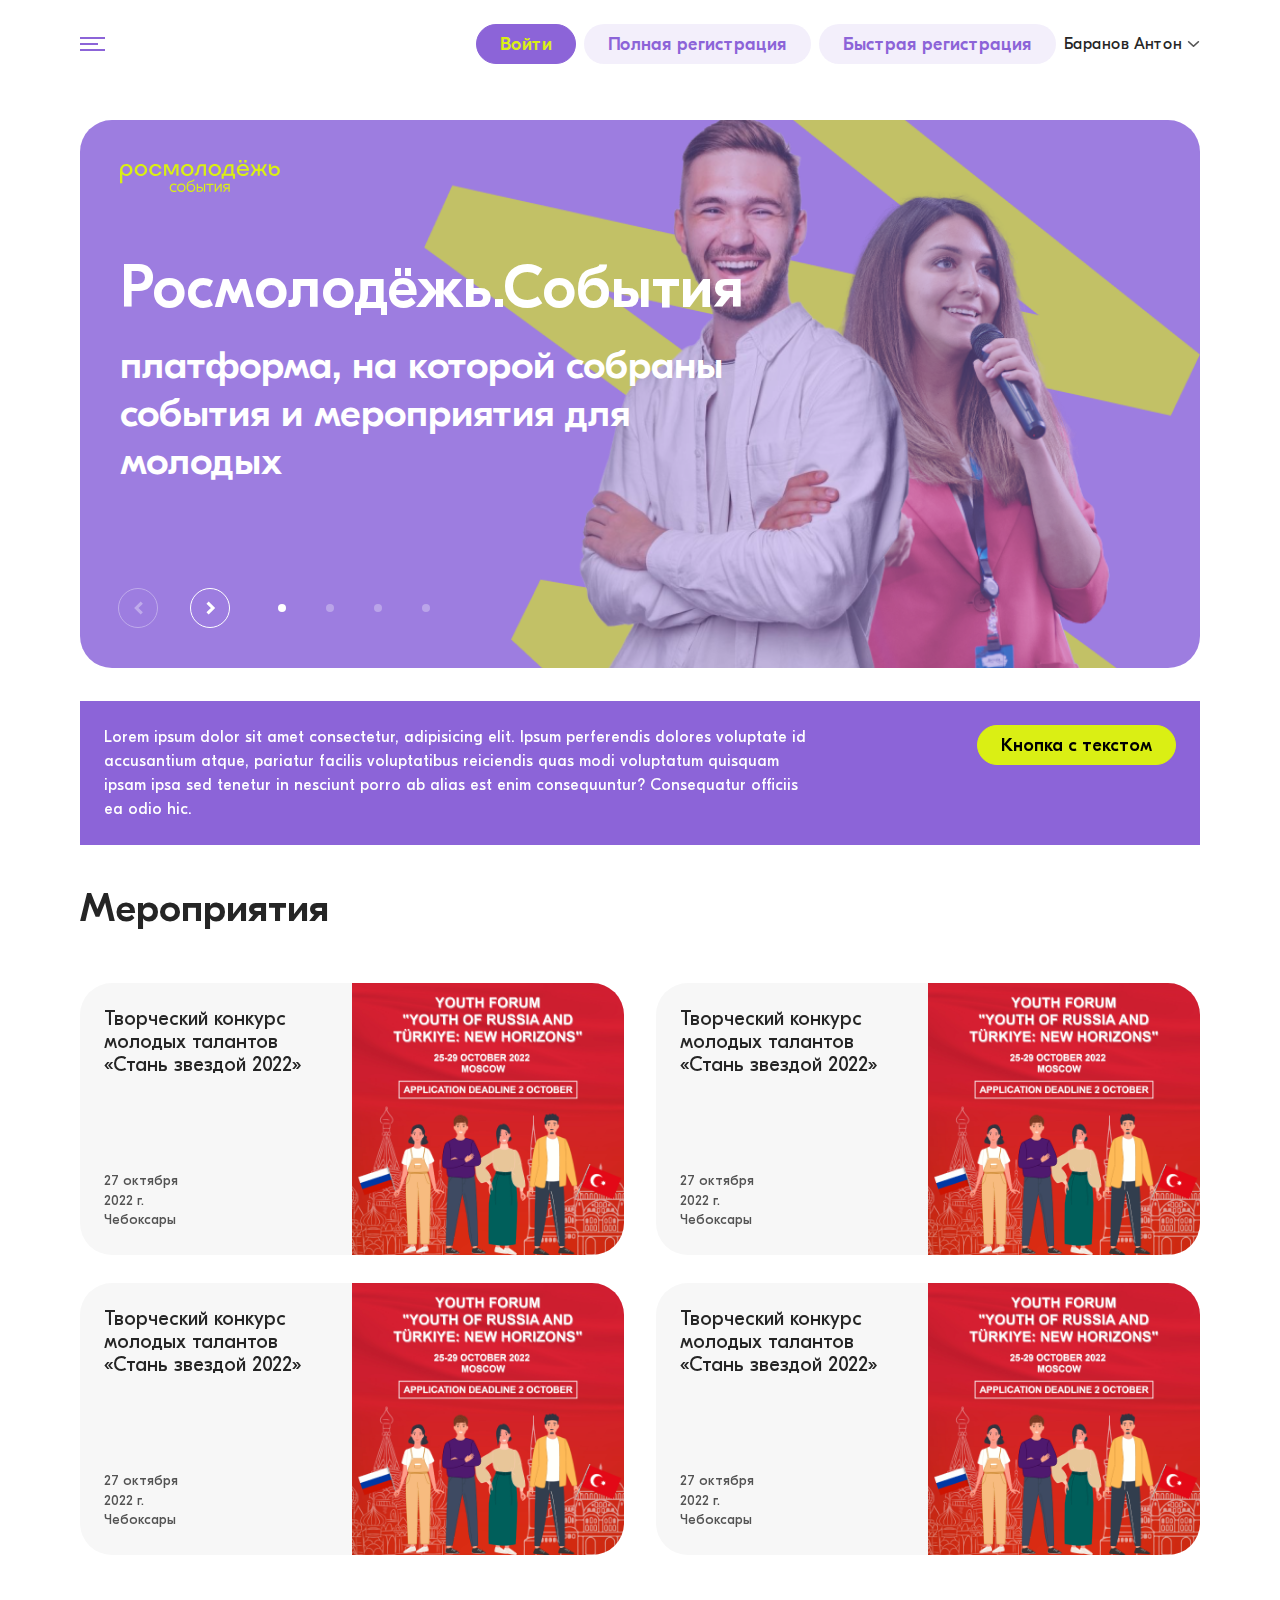
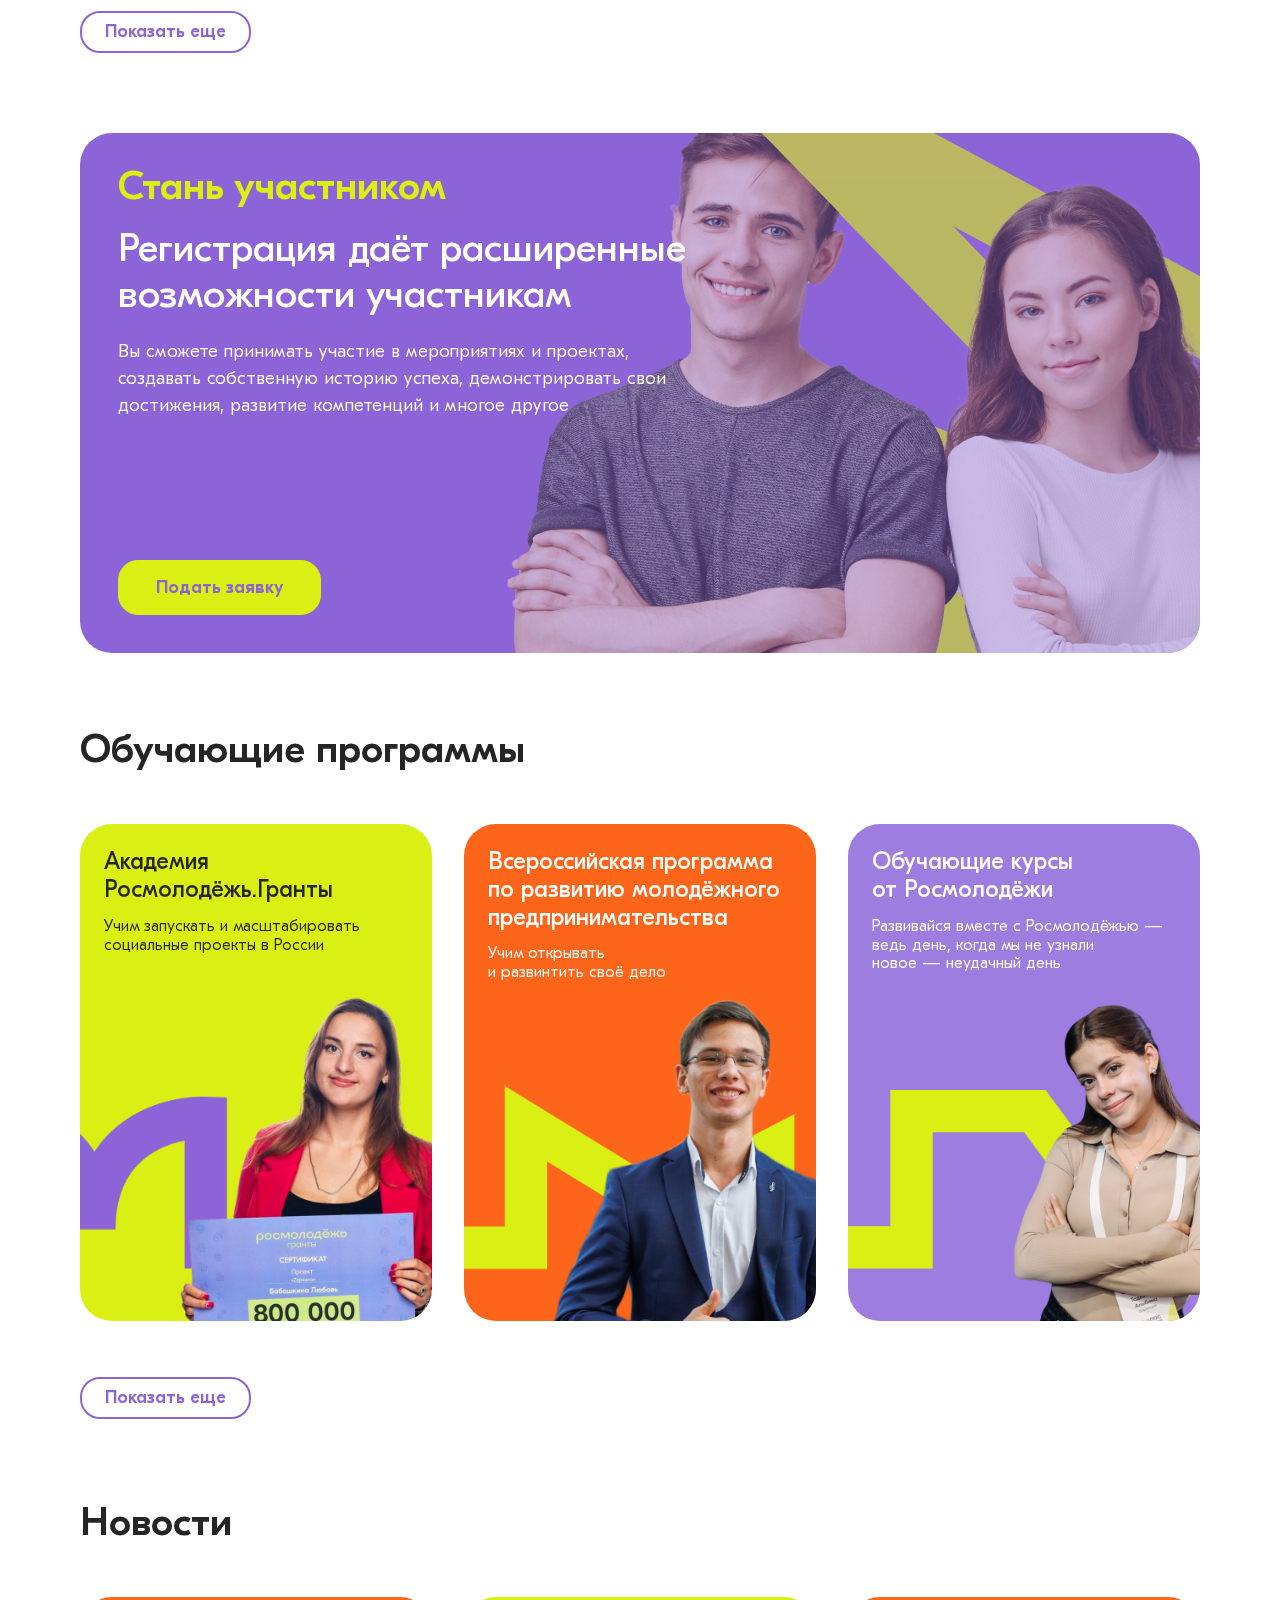
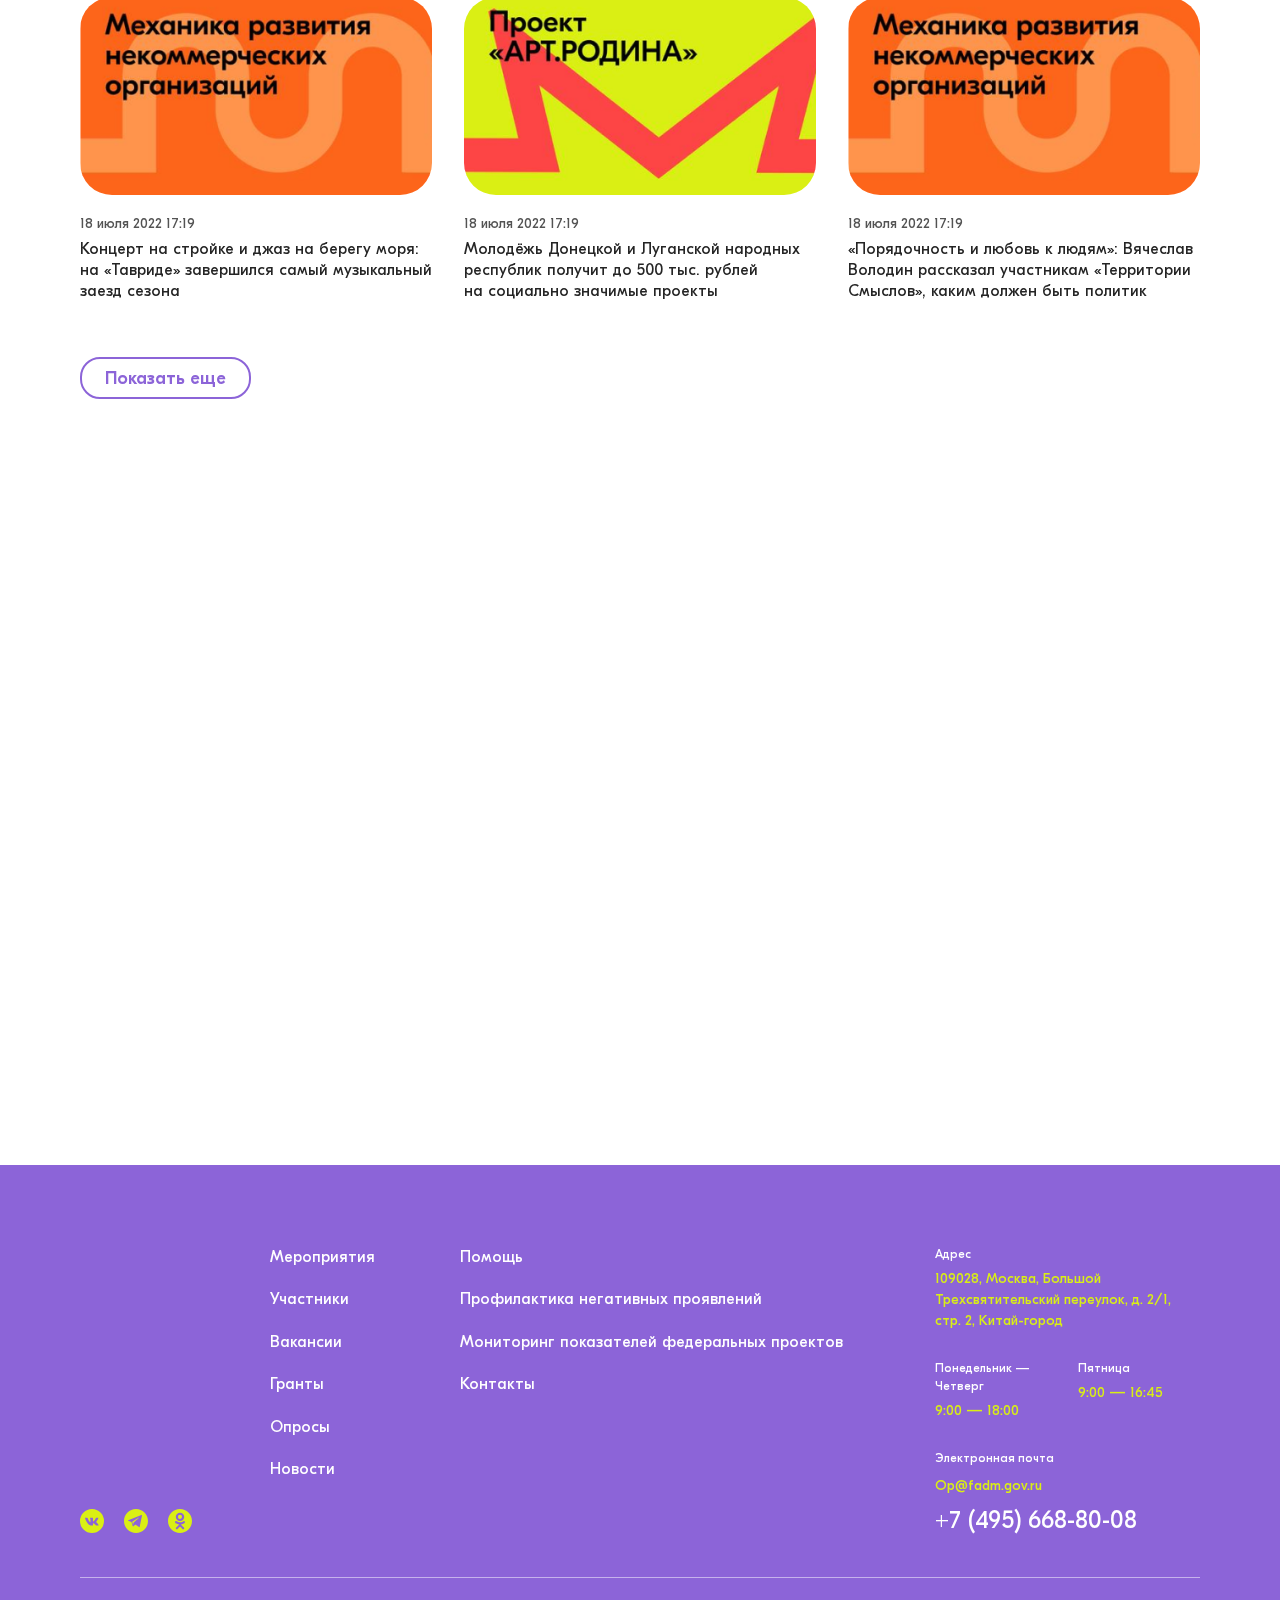
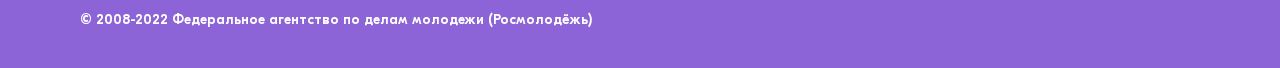
<file: public/index.html>
<!DOCTYPE html>
<html lang="ru">
	<head>
		<meta charset="utf-8">
		<title>АИС Росмолодежь</title>
		<meta name="title" content="Круглосуточная горячая линия Росмолодёжь">
		<meta name="description" content="Федеральное агентство по делам молодёжи (Росмолодёжь) совместно с Фондом Росконгресс запустили Общероссийскую бесплатную горячую линию «Росмолодёжь объясняет»">
		<meta http-equiv="X-UA-Compatible" content="IE=edge"><link rel="apple-touch-icon" sizes="180x180" href="favicon/apple-touch-icon.png">
<link rel="icon" type="image/png" sizes="32x32" href="favicon/favicon-32x32.png">
<link rel="icon" type="image/png" sizes="16x16" href="favicon/favicon-16x16.png">
<link rel="manifest" href="favicon/site.webmanifest">
<link rel="mask-icon" href="favicon/safari-pinned-tab.svg" color="#5bbad5">
<meta name="msapplication-TileColor" content="#da532c">
<meta name="theme-color" content="#ffffff">
<meta property="og:type" content="website">
<meta property="og:url" content="https://hotline.fadm.gov.ru/">
<meta property="og:title" content="Круглосуточная горячая линия Росмолодёжь">
<meta property="og:description" content="Федеральное агентство по делам молодёжи (Росмолодёжь) совместно с Фондом Росконгресс запустили Общероссийскую бесплатную горячую линию «Росмолодёжь объясняет»">
<meta property="og:image" content="/favicon/android-chrome-512x512.png">
<meta property="twitter:card" content="summary_large_image">
<meta property="twitter:url" content="https://hotline.fadm.gov.ru/">
<meta property="twitter:title" content="Круглосуточная горячая линия Росмолодёжь">
<meta property="twitter:description" content="Федеральное агентство по делам молодёжи (Росмолодёжь) совместно с Фондом Росконгресс запустили Общероссийскую бесплатную горячую линию «Росмолодёжь объясняет»">
<meta property="twitter:image" content="/favicon/android-chrome-512x512.png">
		<meta name="viewport" content="width=device-width,initial-scale=1.0,  shrink-to-fit=no"><meta name="format-detection" content="telephone=no"> 
		<link href="libs/swiper/swiper-bundle.min.css" rel="stylesheet"/>
		<link href="libs/@fancyapps/ui/fancybox.css" rel="stylesheet"/>
		<link href="css/main.min.css" rel="stylesheet"/>
	</head>
	<body class="main-page" data-bg="main.jpg">
		<div class="main-wrapper">
			<div class="menu-mobile menu-mobile--js">
				<div class="menu-mobile__inner">
					<div class="toggle-menu-mobile toggle-menu-mobile--js"><span></span>
					</div>
					<nav>
						<ul class="menu" itemscope="itemscope" itemtype="http://schema.org/SiteNavigationElement">
							<li class="menu-item" itemprop="item"><a href="#" itemprop="url">Мероприятия</a></li>
							<li class="menu-item" itemprop="item"><a href="#" itemprop="url">Участники</a></li>
							<li class="menu-item" itemprop="item"><a href="#" itemprop="url">Новости</a></li>
							<li class="menu-item" itemprop="item"><a href="#" itemprop="url">Вакансии</a></li>
							<li class="menu-item" itemprop="item"><a href="#" itemprop="url">Гранты</a></li>
							<li class="menu-item" itemprop="item"><a href="#" itemprop="url">Опросы</a></li>
							<li class="menu-item" itemprop="item"><a href="#" itemprop="url">Помощь</a></li>
							<li class="menu-item" itemprop="item"><a href="#" itemprop="url">FAQ</a></li>
							<li class="menu-item" itemprop="item"><a href="#" itemprop="url">Профилактика негативных проявлений</a></li>
							<li class="menu-item" itemprop="item"><a href="#" itemprop="url">Мониторинг показателей федеральных проектов</a></li>
							<li class="menu-item" itemprop="item"><a href="#" itemprop="url">Контакты</a></li>
						</ul>
					</nav>
					<div class="menu-mobile__row row d-md-none">
						<div class="col-auto">
							<a class="menu-mobile__btn btn btn-primary" href="#">Войти
							</a>
						</div>
						<div class="col-auto">
							<a class="menu-mobile__btn btn btn-secondary" href="#">Полная регистрация
							</a>
						</div>
						<div class="col-auto">
							<a class="menu-mobile__btn btn btn-secondary" href="#">Быстрая регистрация
							</a>
						</div>
					</div>
				</div>
			</div>
			<!--  мобильное меню-->
			<!-- start header-->
			<header class="header" id="header">
				<!-- start top-nav-->
				<div class="top-nav block-with-lazy">
					<div class="container">
						<div class="top-nav__row row">
							<div class="col">
								<div class="toggle-menu-mobile toggle-menu-mobile--js"><span></span>
								</div>
							</div>
							<div class="col-auto d-none d-md-block">
								<a class="top-nav__btn btn btn-primary" href="#">Войти
								</a>
							</div>
							<div class="col-auto d-none d-md-block">
								<a class="top-nav__btn btn btn-secondary" href="#">Полная регистрация
								</a>
							</div>
							<div class="col-auto d-none d-md-block">
								<a class="top-nav__btn btn btn-secondary" href="#">Быстрая регистрация
								</a>
							</div>
							<div class="col-auto">
								<div class="dropdown-block">
									<div class="dropdown-block__toggle">Баранов Антон
									</div>
									<div class="dropdown-block__list"> 
										<a class="dropdown-block__item" href="#">Мой кабинет
										</a>
										<a class="dropdown-block__item" href="#">Выйти
										</a>
									</div>
								</div>
							</div>
						</div>
					</div>
				</div>
				<!-- end top-nav-->
			</header>
			<!-- end header-->
			<main>
				<!-- start headerBlock-->
				<div class="headerBlock section" id="headerBlock">
					<div class="container">
						<div class="headerBlock__slider headerBlock__slider--js swiper">
							<div class="swiper-wrapper">
									<a class="headerBlock__slide swiper-slide" href="#"><img class="img" src="img/svg/logo2.svg" alt="" loading="lazy"/>
										<div class="h1">Росмолодёжь.События</div>
										<div class="h3">платформа, на&nbsp;которой собраны события и&nbsp;мероприятия для молодых</div><img class="bg res-i" src="img/headerBlock-bg-1.png" alt="" loading="lazy"/>
									</a>
									<a class="headerBlock__slide swiper-slide" href="#" style="--bgColor: #8C64D7;"><img class="img" src="img/svg/logo2.svg" alt="" loading="lazy"/>
										<div class="h1">Платформа,<br>на которой собраны<br>все мероприятия<br>для молодых</div><img class="bg res-i" src="img/headerBlock-bg-2.jpg" alt="" loading="lazy"/>
									</a>
									<a class="headerBlock__slide swiper-slide" href="#" style="--bgColor: #DAEF14; --textColor: #252525;"><img class="img" src="img/svg/logo3.svg" alt="" loading="lazy"/>
										<div class="h1">Молодые —<br>главный драйвер<br>развития страны</div>
										<div class="headerBlock__email">fadm.gov.ru
										</div><img class="bg res-i" src="img/headerBlock-bg-3.png" alt="" loading="lazy"/>
									</a>
									<a class="headerBlock__slide swiper-slide" href="#" style="--bgColor: #8C64D7;"><img class="img" src="img/logo4.png" alt="" loading="lazy"/>
										<div class="h1">Превращаем<br>мечты<br>в возможности</div><img class="bg res-i" src="img/headerBlock-bg-4.png" alt="" loading="lazy"/>
									</a>
							</div>
							<div class="headerBlock__controls">
								<div class="swiper-button-hand swiper-button-hand-prev swiper-button-prev">
									<svg class="icon icon-chevron-left ">
										<use xlink:href="img/svg/sprite.svg#chevron-left"></use>
									</svg>
								</div>
								<div class="swiper-button-hand swiper-button-hand-next swiper-button-next">
									<svg class="icon icon-chevron-right ">
										<use xlink:href="img/svg/sprite.svg#chevron-right"></use>
									</svg>
								</div>
								<div class="swiper-pagination"></div>
							</div>
						</div>
					</div>
				</div>
				<div class="container">
					<div class="bg-primary p-4 text-white">
						<div class="row">
							<div class="col">
								<div class="col-lg-10">Lorem ipsum dolor sit amet consectetur, adipisicing elit. Ipsum perferendis dolores voluptate id accusantium atque, pariatur facilis voluptatibus reiciendis quas modi voluptatum quisquam ipsam ipsa sed tenetur in nesciunt porro ab alias est enim consequuntur? Consequatur officiis ea odio hic.</div>
							</div>
							<div class="col-lg-auto"><a class="btn btn-teal" href="#">Кнопка с текстом </a></div>
						</div>
					</div>
				</div>
				<!-- end headerBlock-->
				<!-- start sMainBlock-->
				<section class="sMainBlock section">
					<div class="container">
						<div class="section-title">
							<h2>Мероприятия</h2>
						</div>
						<div class="sMainBlock__wrapper">
							<div class="sMainBlock__row row">
								<div class="col-lg-6">
									<div class="sMainBlock__item">
										<div class="row">
											<div class="sMainBlock__img-col col-sm order-sm-last">
												<a class="sMainBlock__img-wrap" href="#">
													<div class="img-wrap-center"><img class="object-fit-js" src="img/mainblock-img-1.png" alt="" loading="lazy"/>
													</div>
												</a>
											</div>
											<div class="col-sm">
												<div class="sMainBlock__content"><a class="h5" href="#">Творческий конкурс молодых талантов &laquo;Стань звездой 2022&raquo;</a>
													<p>27 октября 2022 г. Чебоксары</p>
												</div>
											</div>
										</div>
									</div>
								</div>
								<div class="col-lg-6">
									<div class="sMainBlock__item">
										<div class="row">
											<div class="sMainBlock__img-col col-sm order-sm-last">
												<a class="sMainBlock__img-wrap" href="#">
													<div class="img-wrap-center"><img class="object-fit-js" src="img/mainblock-img-1.png" alt="" loading="lazy"/>
													</div>
												</a>
											</div>
											<div class="col-sm">
												<div class="sMainBlock__content"><a class="h5" href="#">Творческий конкурс молодых талантов &laquo;Стань звездой 2022&raquo;</a>
													<p>27 октября 2022 г. Чебоксары</p>
												</div>
											</div>
										</div>
									</div>
								</div>
								<div class="col-lg-6">
									<div class="sMainBlock__item">
										<div class="row">
											<div class="sMainBlock__img-col col-sm order-sm-last">
												<a class="sMainBlock__img-wrap" href="#">
													<div class="img-wrap-center"><img class="object-fit-js" src="img/mainblock-img-1.png" alt="" loading="lazy"/>
													</div>
												</a>
											</div>
											<div class="col-sm">
												<div class="sMainBlock__content"><a class="h5" href="#">Творческий конкурс молодых талантов &laquo;Стань звездой 2022&raquo;</a>
													<p>27 октября 2022 г. Чебоксары</p>
												</div>
											</div>
										</div>
									</div>
								</div>
								<div class="col-lg-6">
									<div class="sMainBlock__item">
										<div class="row">
											<div class="sMainBlock__img-col col-sm order-sm-last">
												<a class="sMainBlock__img-wrap" href="#">
													<div class="img-wrap-center"><img class="object-fit-js" src="img/mainblock-img-1.png" alt="" loading="lazy"/>
													</div>
												</a>
											</div>
											<div class="col-sm">
												<div class="sMainBlock__content"><a class="h5" href="#">Творческий конкурс молодых талантов &laquo;Стань звездой 2022&raquo;</a>
													<p>27 октября 2022 г. Чебоксары</p>
												</div>
											</div>
										</div>
									</div>
								</div>
							</div>
						</div>
						<a class="sMainBlock__btn btn btn-outline-primary" href="#">Показать еще
						</a>
					</div>
				</section>
				<!-- end sMainBlock-->
				<!-- start sContact-->
				<section class="sContact section" id="sContact">
					<div class="container">
						<div class="sContact__wrap"><img class="res-i" src="img/sContact-img-1.png" alt="" loading="lazy"/>
							<div class="sContact__content">
								<h2>Стань участником</h2>
								<h3>Регистрация даёт расширенные возможности участникам</h3>
								<p>Вы&nbsp;сможете принимать участие в&nbsp;мероприятиях и&nbsp;проектах, создавать собственную историю успеха, демонстрировать свои достижения, развитие компетенций и&nbsp;многое другое</p><a class="btn btn-primary" href="#">Подать заявку</a>
							</div>
						</div>
					</div>
				</section>
				<!-- end sContact-->
				<!-- start sMainBlock-->
				<section class="sMainBlock section">
					<div class="container">
						<div class="section-title">
							<h2>Обучающие программы</h2>
						</div>
						<div class="sMainBlock__wrapper">
							<div class="sMainBlock__row row">
								<div class="col-sm-6 col-lg-4">
									<a class="sMainBlock__program" href="#" style="--bgColor: #DAEF14; --textColor: #252525;"><img src="img/program-img-1.png" alt="" loading="lazy"/>
										<h4>Академия<br>Росмолодёжь.Гранты</h4>
										<p>Учим запускать и&nbsp;масштабировать социальные проекты в&nbsp;России</p>
									</a>
								</div>
								<div class="col-sm-6 col-lg-4">
									<a class="sMainBlock__program" href="#"><img src="img/program-img-2.png" alt="" loading="lazy"/>
										<h4>Всероссийская программа по&nbsp;развитию молодёжного предпринимательства</h4>
										<p>Учим открывать<br>и&nbsp;развинтить своё дело</p>
									</a>
								</div>
								<div class="col-sm-6 col-lg-4">
									<a class="sMainBlock__program" href="#" style="--bgColor: #9D7DE0;"><img src="img/program-img-3.png" alt="" loading="lazy"/>
										<h4>Обучающие курсы<br>от Росмолодёжи</h4>
										<p>Развивайся вместе с&nbsp;Росмолодёжью&nbsp;&mdash; ведь день, когда мы&nbsp;не&nbsp;узнали<br>новое&nbsp;&mdash; неудачный день</p>
									</a>
								</div>
							</div>
						</div>
						<a class="sMainBlock__btn btn btn-outline-primary" href="#">Показать еще
						</a>
					</div>
				</section>
				<!-- end sMainBlock-->
				<!-- start sMainBlock-->
				<section class="sMainBlock section">
					<div class="container">
						<div class="section-title">
							<h2>Новости</h2>
						</div>
						<div class="sMainBlock__wrapper">
							<div class="sMainBlock__row row">
								<div class="col-sm-6 col-lg-4">
									<a class="sMainBlock__news" href="#">
										<div class="news__picture-wrapper"><img class="res-i" src="img/news-img-1.png" alt="" loading="lazy"/>
										</div>
										<div class="row">
											<div class="col-auto"><span>18 июля 2022</span></div>
											<div class="col-auto"><span>17:19</span></div>
										</div>
										<p>Концерт на&nbsp;стройке и&nbsp;джаз на&nbsp;берегу моря: на&nbsp;&laquo;Тавриде&raquo; завершился самый музыкальный заезд сезона</p>
									</a>
								</div>
								<div class="col-sm-6 col-lg-4">
									<a class="sMainBlock__news" href="#">
										<div class="news__picture-wrapper"><img class="res-i" src="img/news-img-2.png" alt="" loading="lazy"/>
										</div>
										<div class="row">
											<div class="col-auto"><span>18 июля 2022</span></div>
											<div class="col-auto"><span>17:19</span></div>
										</div>
										<p>Молодёжь Донецкой и&nbsp;Луганской народных республик получит до&nbsp;500&nbsp;тыс. рублей на&nbsp;социально значимые проекты</p>
									</a>
								</div>
								<div class="col-sm-6 col-lg-4">
									<a class="sMainBlock__news" href="#">
										<div class="news__picture-wrapper"><img class="res-i" src="img/news-img-1.png" alt="" loading="lazy"/>
										</div>
										<div class="row">
											<div class="col-auto"><span>18 июля 2022</span></div>
											<div class="col-auto"><span>17:19</span></div>
										</div>
										<p>&laquo;Порядочность и&nbsp;любовь к&nbsp;людям&raquo;: Вячеслав Володин рассказал участникам &laquo;Территории Смыслов&raquo;, каким должен быть политик</p>
									</a>
								</div>
							</div>
						</div>
						<a class="sMainBlock__btn btn btn-outline-primary" href="#">Показать еще
						</a>
					</div>
				</section>
				<!-- end sMainBlock-->
				<!-- start sVideo-->
				<div class="sVideo section" id="sVideo">
					<div class="container">
						<div class="sVideo__video-wrap"><iframe src="https://www.youtube.com/embed/L_LUpnjgPso" title="Fireplace 10 hours full HD" allow="accelerometer; autoplay; clipboard-write; encrypted-media; gyroscope; picture-in-picture" allowfullscreen></iframe>
						</div>
					</div>
				</div>
				<!-- end sVideo-->
			</main>
			<footer class="footer section">
				<div class="container">
					<div class="footer__row row">
						<div class="col-md-12 col-lg-2"><a href="#"> <img src="img/svg/logo.svg" alt="" loading="lazy"/></a></div>
						<div class="col-6 col-lg-2">
							<ul>
								<li><a href="#">Мероприятия</a></li>
								<li><a href="#">Участники</a></li>
								<li><a href="#">Вакансии</a></li>
								<li><a href="#">Гранты</a></li>
								<li><a href="#">Опросы</a></li>
								<li><a href="#">Новости</a></li>
							</ul>
						</div>
						<div class="col-6 col-lg-5">
							<ul>
								<li><a href="#">Помощь</a></li>
								<li><a href="#">Профилактика негативных проявлений</a></li>
								<li><a href="#">Мониторинг показателей федеральных проектов</a></li>
								<li><a href="#">Контакты</a></li>
							</ul>
						</div>
						<div class="col-md-12 col-lg-3">
							<div class="footer__inner-row row">
								<div class="col-12">
									<div class="footer__title">Адрес
									</div>
									<div class="footer__text">109028, Москва, Большой Трехсвятительский переулок, д. 2/1, стр.&nbsp;2, Китай-город
									</div>
								</div>
								<div class="col-12">
									<div class="row">
										<div class="col">
											<div class="footer__title">Понедельник&nbsp;&mdash; Четверг
											</div>
											<div class="footer__text">9:00&nbsp;&mdash; 18:00
											</div>
										</div>
										<div class="col">
											<div class="footer__title">Пятница
											</div>
											<div class="footer__text">9:00&nbsp;&mdash; 16:45
											</div>
										</div>
									</div>
								</div>
								<div class="col-12">
									<div class="footer__title">Электронная почта
									</div>
									<a class="footer__text" href="mailto:Op@fadm.gov.ru">Op@fadm.gov.ru
									</a>
								</div>
							</div>
						</div>
						<div class="footer__col col">
							<div class="soc">
								<a class="soc__item" href="#" target="_blank">
									<svg class="icon icon-vk ">
										<use xlink:href="img/svg/sprite.svg#vk"></use>
									</svg>
								</a>
								<a class="soc__item" href="#" target="_blank">
									<svg class="icon icon-tg ">
										<use xlink:href="img/svg/sprite.svg#tg"></use>
									</svg>
								</a>
								<a class="soc__item" href="#" target="_blank">
									<svg class="icon icon-ok ">
										<use xlink:href="img/svg/sprite.svg#ok"></use>
									</svg>
								</a>
							</div>
						</div>
						<div class="col-md-auto col-lg-3">
							<a class="footer__tel" href="tel:+74956688008">+7 (495) 668-80-08
							</a>
						</div>
					</div>
					<div class="footer__bottom-text">© 2008-2022 Федеральное агентство по делам молодежи (Росмолодёжь)
					</div>
				</div>
			</footer>
		</div>
		<!--  start modals-->
		<div id="modal-call" style="display: none">
			<div class="modal-win">
				<div class="form-wrap">
					<form>
						<div class="text-center">
							<div class="form-wrap__title form-data h3 ttu">Обратный звонок
							</div>
							<p class="after-headline">Заполните заявку и&nbsp;мы&nbsp;с&nbsp;Вами свяжемся в&nbsp;течение 15&nbsp;минут</p>
						</div>
						<div class="form-wrap__input-wrap form-group"><input class="form-wrap__input form-control" name="text" type="text" placeholder="Ваше Имя" required="required"/> 
						</div>
						<!-- +e.input-wrap-->
						<button class="form-wrap__btn btn" type="submit"> 
						</button>
						<div class="form-wrap__policy">
							<label class="custom-input form-check"><input class="custom-input__input form-check-input" name="checkbox" type="checkbox" checked="checked"/><small class="custom-input__text text-secondary">Согласен на обработку и хранение моих персональных данных в соответствии с условиями</small>
							</label>
						</div>
					</form>
				</div>
			</div>
		</div>
		<!-- #modal-call-->
		<!-- end modals-->
		<script src="libs/jquery/jquery.min.js"></script>
		<script src="libs/@fancyapps/ui/fancybox.umd.js"> </script>
		<script src="libs/swiper/swiper-bundle.min.js"> </script>
		<script src="libs/inputmask/inputmask.min.js"> </script>
		<script src="js/common.js"></script>
	</body>
</html>
</file>
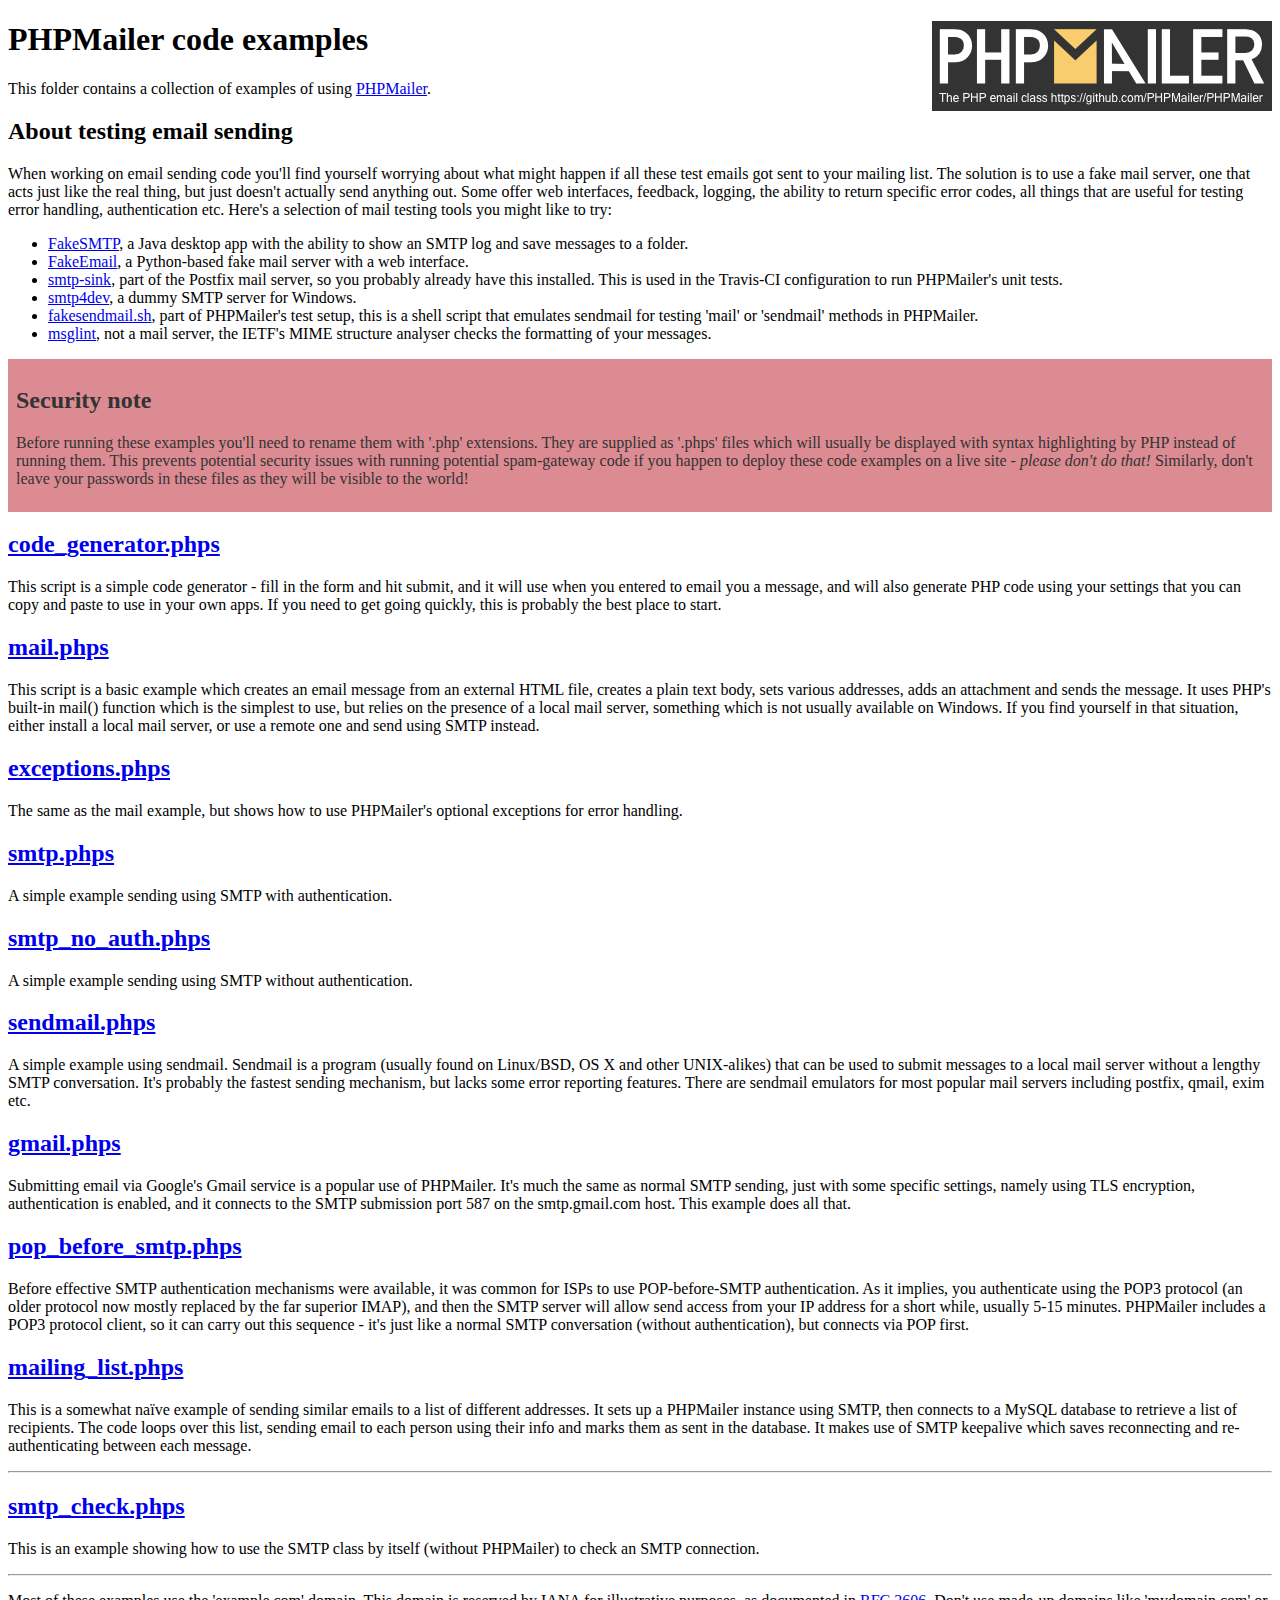
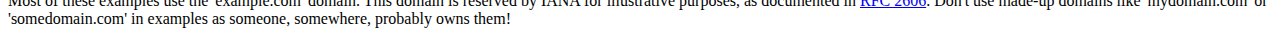
<file: public/vendor/phpmailer/phpmailer/examples/index.html>
<!DOCTYPE html>
<html>
<head>
	<meta charset="UTF-8">
	<title>PHPMailer Examples</title>
</head>
<body>
<h1>PHPMailer code examples<a href="https://github.com/PHPMailer/PHPMailer"><img src="images/phpmailer.png" style="float:right; border:0;" alt="PHPMailer logo"></a></h1>
<p>This folder contains a collection of examples of using <a href="https://github.com/PHPMailer/PHPMailer">PHPMailer</a>.</p>
<h2>About testing email sending</h2>
<p>When working on email sending code you'll find yourself worrying about what might happen if all these test emails got sent to your mailing list. The solution is to use a fake mail server, one that acts just like the real thing, but just doesn't actually send anything out. Some offer web interfaces, feedback, logging, the ability to return specific error codes, all things that are useful for testing error handling, authentication etc. Here's a selection of mail testing tools you might like to try:</p>
<ul>
  <li><a href="https://github.com/Nilhcem/FakeSMTP">FakeSMTP</a>, a Java desktop app with the ability to show an SMTP log and save messages to a folder. </li>
  <li><a href="https://github.com/isotoma/FakeEmail">FakeEmail</a>, a Python-based fake mail server with a web interface.</li>
  <li><a href="http://www.postfix.org/smtp-sink.1.html">smtp-sink</a>, part of the Postfix mail server, so you probably already have this installed. This is used in the Travis-CI configuration to run PHPMailer's unit tests.</li>
  <li><a href="http://smtp4dev.codeplex.com">smtp4dev</a>, a dummy SMTP server for Windows.</li>
  <li><a href="https://github.com/PHPMailer/PHPMailer/blob/master/test/fakesendmail.sh">fakesendmail.sh</a>, part of PHPMailer's test setup, this is a shell script that emulates sendmail for testing 'mail' or 'sendmail' methods in PHPMailer.</li>
  <li><a href="http://tools.ietf.org/tools/msglint/">msglint</a>, not a mail server, the IETF's MIME structure analyser checks the formatting of your messages.</li>
</ul>
<div style="padding: 8px; color: #333333; background-color: #dc8b92">
<h2>Security note</h2>
<p>Before running these examples you'll need to rename them with '.php' extensions. They are supplied as '.phps' files which will usually be displayed with syntax highlighting by PHP instead of running them. This prevents potential security issues with running potential spam-gateway code if you happen to deploy these code examples on a live site - <em>please don't do that!</em> Similarly, don't leave your passwords in these files as they will be visible to the world!</p>
</div>
<h2><a href="code_generator.phps">code_generator.phps</a></h2>
<p>This script is a simple code generator - fill in the form and hit submit, and it will use when you entered to email you a message, and will also generate PHP code using your settings that you can copy and paste to use in your own apps. If you need to get going quickly, this is probably the best place to start.</p>
<h2><a href="mail.phps">mail.phps</a></h2>
<p>This script is a basic example which creates an email message from an external HTML file, creates a plain text body, sets various addresses, adds an attachment and sends the message. It uses PHP's built-in mail() function which is the simplest to use, but relies on the presence of a local mail server, something which is not usually available on Windows. If you find yourself in that situation, either install a local mail server, or use a remote one and send using SMTP instead.</p>
<h2><a href="exceptions.phps">exceptions.phps</a></h2>
<p>The same as the mail example, but shows how to use PHPMailer's optional exceptions for error handling.</p>
<h2><a href="smtp.phps">smtp.phps</a></h2>
<p>A simple example sending using SMTP with authentication.</p>
<h2><a href="smtp_no_auth.phps">smtp_no_auth.phps</a></h2>
<p>A simple example sending using SMTP without authentication.</p>
<h2><a href="sendmail.phps">sendmail.phps</a></h2>
<p>A simple example using sendmail. Sendmail is a program (usually found on Linux/BSD, OS X and other UNIX-alikes) that can be used to submit messages to a local mail server without a lengthy SMTP conversation. It's probably the fastest sending mechanism, but lacks some error reporting features. There are sendmail emulators for most popular mail servers including postfix, qmail, exim etc.</p>
<h2><a href="gmail.phps">gmail.phps</a></h2>
<p>Submitting email via Google's Gmail service is a popular use of PHPMailer. It's much the same as normal SMTP sending, just with some specific settings, namely using TLS encryption, authentication is enabled, and it connects to the SMTP submission port 587 on the smtp.gmail.com host. This example does all that.</p>
<h2><a href="pop_before_smtp.phps">pop_before_smtp.phps</a></h2>
<p>Before effective SMTP authentication mechanisms were available, it was common for ISPs to use POP-before-SMTP authentication. As it implies, you authenticate using the POP3 protocol (an older protocol now mostly replaced by the far superior IMAP), and then the SMTP server will allow send access from your IP address for a short while, usually 5-15 minutes. PHPMailer includes a POP3 protocol client, so it can carry out this sequence - it's just like a normal SMTP conversation (without authentication), but connects via POP first.</p>
<h2><a href="mailing_list.phps">mailing_list.phps</a></h2>
<p>This is a somewhat naïve example of sending similar emails to a list of different addresses. It sets up a PHPMailer instance using SMTP, then connects to a MySQL database to retrieve a list of recipients. The code loops over this list, sending email to each person using their info and marks them as sent in the database. It makes use of SMTP keepalive which saves reconnecting and re-authenticating between each message.</p>
<hr>
<h2><a href="smtp_check.phps">smtp_check.phps</a></h2>
<p>This is an example showing how to use the SMTP class by itself (without PHPMailer) to check an SMTP connection.</p>
<hr>
<p>Most of these examples use the 'example.com' domain. This domain is reserved by IANA for illustrative purposes, as documented in <a href="http://tools.ietf.org/html/rfc2606">RFC 2606</a>. Don't use made-up domains like 'mydomain.com' or 'somedomain.com' in examples as someone, somewhere, probably owns them!</p>
</body>
</html>
</file>
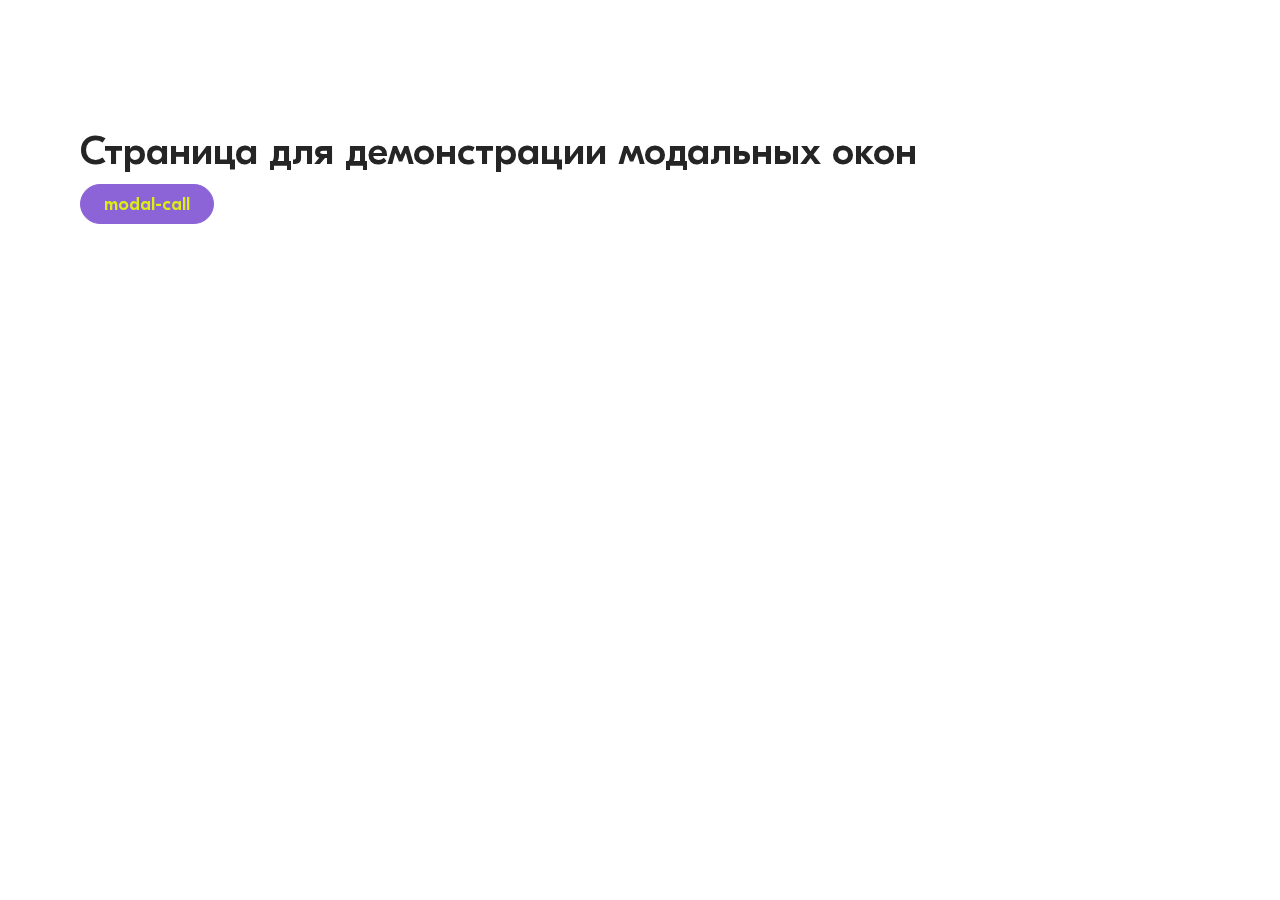
<file: public/00-modal.html>
<!DOCTYPE html>
<html lang="ru">
	<head>
		<meta charset="utf-8">
		<title>Модальные окна</title>
		<meta name="title" content="Круглосуточная горячая линия Росмолодёжь">
		<meta name="description" content="Федеральное агентство по делам молодёжи (Росмолодёжь) совместно с Фондом Росконгресс запустили Общероссийскую бесплатную горячую линию «Росмолодёжь объясняет»">
		<meta http-equiv="X-UA-Compatible" content="IE=edge"><link rel="apple-touch-icon" sizes="180x180" href="favicon/apple-touch-icon.png">
<link rel="icon" type="image/png" sizes="32x32" href="favicon/favicon-32x32.png">
<link rel="icon" type="image/png" sizes="16x16" href="favicon/favicon-16x16.png">
<link rel="manifest" href="favicon/site.webmanifest">
<link rel="mask-icon" href="favicon/safari-pinned-tab.svg" color="#5bbad5">
<meta name="msapplication-TileColor" content="#da532c">
<meta name="theme-color" content="#ffffff">
<meta property="og:type" content="website">
<meta property="og:url" content="https://hotline.fadm.gov.ru/">
<meta property="og:title" content="Круглосуточная горячая линия Росмолодёжь">
<meta property="og:description" content="Федеральное агентство по делам молодёжи (Росмолодёжь) совместно с Фондом Росконгресс запустили Общероссийскую бесплатную горячую линию «Росмолодёжь объясняет»">
<meta property="og:image" content="/favicon/android-chrome-512x512.png">
<meta property="twitter:card" content="summary_large_image">
<meta property="twitter:url" content="https://hotline.fadm.gov.ru/">
<meta property="twitter:title" content="Круглосуточная горячая линия Росмолодёжь">
<meta property="twitter:description" content="Федеральное агентство по делам молодёжи (Росмолодёжь) совместно с Фондом Росконгресс запустили Общероссийскую бесплатную горячую линию «Росмолодёжь объясняет»">
<meta property="twitter:image" content="/favicon/android-chrome-512x512.png">
		<meta name="viewport" content="width=device-width,initial-scale=1.0,  shrink-to-fit=no"><meta name="format-detection" content="telephone=no"> 
		<link href="libs/swiper/swiper-bundle.min.css" rel="stylesheet"/>
		<link href="libs/@fancyapps/ui/fancybox.css" rel="stylesheet"/>
		<link href="css/main.min.css" rel="stylesheet"/>
	</head>
	<body>
		<div class="main-wrapper">
			<main>
				<div class="section container">
					<h1>Страница для  демонстрации модальных окон</h1>
					<div class="row">
												<div class="col-auto mb-2"><a class="btn btn-primary" href="#" data-src="modal-call" data-fancybox="modal">modal-call</a></div>
					</div>
				</div>
			</main>
		</div>
		<!--  start modals-->
		<div id="modal-call" style="display: none">
			<div class="modal-win">
				<div class="form-wrap">
					<form>
						<div class="text-center">
							<div class="form-wrap__title form-data h3 ttu">Обратный звонок
							</div>
							<p class="after-headline">Заполните заявку и&nbsp;мы&nbsp;с&nbsp;Вами свяжемся в&nbsp;течение 15&nbsp;минут</p>
						</div>
						<div class="form-wrap__input-wrap form-group"><input class="form-wrap__input form-control" name="text" type="text" placeholder="Ваше Имя" required="required"/> 
						</div>
						<!-- +e.input-wrap-->
						<button class="form-wrap__btn btn" type="submit"> 
						</button>
						<div class="form-wrap__policy">
							<label class="custom-input form-check"><input class="custom-input__input form-check-input" name="checkbox" type="checkbox" checked="checked"/><small class="custom-input__text text-secondary">Согласен на обработку и хранение моих персональных данных в соответствии с условиями</small>
							</label>
						</div>
					</form>
				</div>
			</div>
		</div>
		<!-- #modal-call-->
		<!-- end modals-->
		<script src="libs/jquery/jquery.min.js"></script>
		<script src="libs/@fancyapps/ui/fancybox.umd.js"> </script>
		<script src="libs/swiper/swiper-bundle.min.js"> </script>
		<script src="libs/inputmask/inputmask.min.js"> </script>
		<script src="js/common.js"></script>
	</body>
</html>
</file>
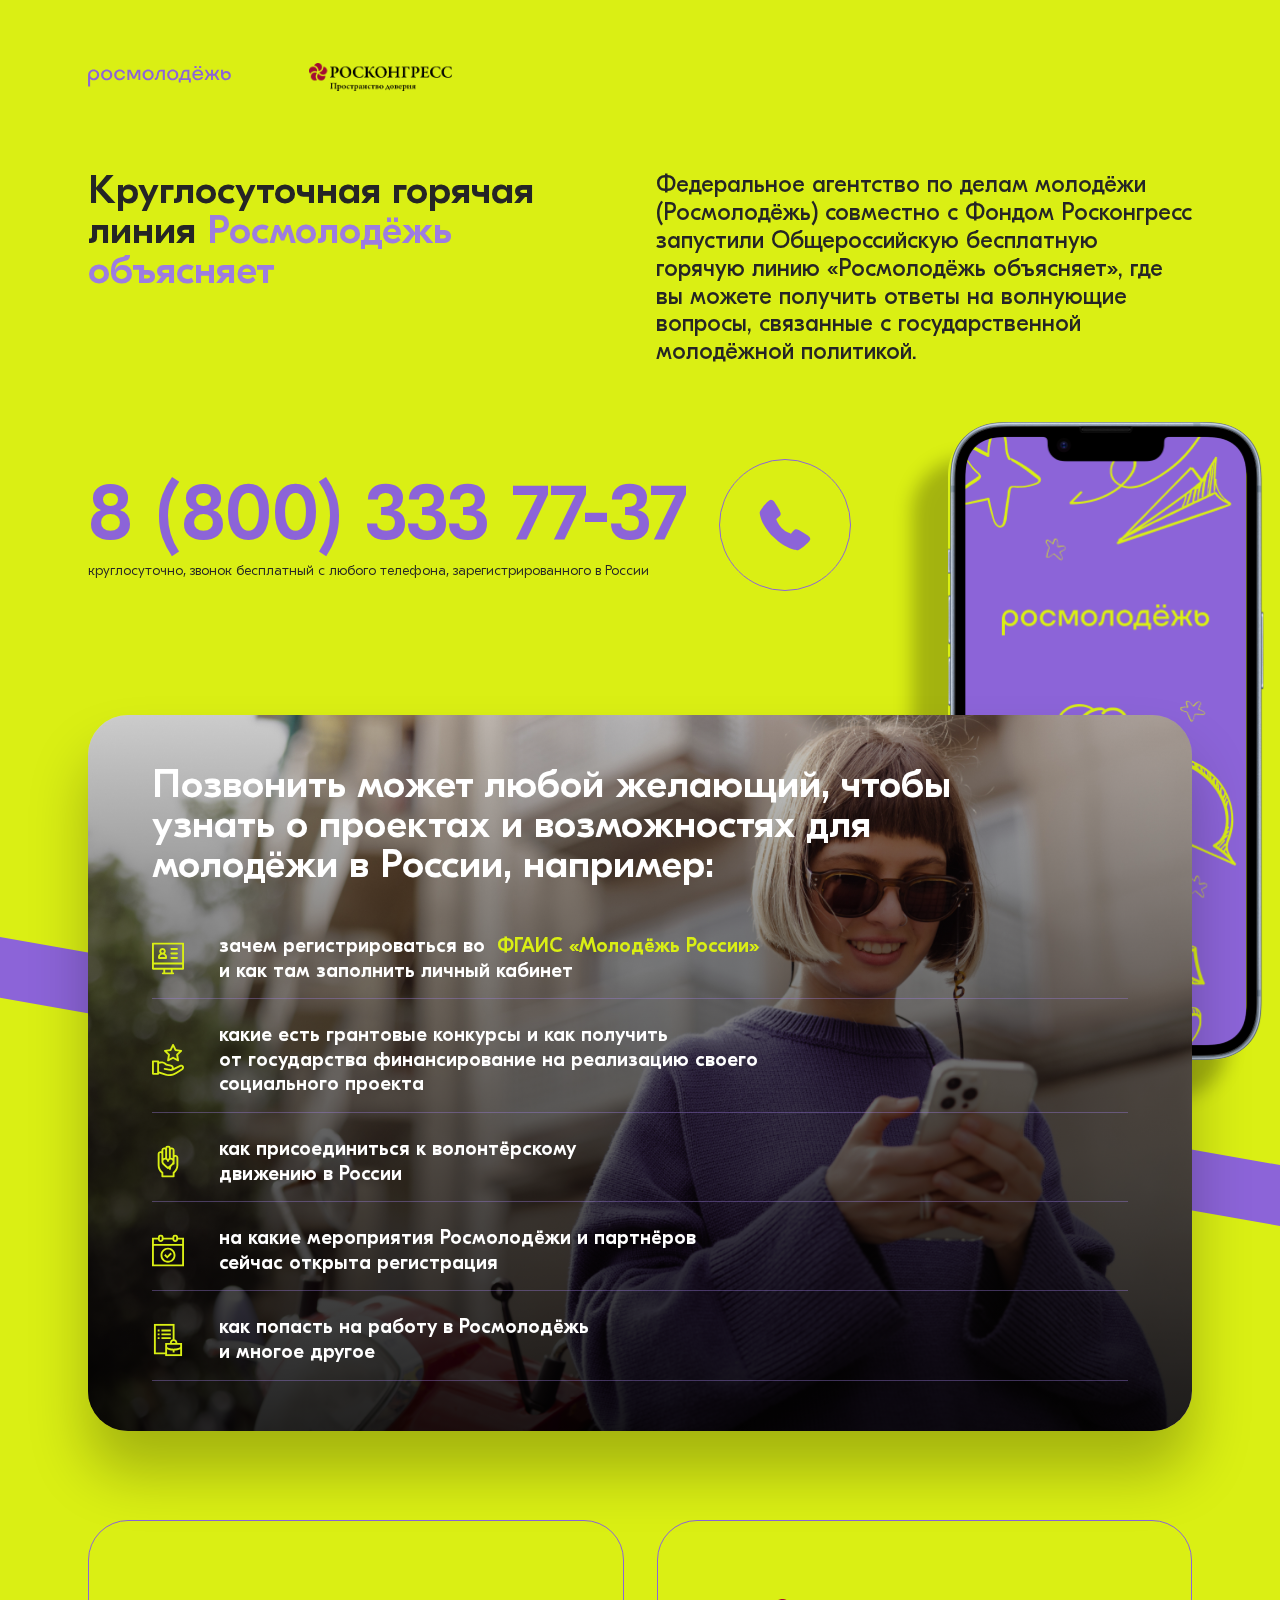
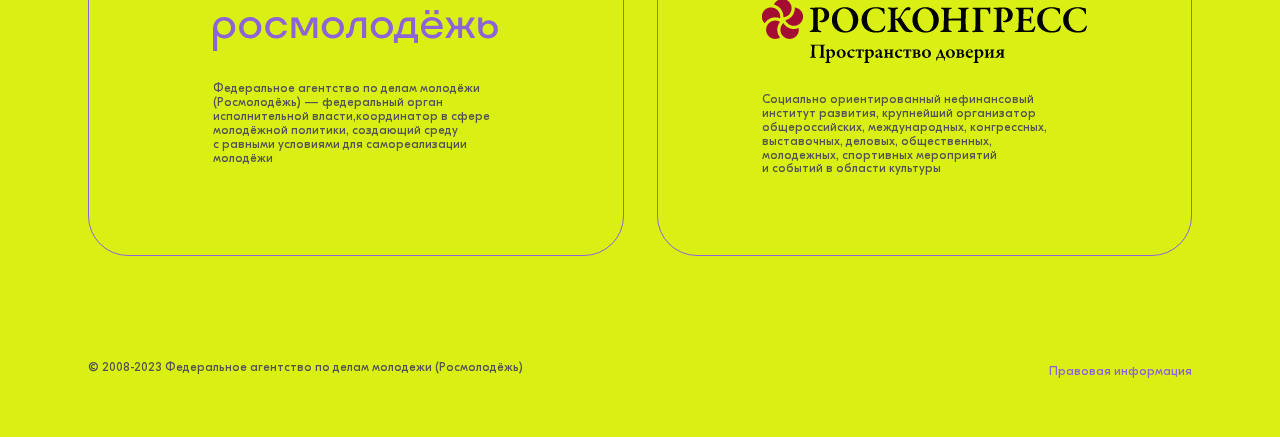
<file: public/02-support.html>
<!DOCTYPE html>
<html lang="ru">
	<head>
		<meta charset="utf-8">
		<title>Круглосуточная горячая линия Росмолодёжь</title>
		<meta name="title" content="Круглосуточная горячая линия Росмолодёжь">
		<meta name="description" content="Федеральное агентство по делам молодёжи (Росмолодёжь) совместно с Фондом Росконгресс запустили Общероссийскую бесплатную горячую линию «Росмолодёжь объясняет»">
		<meta http-equiv="X-UA-Compatible" content="IE=edge"><link rel="apple-touch-icon" sizes="180x180" href="favicon/apple-touch-icon.png">
<link rel="icon" type="image/png" sizes="32x32" href="favicon/favicon-32x32.png">
<link rel="icon" type="image/png" sizes="16x16" href="favicon/favicon-16x16.png">
<link rel="manifest" href="favicon/site.webmanifest">
<link rel="mask-icon" href="favicon/safari-pinned-tab.svg" color="#5bbad5">
<meta name="msapplication-TileColor" content="#da532c">
<meta name="theme-color" content="#ffffff">
<meta property="og:type" content="website">
<meta property="og:url" content="https://hotline.fadm.gov.ru/">
<meta property="og:title" content="Круглосуточная горячая линия Росмолодёжь">
<meta property="og:description" content="Федеральное агентство по делам молодёжи (Росмолодёжь) совместно с Фондом Росконгресс запустили Общероссийскую бесплатную горячую линию «Росмолодёжь объясняет»">
<meta property="og:image" content="/favicon/android-chrome-512x512.png">
<meta property="twitter:card" content="summary_large_image">
<meta property="twitter:url" content="https://hotline.fadm.gov.ru/">
<meta property="twitter:title" content="Круглосуточная горячая линия Росмолодёжь">
<meta property="twitter:description" content="Федеральное агентство по делам молодёжи (Росмолодёжь) совместно с Фондом Росконгресс запустили Общероссийскую бесплатную горячую линию «Росмолодёжь объясняет»">
<meta property="twitter:image" content="/favicon/android-chrome-512x512.png">
		<meta name="viewport" content="width=device-width,initial-scale=1.0,  shrink-to-fit=no"><meta name="format-detection" content="telephone=no"> 
		<link href="libs/swiper/swiper-bundle.min.css" rel="stylesheet"/>
		<link href="libs/@fancyapps/ui/fancybox.css" rel="stylesheet"/>
		<link href="css/main.min.css" rel="stylesheet"/>
	</head>
	<body class="support-page" data-bg="">
		<div class="main-wrapper">
			<!-- start sSupportHead-->
			<header class="sSupportHead section" id="sSupportHead">
				<div class="sSupportHead__container container custom-container">
					<div class="soc">
						<a class="soc__item" href="https://vk.com/rosmolodez" target="_blank">
							<svg class="icon icon-vk ">
								<use xlink:href="img/svg/sprite.svg#vk"></use>
							</svg>
						</a>
						<a class="soc__item" href="https://t.me/rosmolodez" target="_blank">
							<svg class="icon icon-tg2 ">
								<use xlink:href="img/svg/sprite.svg#tg2"></use>
							</svg>
						</a>
						<a class="soc__item" href="https://dzen.ru/rosmolodez" target="_blank">
							<svg class="icon icon-dzen ">
								<use xlink:href="img/svg/sprite.svg#dzen"></use>
							</svg>
						</a>
						<a class="soc__item" href="https://ok.ru/rosmolodez" target="_blank">
							<svg class="icon icon-ok2 ">
								<use xlink:href="img/svg/sprite.svg#ok2"></use>
							</svg>
						</a>
					</div>
					<div class="sSupportHead__row row">
						<div class="col-auto">
							<a class="sSupportHead__logo" href="https://fadm.gov.ru/" target="_blank"><img src="img/svg/logo3.svg" alt="" loading="lazy"/>
							</a>
						</div>
						<div class="col-auto">
							<a class="sSupportHead__logo" href="https://roscongress.org/" target="_blank"><img src="img/logo5.png" alt="" loading="lazy"/>
							</a>
						</div>
					</div>
				</div>
			</header>
			<!-- end sSupportHead-->
			<main>
				<!-- start sHotlineBlock-->
				<section class="sHotlineBlock section" id="sHotlineBlock">
					<div class="sHotlineBlock__container container custom-container">
						<div class="sHotlineBlock__row row">
							<div class="col-lg-6 order-1">
								<h1>Круглосуточная горячая линия <span>Росмолодёжь объясняет</span></h1>
							</div>
							<div class="col-lg-6 order-3 order-lg-2">
								<div class="sHotlineBlock__text-wrap"> 
									<div class="sHotlineBlock__text">Федеральное агентство по&nbsp;делам молодёжи (Росмолодёжь) совместно с&nbsp;Фондом Росконгресс запустили Общероссийскую бесплатную горячую линию &laquo;Росмолодёжь объясняет&raquo;, где вы&nbsp;можете получить ответы на&nbsp;волнующие вопросы, связанные с&nbsp;государственной молодёжной политикой.
									</div><img class="phone" src="img/phone.png" alt=""/>
								</div>
							</div>
							<div class="col-lg-7 order-2 order-lg-3">
								<a class="sHotlineBlock__tel-wrap" href="tel:88003337737">
									<div class="sHotlineBlock__tel-link">8 (800) 333 77-37
									</div>
									<div class="sHotlineBlock__icon-wrap">
										<svg class="icon icon-phone ">
											<use xlink:href="img/svg/sprite.svg#phone"></use>
										</svg>
									</div>
									<p>круглосуточно, звонок бесплатный с любого телефона, зарегистрированного в России</p>
								</a>
							</div>
						</div>
					</div>
				</section>
				<!-- end sHotlineBlock-->
				<!-- start sExamples-->
				<section class="sExamples section" id="sExamples">
					<div class="sExamples__container container custom-container"><img class="bg-line-1" src="img/svg/bg-line-1.svg" alt=""/><img class="bg-line-2" src="img/svg/bg-line-2.svg" alt=""/>
						<div class="sExamples__wrap bg-wrap">
							<picture class="picture-bg">
								<source media="(min-width: 576px)" srcset="img/sExamples-bg-1.jpg"/><img src="img/sExamples-bg-sm-1.jpg" alt=""/>
							</picture>
							<h2>Позвонить может любой желающий, чтобы узнать о&nbsp;проектах и&nbsp;возможностях для молодёжи в&nbsp;России, например:</h2>
							<div class="sExamples__inner-wrap">
								<div class="sExamples__item"> <img src="img/svg/sExamples-svg-1.svg" alt="" loading="lazy"/>
									<h5>зачем регистрироваться во&nbsp; <span>ФГАИС &laquo;Молодёжь России&raquo;</span><br>и&nbsp;как там заполнить личный кабинет</h5>
								</div>
								<div class="sExamples__item"> <img src="img/svg/sExamples-svg-2.svg" alt="" loading="lazy"/>
									<h5>какие есть грантовые конкурсы и&nbsp;как получить от&nbsp;государства финансирование на&nbsp;реализацию своего социального проекта</h5>
								</div>
								<div class="sExamples__item"> <img src="img/svg/sExamples-svg-3.svg" alt="" loading="lazy"/>
									<h5>как присоединиться к&nbsp;волонтёрскому<br>движению в&nbsp;России</h5>
								</div>
								<div class="sExamples__item"> <img src="img/svg/sExamples-svg-4.svg" alt="" loading="lazy"/>
									<h5>на&nbsp;какие мероприятия Росмолодёжи и&nbsp;партнёров<br>сейчас открыта регистрация</h5>
								</div>
								<div class="sExamples__item"> <img src="img/svg/sExamples-svg-5.svg" alt="" loading="lazy"/>
									<h5>как попасть на&nbsp;работу в&nbsp;Росмолодёжь<br>и&nbsp;многое другое</h5>
								</div>
							</div>
						</div>
					</div>
				</section>
				<!-- end sExamples-->
				<!-- start sSponsors-->
				<div class="sSponsors section" id="sSponsors">
					<div class="container custom-container">
						<div class="sSponsors__row row">
							<div class="col-lg-6">
								<div class="sSponsors__item">
									<div class="sSponsors__wrap"><img src="img/svg/logo3.svg" alt="" loading="lazy"/>
										<p>Федеральное агентство по&nbsp;делам молодёжи (Росмолодёжь)&nbsp;&mdash; федеральный орган исполнительной власти,координатор в&nbsp;сфере молодёжной политики, создающий среду с&nbsp;равными условиями для самореализации молодёжи</p>
									</div>
								</div>
							</div>
							<div class="col-lg-6">
								<div class="sSponsors__item">
									<div class="sSponsors__wrap"><img src="img/logo5.png" alt="" loading="lazy"/>
										<p>Социально ориентированный нефинансовый институт развития, крупнейший организатор общероссийских, международных, конгрессных, выставочных, деловых, общественных, молодежных, спортивных мероприятий и&nbsp;событий в&nbsp;области культуры</p>
									</div>
								</div>
							</div>
						</div>
					</div>
				</div>
				<!-- end sSponsors-->
			</main>
			<!-- start sSupportFooter-->
			<footer class="sSupportFooter section" id="sSupportFooter">
				<div class="container custom-container">
					<div class="sSupportFooter__row row">
						<div class="col-sm">
							<p>© 2008-2023 Федеральное агентство по делам молодежи (Росмолодёжь)</p>
						</div>
						<div class="col-sm-auto"><a href="https://fadm.gov.ru/legal-information/" target="_blank">Правовая информация</a></div>
					</div>
				</div>
			</footer>
			<!-- end sSupportFooter-->
		</div>
		<!--  start modals-->
		<div id="modal-call" style="display: none">
			<div class="modal-win">
				<div class="form-wrap">
					<form>
						<div class="text-center">
							<div class="form-wrap__title form-data h3 ttu">Обратный звонок
							</div>
							<p class="after-headline">Заполните заявку и&nbsp;мы&nbsp;с&nbsp;Вами свяжемся в&nbsp;течение 15&nbsp;минут</p>
						</div>
						<div class="form-wrap__input-wrap form-group"><input class="form-wrap__input form-control" name="text" type="text" placeholder="Ваше Имя" required="required"/> 
						</div>
						<!-- +e.input-wrap-->
						<button class="form-wrap__btn btn" type="submit"> 
						</button>
						<div class="form-wrap__policy">
							<label class="custom-input form-check"><input class="custom-input__input form-check-input" name="checkbox" type="checkbox" checked="checked"/><small class="custom-input__text text-secondary">Согласен на обработку и хранение моих персональных данных в соответствии с условиями</small>
							</label>
						</div>
					</form>
				</div>
			</div>
		</div>
		<!-- #modal-call-->
		<!-- end modals-->
		<script src="libs/jquery/jquery.min.js"></script>
		<script src="libs/@fancyapps/ui/fancybox.umd.js"> </script>
		<script src="libs/swiper/swiper-bundle.min.js"> </script>
		<script src="libs/inputmask/inputmask.min.js"> </script>
		<script src="js/common.js"></script>
	</body>
</html>
</file>
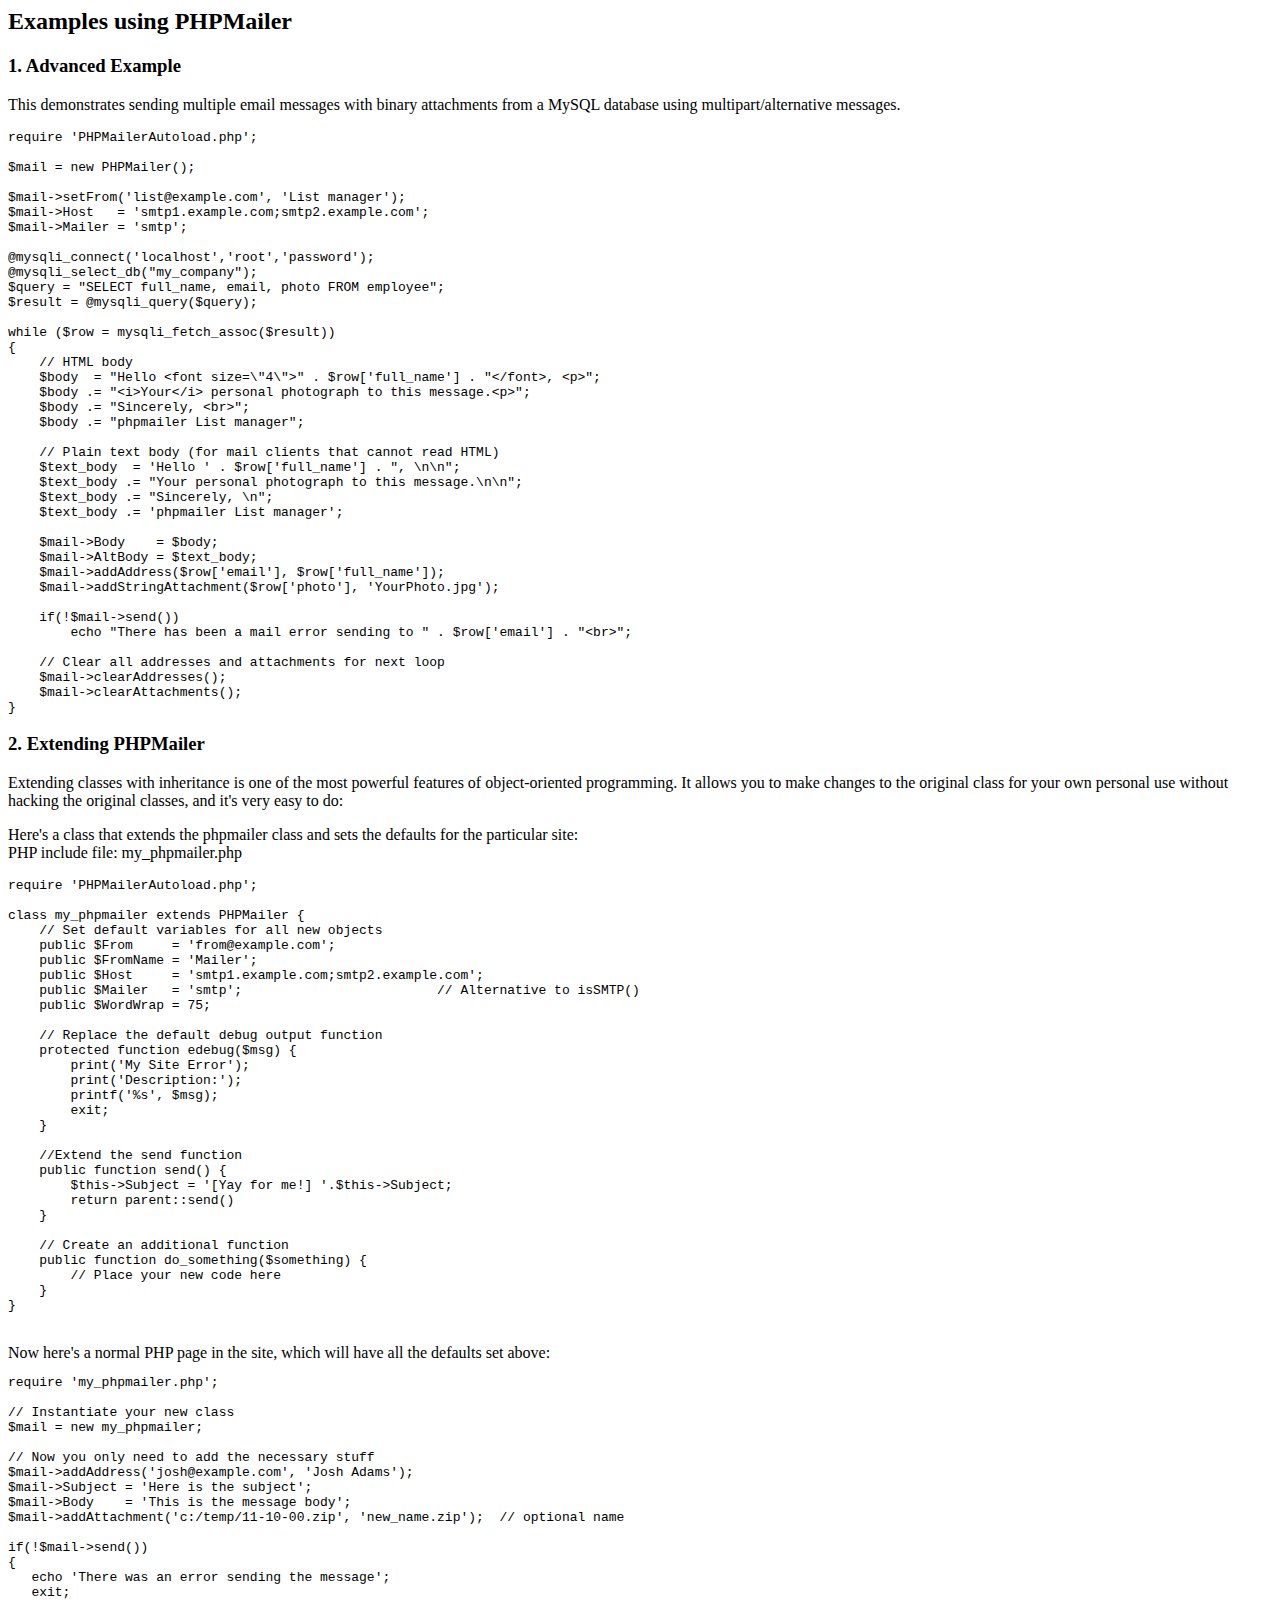
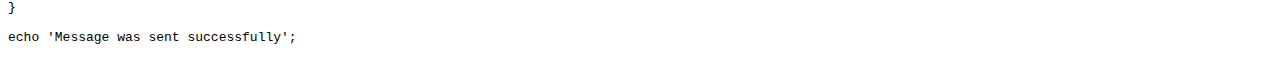
<file: public/vendor/phpmailer/phpmailer/docs/extending.html>
<html>
<head>
<title>Examples using phpmailer</title>
</head>

<body>

<h2>Examples using PHPMailer</h2>

<h3>1. Advanced Example</h3>
<p>

This demonstrates sending multiple email messages with binary attachments
from a MySQL database using multipart/alternative messages.<p>

<pre>
require 'PHPMailerAutoload.php';

$mail = new PHPMailer();

$mail->setFrom('list@example.com', 'List manager');
$mail->Host   = 'smtp1.example.com;smtp2.example.com';
$mail->Mailer = 'smtp';

@mysqli_connect('localhost','root','password');
@mysqli_select_db("my_company");
$query = "SELECT full_name, email, photo FROM employee";
$result = @mysqli_query($query);

while ($row = mysqli_fetch_assoc($result))
{
    // HTML body
    $body  = "Hello &lt;font size=\"4\"&gt;" . $row['full_name'] . "&lt;/font&gt;, &lt;p&gt;";
    $body .= "&lt;i&gt;Your&lt;/i&gt; personal photograph to this message.&lt;p&gt;";
    $body .= "Sincerely, &lt;br&gt;";
    $body .= "phpmailer List manager";

    // Plain text body (for mail clients that cannot read HTML)
    $text_body  = 'Hello ' . $row['full_name'] . ", \n\n";
    $text_body .= "Your personal photograph to this message.\n\n";
    $text_body .= "Sincerely, \n";
    $text_body .= 'phpmailer List manager';

    $mail->Body    = $body;
    $mail->AltBody = $text_body;
    $mail->addAddress($row['email'], $row['full_name']);
    $mail->addStringAttachment($row['photo'], 'YourPhoto.jpg');

    if(!$mail->send())
        echo "There has been a mail error sending to " . $row['email'] . "&lt;br&gt;";

    // Clear all addresses and attachments for next loop
    $mail->clearAddresses();
    $mail->clearAttachments();
}
</pre>
<p>

<h3>2. Extending PHPMailer</h3>
<p>

Extending classes with inheritance is one of the most
powerful features of object-oriented programming. It allows you to make changes to the
original class for your own personal use without hacking the original
classes, and it's very easy to do:

<p>
Here's a class that extends the phpmailer class and sets the defaults
for the particular site:<br>
PHP include file: my_phpmailer.php
<p>

<pre>
require 'PHPMailerAutoload.php';

class my_phpmailer extends PHPMailer {
    // Set default variables for all new objects
    public $From     = 'from@example.com';
    public $FromName = 'Mailer';
    public $Host     = 'smtp1.example.com;smtp2.example.com';
    public $Mailer   = 'smtp';                         // Alternative to isSMTP()
    public $WordWrap = 75;

    // Replace the default debug output function
    protected function edebug($msg) {
        print('My Site Error');
        print('Description:');
        printf('%s', $msg);
        exit;
    }

    //Extend the send function
    public function send() {
        $this->Subject = '[Yay for me!] '.$this->Subject;
        return parent::send()
    }

    // Create an additional function
    public function do_something($something) {
        // Place your new code here
    }
}
</pre>
<br>
Now here's a normal PHP page in the site, which will have all the defaults set above:<br>

<pre>
require 'my_phpmailer.php';

// Instantiate your new class
$mail = new my_phpmailer;

// Now you only need to add the necessary stuff
$mail->addAddress('josh@example.com', 'Josh Adams');
$mail->Subject = 'Here is the subject';
$mail->Body    = 'This is the message body';
$mail->addAttachment('c:/temp/11-10-00.zip', 'new_name.zip');  // optional name

if(!$mail->send())
{
   echo 'There was an error sending the message';
   exit;
}

echo 'Message was sent successfully';
</pre>
</body>
</html>
</file>
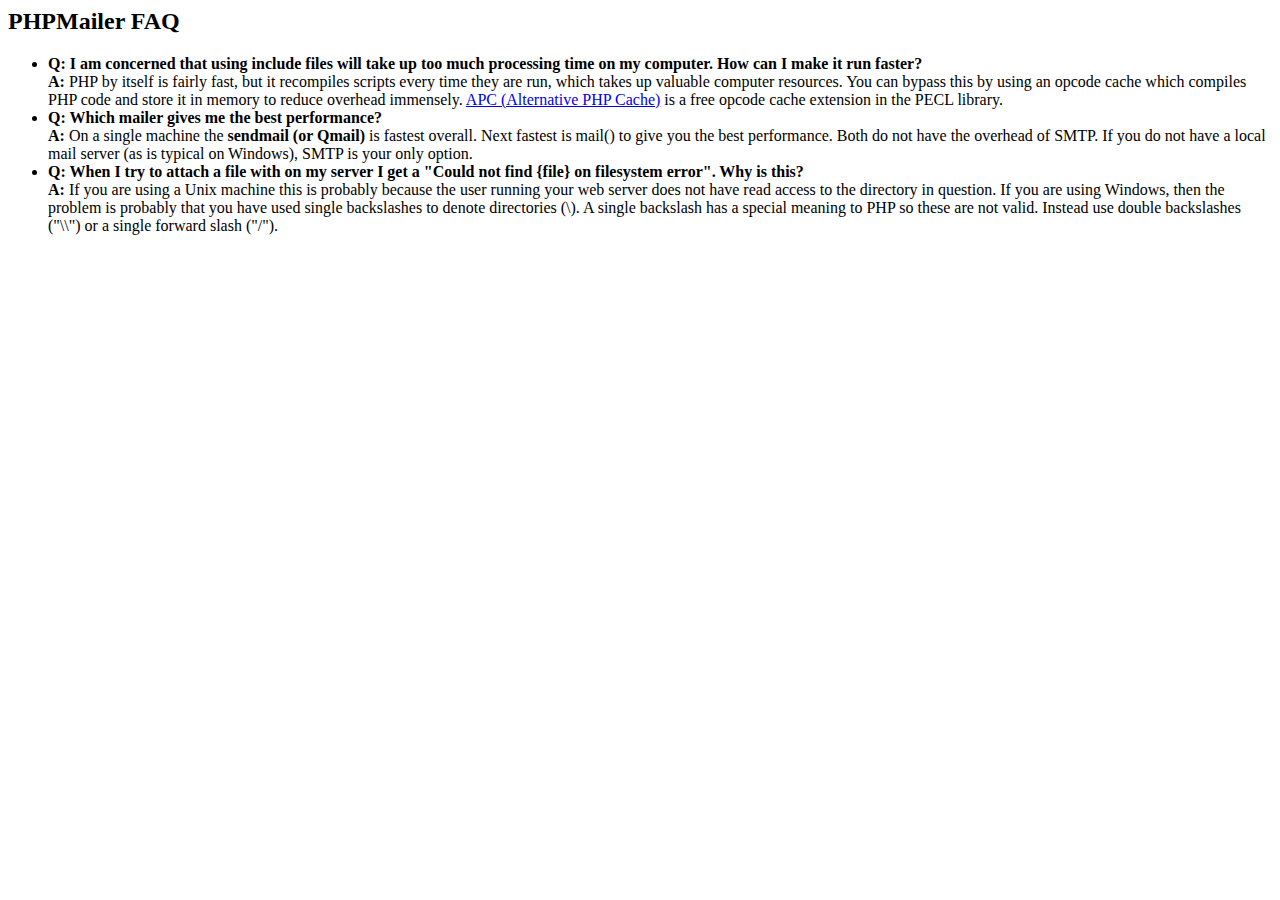
<file: public/vendor/phpmailer/phpmailer/docs/faq.html>
﻿<html>
<head>
<title>PHPMailer FAQ</title>
</head>
<body>
<h2>PHPMailer FAQ</h2>
<ul>
    <li><strong>Q: I am concerned that using include files will take up too much
    processing time on my computer. How can I make it run faster?</strong><br>
    <strong>A:</strong> PHP by itself is fairly fast, but it recompiles scripts every time they are run, which takes up valuable
    computer resources. You can bypass this by using an opcode cache which compiles
    PHP code and store it in memory to reduce overhead immensely. <a href="http://www.php.net/apc/">APC
    (Alternative PHP Cache)</a> is a free opcode cache extension in the PECL library.</li>
    <li><strong>Q: Which mailer gives me the best performance?</strong><br>
    <strong>A:</strong> On a single machine the <strong>sendmail (or Qmail)</strong> is fastest overall.
    Next fastest is mail() to give you the best performance. Both do not have the overhead of SMTP.
    If you do not have a local mail server (as is typical on Windows), SMTP is your only option.</li>
    <li><strong>Q: When I try to attach a file with on my server I get a
    "Could not find {file} on filesystem error". Why is this?</strong><br>
    <strong>A:</strong> If you are using a Unix machine this is probably because the user
    running your web server does not have read access to the directory in question. If you are using Windows,
    then the problem is probably that you have used single backslashes to denote directories (\).
    A single backslash has a special meaning to PHP so these are not
    valid. Instead use double backslashes ("\\") or a single forward
    slash ("/").</li>
</ul>
</body>
</html>
</file>
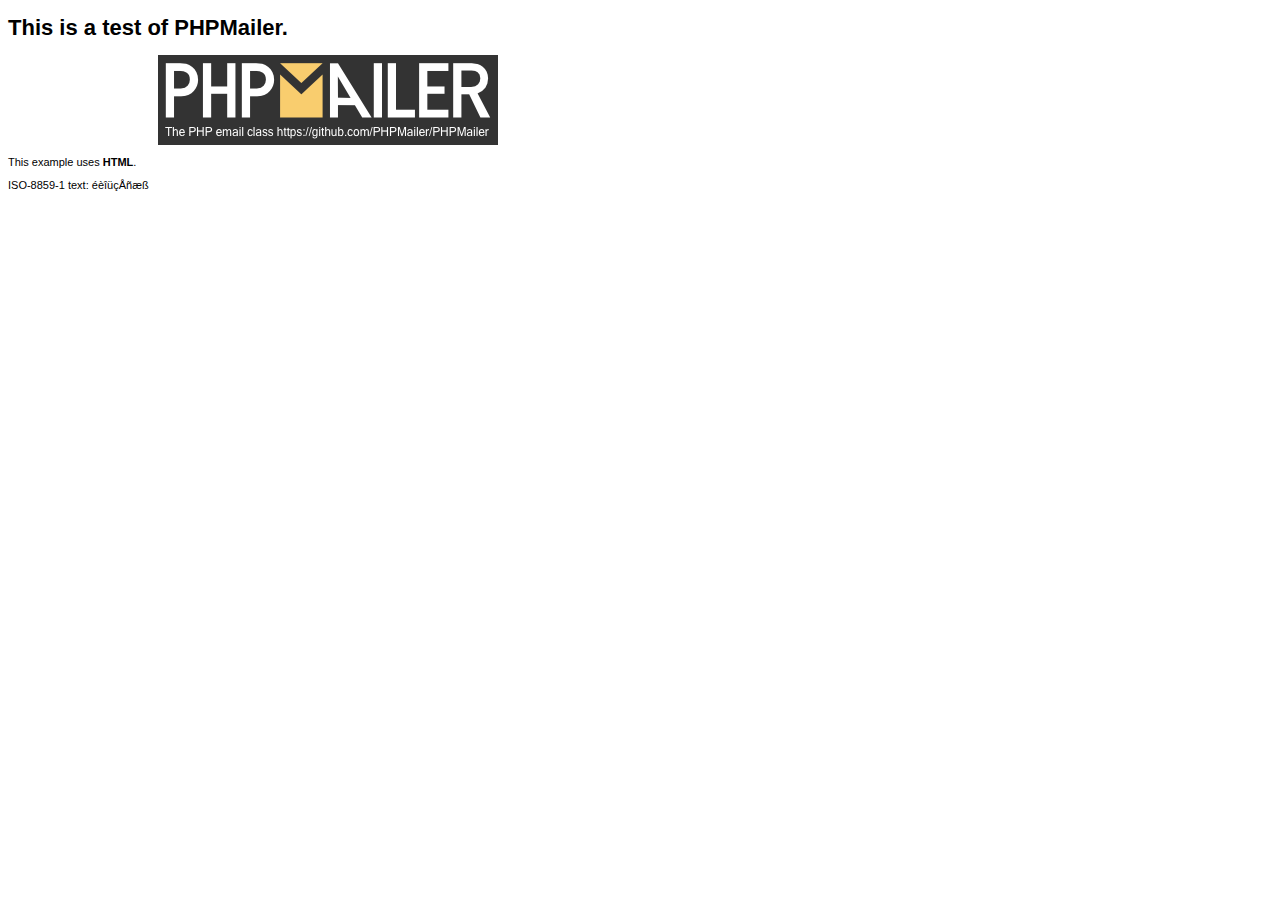
<file: public/vendor/phpmailer/phpmailer/examples/contents.html>
<!DOCTYPE HTML PUBLIC "-//W3C//DTD HTML 4.01 Transitional//EN" "http://www.w3.org/TR/html4/loose.dtd">
<html>
<head>
  <meta http-equiv="Content-Type" content="text/html; charset=iso-8859-1">
  <title>PHPMailer Test</title>
</head>
<body>
<div style="width: 640px; font-family: Arial, Helvetica, sans-serif; font-size: 11px;">
  <h1>This is a test of PHPMailer.</h1>
  <div align="center">
    <a href="https://github.com/PHPMailer/PHPMailer/"><img src="images/phpmailer.png" height="90" width="340" alt="PHPMailer rocks"></a>
  </div>
  <p>This example uses <strong>HTML</strong>.</p>
  <p>ISO-8859-1 text: ���������</p>
</div>
</body>
</html>
</file>
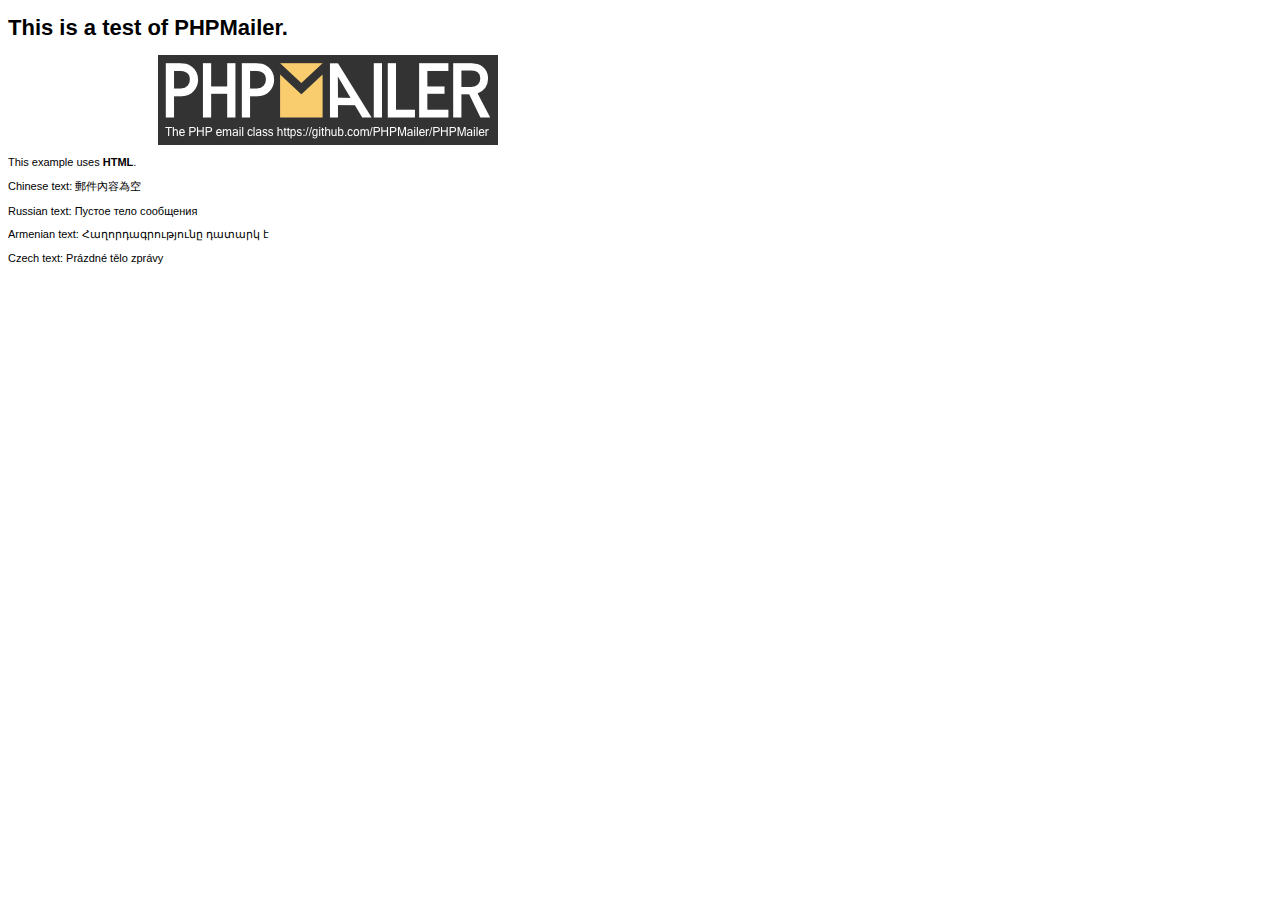
<file: public/vendor/phpmailer/phpmailer/examples/contentsutf8.html>
<!DOCTYPE HTML PUBLIC "-//W3C//DTD HTML 4.01 Transitional//EN" "http://www.w3.org/TR/html4/loose.dtd">
<html>
<head>
  <meta http-equiv="Content-Type" content="text/html; charset=utf-8">
  <title>PHPMailer Test</title>
</head>
<body>
<div style="width: 640px; font-family: Arial, Helvetica, sans-serif; font-size: 11px;">
  <h1>This is a test of PHPMailer.</h1>
  <div align="center">
    <a href="https://github.com/PHPMailer/PHPMailer/"><img src="images/phpmailer.png" height="90" width="340" alt="PHPMailer rocks"></a>
  </div>
  <p>This example uses <strong>HTML</strong>.</p>
  <p>Chinese text: 郵件內容為空</p>
  <p>Russian text: Пустое тело сообщения</p>
  <p>Armenian text: Հաղորդագրությունը դատարկ է</p>
  <p>Czech text: Prázdné tělo zprávy</p>
</div>
</body>
</html>
</file>
<file: public/css/main.min.css>
@charset "UTF-8";@font-face{font-display:swap;font-family:GTEestiProDisplay;font-style:normal;font-weight:300;src:url(../fonts/GTEestiProDisplay/GTEestiProDisplay-Light.woff2) format("woff2")}@font-face{font-display:swap;font-family:GTEestiProDisplay;font-style:normal;font-weight:500;src:url(../fonts/GTEestiProDisplay/GTEestiProDisplay-Medium.woff2) format("woff2")}@font-face{font-display:swap;font-family:GTEestiProDisplay;font-style:normal;font-weight:400;src:url(../fonts/GTEestiProDisplay/GTEestiProDisplay-Regular.woff2) format("woff2")}.icon{fill:currentColor;display:inline-block;height:1em;width:1em}.icon-basket{font-size:2.4rem;width:.9166666667em}.icon-check{font-size:2.7rem;width:1em}.icon-chevron-left,.icon-chevron-right{font-size:1.8rem;width:.6666666667em}.icon-dzen,.icon-fb,.icon-instagram,.icon-ok,.icon-ok2{font-size:2.4rem;width:1em}.icon-phone{font-size:5.4rem;width:1em}.icon-r{font-size:2.4rem;width:1em}.icon-telegram{font-size:1.6rem;width:1em}.icon-tg,.icon-tg2,.icon-tiktok{font-size:2.4rem;width:1em}.icon-viber{font-size:1.6rem;width:1em}.icon-vk{font-size:2.4rem;width:1em}.icon-whatsapp{font-size:1.6rem;width:1em}:root{--bs-blue:#0d6efd;--bs-indigo:rgba(140,100,216,.1);--bs-purple:#8c64d8;--bs-pink:#d63384;--bs-red:#dc3545;--bs-orange:#fd7e14;--bs-yellow:#ffc107;--bs-green:#198754;--bs-cyan:#0dcaf0;--bs-black:#000;--bs-white:#fff;--bs-gray:#6c757d;--bs-gray-dark:#535353;--bs-gray-100:#f7f7f7;--bs-gray-200:#e9ecef;--bs-gray-300:#dee2e6;--bs-gray-400:#ced4da;--bs-gray-500:#adb5bd;--bs-gray-600:#6c757d;--bs-gray-700:#495057;--bs-gray-800:#535353;--bs-gray-900:#252525;--bs-primary:#8c64d8;--bs-secondary:rgba(140,100,216,.1);--bs-danger:#dc3545;--bs-teal:#daef14;--bs-primary-rgb:140,100,216;--bs-secondary-rgb:140,100,216;--bs-danger-rgb:220,53,69;--bs-teal-rgb:218,239,20;--bs-white-rgb:255,255,255;--bs-black-rgb:0,0,0;--bs-body-color-rgb:37,37,37;--bs-body-bg-rgb:255,255,255;--bs-font-sans-serif:"GTEestiProDisplay",system-ui,-apple-system,"Segoe UI",Roboto,"Helvetica Neue",Arial,"Noto Sans","Liberation Sans",sans-serif,"Apple Color Emoji","Segoe UI Emoji","Segoe UI Symbol","Noto Color Emoji";--bs-font-monospace:SFMono-Regular,Menlo,Monaco,Consolas,"Liberation Mono","Courier New",monospace;--bs-gradient:linear-gradient(180deg,hsla(0,0%,100%,.15),hsla(0,0%,100%,0));--bs-body-font-family:var(--bs-font-sans-serif);--bs-body-font-size:1rem;--bs-body-font-weight:400;--bs-body-line-height:1.5;--bs-body-color:#252525;--bs-body-bg:#fff;--bs-border-width:1px;--bs-border-style:solid;--bs-border-color:#dee2e6;--bs-border-color-translucent:rgba(0,0,0,.175);--bs-border-radius:0.375rem;--bs-border-radius-sm:0.25rem;--bs-border-radius-lg:0.5rem;--bs-border-radius-xl:1rem;--bs-border-radius-2xl:2rem;--bs-border-radius-pill:50rem;--bs-link-color:#8c64d8;--bs-link-hover-color:#7050ad;--bs-code-color:#d63384;--bs-highlight-bg:#fff3cd}*,:after,:before{box-sizing:border-box}body{-webkit-text-size-adjust:100%;-webkit-tap-highlight-color:rgba(0,0,0,0);background-color:var(--bs-body-bg);color:var(--bs-body-color);font-family:var(--bs-body-font-family);font-size:var(--bs-body-font-size);font-weight:var(--bs-body-font-weight);line-height:var(--bs-body-line-height);margin:0;text-align:var(--bs-body-text-align)}hr{border:0;border-top:1px solid;color:inherit;margin:1rem 0;opacity:.25}.h1,.h2,.h3,.h4,.h5,.h6,h1,h2,h3,h4,h5,h6{font-weight:500;line-height:1.2;margin-bottom:.5rem;margin-top:0}.h1,h1{font-size:calc(1.375rem + 1.5vw)}.h2,h2{font-size:calc(1.375rem + 1.5vw)}.h3,h3{font-size:calc(1.375rem + 1.5vw)}.h4,h4{font-size:calc(1.275rem + .3vw)}.h5,h5{font-size:1.25rem}.h6,h6{font-size:1rem}p{margin-bottom:1rem;margin-top:0}abbr[title]{cursor:help;-webkit-text-decoration:underline dotted;text-decoration:underline dotted;-webkit-text-decoration-skip-ink:none;text-decoration-skip-ink:none}address{font-style:normal;line-height:inherit;margin-bottom:1rem}ol,ul{padding-left:2rem}dl,ol,ul{margin-bottom:1rem;margin-top:0}ol ol,ol ul,ul ol,ul ul{margin-bottom:0}dt{font-weight:700}dd{margin-bottom:.5rem;margin-left:0}blockquote{margin:0 0 1rem}b,strong{font-weight:bolder}.small,small{font-size:.875em}.mark,mark{background-color:var(--bs-highlight-bg);padding:.1875em}sub,sup{font-size:.75em;line-height:0;position:relative;vertical-align:baseline}sub{bottom:-.25em}sup{top:-.5em}a{color:var(--bs-link-color);text-decoration:none}a:hover{color:var(--bs-link-hover-color)}a:not([href]):not([class]),a:not([href]):not([class]):hover{color:inherit;text-decoration:none}code,kbd,pre,samp{font-family:var(--bs-font-monospace);font-size:1em}pre{display:block;font-size:.875em;margin-bottom:1rem;margin-top:0;overflow:auto}pre code{color:inherit;font-size:inherit;word-break:normal}code{word-wrap:break-word;color:var(--bs-code-color);font-size:.875em}a>code{color:inherit}kbd{background-color:var(--bs-body-color);border-radius:.25rem;color:var(--bs-body-bg);font-size:.875em;padding:.1875rem .375rem}kbd kbd{font-size:1em;padding:0}figure{margin:0 0 1rem}img,svg{vertical-align:middle}table{border-collapse:collapse;caption-side:bottom}caption{color:rgba(var(--bs-body-color-rgb),.75);padding-bottom:.5rem;padding-top:.5rem;text-align:left}th{text-align:inherit;text-align:-webkit-match-parent}tbody,td,tfoot,th,thead,tr{border:0 solid;border-color:inherit}label{display:inline-block}button{border-radius:0}button:focus:not(:focus-visible){outline:0}button,input,optgroup,select,textarea{font-family:inherit;font-size:inherit;line-height:inherit;margin:0}button,select{text-transform:none}[role=button]{cursor:pointer}select{word-wrap:normal}select:disabled{opacity:1}[list]:not([type=date]):not([type=datetime-local]):not([type=month]):not([type=week]):not([type=time])::-webkit-calendar-picker-indicator{display:none!important}[type=button],[type=reset],[type=submit],button{-webkit-appearance:button}[type=button]:not(:disabled),[type=reset]:not(:disabled),[type=submit]:not(:disabled),button:not(:disabled){cursor:pointer}::-moz-focus-inner{border-style:none;padding:0}textarea{resize:vertical}fieldset{border:0;margin:0;min-width:0;padding:0}legend{float:left;font-size:calc(1.275rem + .3vw);line-height:inherit;margin-bottom:.5rem;padding:0;width:100%}legend+*{clear:left}::-webkit-datetime-edit-day-field,::-webkit-datetime-edit-fields-wrapper,::-webkit-datetime-edit-hour-field,::-webkit-datetime-edit-minute,::-webkit-datetime-edit-month-field,::-webkit-datetime-edit-text,::-webkit-datetime-edit-year-field{padding:0}::-webkit-inner-spin-button{height:auto}[type=search]{-webkit-appearance:textfield;outline-offset:-2px}::-webkit-search-decoration{-webkit-appearance:none}::-webkit-color-swatch-wrapper{padding:0}::-webkit-file-upload-button{-webkit-appearance:button;font:inherit}::file-selector-button{-webkit-appearance:button;font:inherit}output{display:inline-block}iframe{border:0}summary{cursor:pointer;display:list-item}progress{vertical-align:baseline}[hidden]{display:none!important}.lead{font-size:1.25rem;font-weight:300}.display-1{font-size:calc(1.625rem + 4.5vw);font-weight:300;line-height:1.2}.display-2{font-size:calc(1.575rem + 3.9vw);font-weight:300;line-height:1.2}.display-3{font-size:calc(1.525rem + 3.3vw);font-weight:300;line-height:1.2}.display-4{font-size:calc(1.475rem + 2.7vw);font-weight:300;line-height:1.2}.display-5{font-size:calc(1.425rem + 2.1vw);font-weight:300;line-height:1.2}.display-6{font-size:calc(1.375rem + 1.5vw);font-weight:300;line-height:1.2}.list-inline,.list-unstyled{list-style:none;padding-left:0}.list-inline-item{display:inline-block}.list-inline-item:not(:last-child){margin-right:.5rem}.initialism{font-size:.875em;text-transform:uppercase}.blockquote{font-size:1.25rem;margin-bottom:1rem}.blockquote>:last-child{margin-bottom:0}.blockquote-footer{color:#6c757d;font-size:.875em;margin-bottom:1rem;margin-top:-1rem}.blockquote-footer:before{content:"— "}.container,.container-fluid,.container-lg,.container-md,.container-sm,.container-xl,.container-xxl{--bs-gutter-x:1.25rem;--bs-gutter-y:0;margin-left:auto;margin-right:auto;padding-left:calc(var(--bs-gutter-x)*.5);padding-right:calc(var(--bs-gutter-x)*.5);width:100%}.row{--bs-gutter-x:1.25rem;--bs-gutter-y:0;display:flex;flex-wrap:wrap;margin-left:calc(var(--bs-gutter-x)*-.5);margin-right:calc(var(--bs-gutter-x)*-.5);margin-top:calc(var(--bs-gutter-y)*-1)}.row>*{flex-shrink:0;margin-top:var(--bs-gutter-y);max-width:100%;padding-left:calc(var(--bs-gutter-x)*.5);padding-right:calc(var(--bs-gutter-x)*.5);width:100%}.col{flex:1 0 0%}.row-cols-auto>*{flex:0 0 auto;width:auto}.row-cols-1>*{flex:0 0 auto;width:100%}.row-cols-2>*{flex:0 0 auto;width:50%}.row-cols-3>*{flex:0 0 auto;width:33.3333333333%}.row-cols-4>*{flex:0 0 auto;width:25%}.row-cols-5>*{flex:0 0 auto;width:20%}.row-cols-6>*{flex:0 0 auto;width:16.6666666667%}.col-auto{flex:0 0 auto;width:auto}.col-1{flex:0 0 auto;width:8.33333333%}.col-2{flex:0 0 auto;width:16.66666667%}.col-3{flex:0 0 auto;width:25%}.col-4{flex:0 0 auto;width:33.33333333%}.col-5{flex:0 0 auto;width:41.66666667%}.col-6{flex:0 0 auto;width:50%}.col-7{flex:0 0 auto;width:58.33333333%}.col-8{flex:0 0 auto;width:66.66666667%}.col-9{flex:0 0 auto;width:75%}.col-10{flex:0 0 auto;width:83.33333333%}.col-11{flex:0 0 auto;width:91.66666667%}.col-12{flex:0 0 auto;width:100%}.offset-1{margin-left:8.33333333%}.offset-2{margin-left:16.66666667%}.offset-3{margin-left:25%}.offset-4{margin-left:33.33333333%}.offset-5{margin-left:41.66666667%}.offset-6{margin-left:50%}.offset-7{margin-left:58.33333333%}.offset-8{margin-left:66.66666667%}.offset-9{margin-left:75%}.offset-10{margin-left:83.33333333%}.offset-11{margin-left:91.66666667%}.g-0,.gx-0{--bs-gutter-x:0}.g-0,.gy-0{--bs-gutter-y:0}.g-1,.gx-1{--bs-gutter-x:0.25rem}.g-1,.gy-1{--bs-gutter-y:0.25rem}.g-2,.gx-2{--bs-gutter-x:20px}.g-2,.gy-2{--bs-gutter-y:20px}.g-3,.gx-3{--bs-gutter-x:1rem}.g-3,.gy-3{--bs-gutter-y:1rem}.g-4,.gx-4{--bs-gutter-x:1.5rem}.g-4,.gy-4{--bs-gutter-y:1.5rem}.g-5,.gx-5{--bs-gutter-x:3rem}.g-5,.gy-5{--bs-gutter-y:3rem}.form-label{margin-bottom:.5rem}.col-form-label{font-size:inherit;line-height:1.5;margin-bottom:0;padding-bottom:calc(.375rem + 1px);padding-top:calc(.375rem + 1px)}.col-form-label-lg{font-size:1.25rem;padding-bottom:calc(.5rem + 1px);padding-top:calc(.5rem + 1px)}.col-form-label-sm{font-size:.875rem;padding-bottom:calc(.25rem + 1px);padding-top:calc(.25rem + 1px)}.form-text{color:rgba(var(--bs-body-color-rgb),.75);font-size:.875em;margin-top:.25rem}.form-control{-webkit-appearance:none;-moz-appearance:none;appearance:none;background-clip:padding-box;background-color:#fff;border:1px solid #ced4da;border-radius:.375rem;color:#252525;display:block;font-size:1rem;font-weight:400;line-height:1.5;padding:.375rem .75rem;transition:border-color .15s ease-in-out,box-shadow .15s ease-in-out;width:100%}.form-control[type=file]{overflow:hidden}.form-control[type=file]:not(:disabled):not([readonly]){cursor:pointer}.form-control:focus{background-color:#fff;border-color:#c6b2ec;box-shadow:0 0 0 .25rem rgba(140,100,216,.25);color:#252525;outline:0}.form-control::-webkit-date-and-time-value{height:1.5em}.form-control::-moz-placeholder{color:#6c757d;opacity:1}.form-control::placeholder{color:#6c757d;opacity:1}.form-control:disabled{background-color:#e9ecef;opacity:1}.form-control::-webkit-file-upload-button{-webkit-margin-end:.75rem;background-color:#e9ecef;border:0 solid;border-color:inherit;border-inline-end-width:1px;border-radius:0;color:#252525;margin:-.375rem -.75rem;margin-inline-end:.75rem;padding:.375rem .75rem;pointer-events:none;-webkit-transition:color .15s ease-in-out,background-color .15s ease-in-out,border-color .15s ease-in-out,box-shadow .15s ease-in-out;transition:color .15s ease-in-out,background-color .15s ease-in-out,border-color .15s ease-in-out,box-shadow .15s ease-in-out}.form-control::file-selector-button{-webkit-margin-end:.75rem;background-color:#e9ecef;border:0 solid;border-color:inherit;border-inline-end-width:1px;border-radius:0;color:#252525;margin:-.375rem -.75rem;margin-inline-end:.75rem;padding:.375rem .75rem;pointer-events:none;transition:color .15s ease-in-out,background-color .15s ease-in-out,border-color .15s ease-in-out,box-shadow .15s ease-in-out}.form-control:hover:not(:disabled):not([readonly])::-webkit-file-upload-button{background-color:#dde0e3}.form-control:hover:not(:disabled):not([readonly])::file-selector-button{background-color:#dde0e3}.form-control-plaintext{background-color:transparent;border:solid transparent;border-width:1px 0;color:#252525;display:block;line-height:1.5;margin-bottom:0;padding:.375rem 0;width:100%}.form-control-plaintext:focus{outline:0}.form-control-plaintext.form-control-lg,.form-control-plaintext.form-control-sm{padding-left:0;padding-right:0}.form-control-sm{border-radius:.25rem;font-size:.875rem;min-height:calc(1.5em + .5rem + 2px);padding:.25rem .5rem}.form-control-sm::-webkit-file-upload-button{-webkit-margin-end:.5rem;margin:-.25rem -.5rem;margin-inline-end:.5rem;padding:.25rem .5rem}.form-control-sm::file-selector-button{-webkit-margin-end:.5rem;margin:-.25rem -.5rem;margin-inline-end:.5rem;padding:.25rem .5rem}.form-control-lg{border-radius:.5rem;font-size:1.25rem;min-height:calc(1.5em + 1rem + 2px);padding:.5rem 1rem}.form-control-lg::-webkit-file-upload-button{-webkit-margin-end:1rem;margin:-.5rem -1rem;margin-inline-end:1rem;padding:.5rem 1rem}.form-control-lg::file-selector-button{-webkit-margin-end:1rem;margin:-.5rem -1rem;margin-inline-end:1rem;padding:.5rem 1rem}textarea.form-control{min-height:calc(1.5em + .75rem + 2px)}textarea.form-control-sm{min-height:calc(1.5em + .5rem + 2px)}textarea.form-control-lg{min-height:calc(1.5em + 1rem + 2px)}.form-control-color{height:calc(1.5em + .75rem + 2px);padding:.375rem;width:3rem}.form-control-color:not(:disabled):not([readonly]){cursor:pointer}.form-control-color::-moz-color-swatch{border:0!important;border-radius:.375rem}.form-control-color::-webkit-color-swatch{border-radius:.375rem}.form-control-color.form-control-sm{height:calc(1.5em + .5rem + 2px)}.form-control-color.form-control-lg{height:calc(1.5em + 1rem + 2px)}.form-select,.select2-container--default .select2-selection--single{-moz-padding-start:calc(.75rem - 3px);-webkit-appearance:none;-moz-appearance:none;appearance:none;background-color:#fff;background-image:url("data:image/svg+xml;charset=utf-8,%3Csvg xmlns='http://www.w3.org/2000/svg' viewBox='0 0 16 16'%3E%3Cpath fill='none' stroke='%23535353' stroke-linecap='round' stroke-linejoin='round' stroke-width='2' d='m2 5 6 6 6-6'/%3E%3C/svg%3E");background-position:right .75rem center;background-repeat:no-repeat;background-size:16px 12px;border:1px solid #ced4da;border-radius:.375rem;color:#252525;display:block;font-size:1rem;font-weight:400;line-height:1.5;padding:.375rem 2.25rem .375rem .75rem;transition:border-color .15s ease-in-out,box-shadow .15s ease-in-out;width:100%}.form-select:focus,.select2-container--default .select2-selection--single:focus{border-color:#c6b2ec;box-shadow:0 0 0 .25rem rgba(140,100,216,.25);outline:0}.form-select[multiple],.form-select[size]:not([size="1"]),.select2-container--default [multiple].select2-selection--single,.select2-container--default [size].select2-selection--single:not([size="1"]){background-image:none;padding-right:.75rem}.form-select:disabled,.select2-container--default .select2-selection--single:disabled{background-color:#e9ecef}.form-select:-moz-focusring,.select2-container--default .select2-selection--single:-moz-focusring{color:transparent;text-shadow:0 0 0 #252525}.form-select-sm{border-radius:.25rem;font-size:.875rem;padding-bottom:.25rem;padding-left:.5rem;padding-top:.25rem}.form-select-lg{border-radius:.5rem;font-size:1.25rem;padding-bottom:.5rem;padding-left:1rem;padding-top:.5rem}.form-check{display:block;margin-bottom:.125rem;min-height:1.5rem;padding-left:1.5em}.form-check .form-check-input{float:left;margin-left:-1.5em}.form-check-reverse{padding-left:0;padding-right:1.5em;text-align:right}.form-check-reverse .form-check-input{float:right;margin-left:0;margin-right:-1.5em}.form-check-input{color-adjust:exact;-webkit-appearance:none;-moz-appearance:none;appearance:none;background-color:#fff;background-position:50%;background-repeat:no-repeat;background-size:contain;border:1px solid rgba(0,0,0,.25);height:1em;margin-top:.25em;-webkit-print-color-adjust:exact;print-color-adjust:exact;vertical-align:top;width:1em}.form-check-input[type=checkbox]{border-radius:.25em}.form-check-input[type=radio]{border-radius:50%}.form-check-input:active{filter:brightness(90%)}.form-check-input:focus{border-color:#c6b2ec;box-shadow:0 0 0 .25rem rgba(140,100,216,.25);outline:0}.form-check-input:checked{background-color:#8c64d8;border-color:#8c64d8}.form-check-input:checked[type=checkbox]{background-image:url("data:image/svg+xml;charset=utf-8,%3Csvg xmlns='http://www.w3.org/2000/svg' viewBox='0 0 20 20'%3E%3Cpath fill='none' stroke='%23fff' stroke-linecap='round' stroke-linejoin='round' stroke-width='3' d='m6 10 3 3 6-6'/%3E%3C/svg%3E")}.form-check-input:checked[type=radio]{background-image:url("data:image/svg+xml;charset=utf-8,%3Csvg xmlns='http://www.w3.org/2000/svg' viewBox='-4 -4 8 8'%3E%3Ccircle r='2' fill='%23fff'/%3E%3C/svg%3E")}.form-check-input[type=checkbox]:indeterminate{background-color:#8c64d8;background-image:url("data:image/svg+xml;charset=utf-8,%3Csvg xmlns='http://www.w3.org/2000/svg' viewBox='0 0 20 20'%3E%3Cpath fill='none' stroke='%23fff' stroke-linecap='round' stroke-linejoin='round' stroke-width='3' d='M6 10h8'/%3E%3C/svg%3E");border-color:#8c64d8}.form-check-input:disabled{filter:none;opacity:.5;pointer-events:none}.form-check-input:disabled~.form-check-label,.form-check-input[disabled]~.form-check-label{cursor:default;opacity:.5}.form-switch{padding-left:2.5em}.form-switch .form-check-input{background-image:url("data:image/svg+xml;charset=utf-8,%3Csvg xmlns='http://www.w3.org/2000/svg' viewBox='-4 -4 8 8'%3E%3Ccircle r='3' fill='rgba(0, 0, 0, 0.25)'/%3E%3C/svg%3E");background-position:0;border-radius:2em;margin-left:-2.5em;transition:background-position .15s ease-in-out;width:2em}.form-switch .form-check-input:focus{background-image:url("data:image/svg+xml;charset=utf-8,%3Csvg xmlns='http://www.w3.org/2000/svg' viewBox='-4 -4 8 8'%3E%3Ccircle r='3' fill='%23c6b2ec'/%3E%3C/svg%3E")}.form-switch .form-check-input:checked{background-image:url("data:image/svg+xml;charset=utf-8,%3Csvg xmlns='http://www.w3.org/2000/svg' viewBox='-4 -4 8 8'%3E%3Ccircle r='3' fill='%23fff'/%3E%3C/svg%3E");background-position:100%}.form-switch.form-check-reverse{padding-left:0;padding-right:2.5em}.form-switch.form-check-reverse .form-check-input{margin-left:0;margin-right:-2.5em}.form-check-inline{display:inline-block;margin-right:1rem}.btn-check{clip:rect(0,0,0,0);pointer-events:none;position:absolute}.btn-check:disabled+.btn,.btn-check[disabled]+.btn{filter:none;opacity:.65;pointer-events:none}.form-range{-webkit-appearance:none;-moz-appearance:none;appearance:none;background-color:transparent;height:1.5rem;padding:0;width:100%}.form-range:focus{outline:0}.form-range:focus::-webkit-slider-thumb{box-shadow:0 0 0 1px #fff,0 0 0 .25rem rgba(140,100,216,.25)}.form-range:focus::-moz-range-thumb{box-shadow:0 0 0 1px #fff,0 0 0 .25rem rgba(140,100,216,.25)}.form-range::-moz-focus-outer{border:0}.form-range::-webkit-slider-thumb{-webkit-appearance:none;appearance:none;background-color:#8c64d8;border:0;border-radius:1rem;height:1rem;margin-top:-.25rem;-webkit-transition:background-color .15s ease-in-out,border-color .15s ease-in-out,box-shadow .15s ease-in-out;transition:background-color .15s ease-in-out,border-color .15s ease-in-out,box-shadow .15s ease-in-out;width:1rem}.form-range::-webkit-slider-thumb:active{background-color:#ddd1f3}.form-range::-webkit-slider-runnable-track{background-color:#dee2e6;border-color:transparent;border-radius:1rem;color:transparent;cursor:pointer;height:.5rem;width:100%}.form-range::-moz-range-thumb{-moz-appearance:none;appearance:none;background-color:#8c64d8;border:0;border-radius:1rem;height:1rem;-moz-transition:background-color .15s ease-in-out,border-color .15s ease-in-out,box-shadow .15s ease-in-out;transition:background-color .15s ease-in-out,border-color .15s ease-in-out,box-shadow .15s ease-in-out;width:1rem}.form-range::-moz-range-thumb:active{background-color:#ddd1f3}.form-range::-moz-range-track{background-color:#dee2e6;border-color:transparent;border-radius:1rem;color:transparent;cursor:pointer;height:.5rem;width:100%}.form-range:disabled{pointer-events:none}.form-range:disabled::-webkit-slider-thumb{background-color:#adb5bd}.form-range:disabled::-moz-range-thumb{background-color:#adb5bd}.form-floating{position:relative}.form-floating>.form-control,.form-floating>.form-control-plaintext,.form-floating>.form-select,.select2-container--default .form-floating>.select2-selection--single{height:calc(3.5rem + 2px);line-height:1.25}.form-floating>label{border:1px solid transparent;height:100%;left:0;overflow:hidden;padding:1rem .75rem;pointer-events:none;position:absolute;text-align:start;text-overflow:ellipsis;top:0;transform-origin:0 0;transition:opacity .1s ease-in-out,transform .1s ease-in-out;white-space:nowrap;width:100%}.form-floating>.form-control,.form-floating>.form-control-plaintext{padding:1rem .75rem}.form-floating>.form-control-plaintext::-moz-placeholder,.form-floating>.form-control::-moz-placeholder{color:transparent}.form-floating>.form-control-plaintext::placeholder,.form-floating>.form-control::placeholder{color:transparent}.form-floating>.form-control-plaintext:not(:-moz-placeholder-shown),.form-floating>.form-control:not(:-moz-placeholder-shown){padding-bottom:.625rem;padding-top:1.625rem}.form-floating>.form-control-plaintext:focus,.form-floating>.form-control-plaintext:not(:placeholder-shown),.form-floating>.form-control:focus,.form-floating>.form-control:not(:placeholder-shown){padding-bottom:.625rem;padding-top:1.625rem}.form-floating>.form-control-plaintext:-webkit-autofill,.form-floating>.form-control:-webkit-autofill{padding-bottom:.625rem;padding-top:1.625rem}.form-floating>.form-select,.select2-container--default .form-floating>.select2-selection--single{padding-bottom:.625rem;padding-top:1.625rem}.form-floating>.form-control:not(:-moz-placeholder-shown)~label{opacity:.65;transform:scale(.85) translateY(-.5rem) translateX(.15rem)}.form-floating>.form-control-plaintext~label,.form-floating>.form-control:focus~label,.form-floating>.form-control:not(:placeholder-shown)~label,.form-floating>.form-select~label,.select2-container--default .form-floating>.select2-selection--single~label{opacity:.65;transform:scale(.85) translateY(-.5rem) translateX(.15rem)}.form-floating>.form-control:-webkit-autofill~label{opacity:.65;transform:scale(.85) translateY(-.5rem) translateX(.15rem)}.form-floating>.form-control-plaintext~label{border-width:1px 0}.input-group{align-items:stretch;display:flex;flex-wrap:wrap;position:relative;width:100%}.input-group>.form-control,.input-group>.form-floating,.input-group>.form-select,.select2-container--default .input-group>.select2-selection--single{flex:1 1 auto;min-width:0;position:relative;width:1%}.input-group>.form-control:focus,.input-group>.form-floating:focus-within,.input-group>.form-select:focus,.select2-container--default .input-group>.select2-selection--single:focus{z-index:5}.input-group .btn{position:relative;z-index:2}.input-group .btn:focus{z-index:5}.input-group-text{align-items:center;background-color:#e9ecef;border:1px solid #ced4da;border-radius:.375rem;color:#252525;display:flex;font-size:1rem;font-weight:400;line-height:1.5;padding:.375rem .75rem;text-align:center;white-space:nowrap}.input-group-lg>.btn,.input-group-lg>.form-control,.input-group-lg>.form-select,.input-group-lg>.input-group-text,.select2-container--default .input-group-lg>.select2-selection--single{border-radius:.5rem;font-size:1.25rem;padding:.5rem 1rem}.input-group-sm>.btn,.input-group-sm>.form-control,.input-group-sm>.form-select,.input-group-sm>.input-group-text,.select2-container--default .input-group-sm>.select2-selection--single{border-radius:.25rem;font-size:.875rem;padding:.25rem .5rem}.input-group-lg>.form-select,.input-group-sm>.form-select,.select2-container--default .input-group-lg>.select2-selection--single,.select2-container--default .input-group-sm>.select2-selection--single{padding-right:3rem}.input-group.has-validation>.dropdown-toggle:nth-last-child(n+4),.input-group.has-validation>.form-floating:nth-last-child(n+3)>.form-control,.input-group.has-validation>.form-floating:nth-last-child(n+3)>.form-select,.input-group.has-validation>:nth-last-child(n+3):not(.dropdown-toggle):not(.dropdown-menu):not(.form-floating),.input-group:not(.has-validation)>.dropdown-toggle:nth-last-child(n+3),.input-group:not(.has-validation)>.form-floating:not(:last-child)>.form-control,.input-group:not(.has-validation)>.form-floating:not(:last-child)>.form-select,.input-group:not(.has-validation)>:not(:last-child):not(.dropdown-toggle):not(.dropdown-menu):not(.form-floating),.select2-container--default .input-group.has-validation>.form-floating:nth-last-child(n+3)>.select2-selection--single,.select2-container--default .input-group:not(.has-validation)>.form-floating:not(:last-child)>.select2-selection--single{border-bottom-right-radius:0;border-top-right-radius:0}.input-group>:not(:first-child):not(.dropdown-menu):not(.valid-tooltip):not(.valid-feedback):not(.invalid-tooltip):not(.invalid-feedback){border-bottom-left-radius:0;border-top-left-radius:0;margin-left:-1px}.input-group>.form-floating:not(:first-child)>.form-control,.input-group>.form-floating:not(:first-child)>.form-select,.select2-container--default .input-group>.form-floating:not(:first-child)>.select2-selection--single{border-bottom-left-radius:0;border-top-left-radius:0}.valid-feedback{color:#198754;display:none;font-size:.875em;margin-top:.25rem;width:100%}.valid-tooltip{background-color:rgba(25,135,84,.9);border-radius:.375rem;color:#fff;display:none;font-size:.875rem;margin-top:.1rem;max-width:100%;padding:.25rem .5rem;position:absolute;top:100%;z-index:5}.is-valid~.valid-feedback,.is-valid~.valid-tooltip,.was-validated :valid~.valid-feedback,.was-validated :valid~.valid-tooltip{display:block}.form-control.is-valid,.was-validated .form-control:valid{background-image:url("data:image/svg+xml;charset=utf-8,%3Csvg xmlns='http://www.w3.org/2000/svg' viewBox='0 0 8 8'%3E%3Cpath fill='%23198754' d='M2.3 6.73.6 4.53c-.4-1.04.46-1.4 1.1-.8l1.1 1.4 3.4-3.8c.6-.63 1.6-.27 1.2.7l-4 4.6c-.43.5-.8.4-1.1.1z'/%3E%3C/svg%3E");background-position:right calc(.375em + .1875rem) center;background-repeat:no-repeat;background-size:calc(.75em + .375rem) calc(.75em + .375rem);border-color:#198754;padding-right:calc(1.5em + .75rem)}.form-control.is-valid:focus,.was-validated .form-control:valid:focus{border-color:#198754;box-shadow:0 0 0 .25rem rgba(25,135,84,.25)}.was-validated textarea.form-control:valid,textarea.form-control.is-valid{background-position:top calc(.375em + .1875rem) right calc(.375em + .1875rem);padding-right:calc(1.5em + .75rem)}.form-select.is-valid,.select2-container--default .is-valid.select2-selection--single,.select2-container--default .was-validated .select2-selection--single:valid,.was-validated .form-select:valid,.was-validated .select2-container--default .select2-selection--single:valid{border-color:#198754}.form-select.is-valid:not([multiple]):not([size]),.form-select.is-valid:not([multiple])[size="1"],.select2-container--default .is-valid.select2-selection--single:not([multiple]):not([size]),.select2-container--default .is-valid.select2-selection--single:not([multiple])[size="1"],.select2-container--default .was-validated .select2-selection--single:valid:not([multiple]):not([size]),.select2-container--default .was-validated .select2-selection--single:valid:not([multiple])[size="1"],.was-validated .form-select:valid:not([multiple]):not([size]),.was-validated .form-select:valid:not([multiple])[size="1"],.was-validated .select2-container--default .select2-selection--single:valid:not([multiple]):not([size]),.was-validated .select2-container--default .select2-selection--single:valid:not([multiple])[size="1"]{background-image:url("data:image/svg+xml;charset=utf-8,%3Csvg xmlns='http://www.w3.org/2000/svg' viewBox='0 0 16 16'%3E%3Cpath fill='none' stroke='%23535353' stroke-linecap='round' stroke-linejoin='round' stroke-width='2' d='m2 5 6 6 6-6'/%3E%3C/svg%3E"),url("data:image/svg+xml;charset=utf-8,%3Csvg xmlns='http://www.w3.org/2000/svg' viewBox='0 0 8 8'%3E%3Cpath fill='%23198754' d='M2.3 6.73.6 4.53c-.4-1.04.46-1.4 1.1-.8l1.1 1.4 3.4-3.8c.6-.63 1.6-.27 1.2.7l-4 4.6c-.43.5-.8.4-1.1.1z'/%3E%3C/svg%3E");background-position:right .75rem center,center right 2.25rem;background-size:16px 12px,calc(.75em + .375rem) calc(.75em + .375rem);padding-right:4.125rem}.form-select.is-valid:focus,.select2-container--default .is-valid.select2-selection--single:focus,.select2-container--default .was-validated .select2-selection--single:valid:focus,.was-validated .form-select:valid:focus,.was-validated .select2-container--default .select2-selection--single:valid:focus{border-color:#198754;box-shadow:0 0 0 .25rem rgba(25,135,84,.25)}.form-control-color.is-valid,.was-validated .form-control-color:valid{width:calc(3.75rem + 1.5em)}.form-check-input.is-valid,.was-validated .form-check-input:valid{border-color:#198754}.form-check-input.is-valid:checked,.was-validated .form-check-input:valid:checked{background-color:#198754}.form-check-input.is-valid:focus,.was-validated .form-check-input:valid:focus{box-shadow:0 0 0 .25rem rgba(25,135,84,.25)}.form-check-input.is-valid~.form-check-label,.was-validated .form-check-input:valid~.form-check-label{color:#198754}.form-check-inline .form-check-input~.valid-feedback{margin-left:.5em}.input-group>.form-control:not(:focus).is-valid,.input-group>.form-floating:not(:focus-within).is-valid,.input-group>.form-select:not(:focus).is-valid,.select2-container--default .input-group>.select2-selection--single:not(:focus).is-valid,.select2-container--default .was-validated .input-group>.select2-selection--single:not(:focus):valid,.was-validated .input-group>.form-control:not(:focus):valid,.was-validated .input-group>.form-floating:not(:focus-within):valid,.was-validated .input-group>.form-select:not(:focus):valid,.was-validated .select2-container--default .input-group>.select2-selection--single:not(:focus):valid{z-index:3}.invalid-feedback{color:#dc3545;display:none;font-size:.875em;margin-top:.25rem;width:100%}.invalid-tooltip{background-color:rgba(220,53,69,.9);border-radius:.375rem;color:#fff;display:none;font-size:.875rem;margin-top:.1rem;max-width:100%;padding:.25rem .5rem;position:absolute;top:100%;z-index:5}.is-invalid~.invalid-feedback,.is-invalid~.invalid-tooltip,.was-validated :invalid~.invalid-feedback,.was-validated :invalid~.invalid-tooltip{display:block}.form-control.is-invalid,.was-validated .form-control:invalid{background-image:url("data:image/svg+xml;charset=utf-8,%3Csvg xmlns='http://www.w3.org/2000/svg' width='12' height='12' fill='none' stroke='%23dc3545'%3E%3Ccircle cx='6' cy='6' r='4.5'/%3E%3Cpath stroke-linejoin='round' d='M5.8 3.6h.4L6 6.5z'/%3E%3Ccircle cx='6' cy='8.2' r='.6' fill='%23dc3545' stroke='none'/%3E%3C/svg%3E");background-position:right calc(.375em + .1875rem) center;background-repeat:no-repeat;background-size:calc(.75em + .375rem) calc(.75em + .375rem);border-color:#dc3545;padding-right:calc(1.5em + .75rem)}.form-control.is-invalid:focus,.was-validated .form-control:invalid:focus{border-color:#dc3545;box-shadow:0 0 0 .25rem rgba(220,53,69,.25)}.was-validated textarea.form-control:invalid,textarea.form-control.is-invalid{background-position:top calc(.375em + .1875rem) right calc(.375em + .1875rem);padding-right:calc(1.5em + .75rem)}.form-select.is-invalid,.select2-container--default .is-invalid.select2-selection--single,.select2-container--default .was-validated .select2-selection--single:invalid,.was-validated .form-select:invalid,.was-validated .select2-container--default .select2-selection--single:invalid{border-color:#dc3545}.form-select.is-invalid:not([multiple]):not([size]),.form-select.is-invalid:not([multiple])[size="1"],.select2-container--default .is-invalid.select2-selection--single:not([multiple]):not([size]),.select2-container--default .is-invalid.select2-selection--single:not([multiple])[size="1"],.select2-container--default .was-validated .select2-selection--single:invalid:not([multiple]):not([size]),.select2-container--default .was-validated .select2-selection--single:invalid:not([multiple])[size="1"],.was-validated .form-select:invalid:not([multiple]):not([size]),.was-validated .form-select:invalid:not([multiple])[size="1"],.was-validated .select2-container--default .select2-selection--single:invalid:not([multiple]):not([size]),.was-validated .select2-container--default .select2-selection--single:invalid:not([multiple])[size="1"]{background-image:url("data:image/svg+xml;charset=utf-8,%3Csvg xmlns='http://www.w3.org/2000/svg' viewBox='0 0 16 16'%3E%3Cpath fill='none' stroke='%23535353' stroke-linecap='round' stroke-linejoin='round' stroke-width='2' d='m2 5 6 6 6-6'/%3E%3C/svg%3E"),url("data:image/svg+xml;charset=utf-8,%3Csvg xmlns='http://www.w3.org/2000/svg' width='12' height='12' fill='none' stroke='%23dc3545'%3E%3Ccircle cx='6' cy='6' r='4.5'/%3E%3Cpath stroke-linejoin='round' d='M5.8 3.6h.4L6 6.5z'/%3E%3Ccircle cx='6' cy='8.2' r='.6' fill='%23dc3545' stroke='none'/%3E%3C/svg%3E");background-position:right .75rem center,center right 2.25rem;background-size:16px 12px,calc(.75em + .375rem) calc(.75em + .375rem);padding-right:4.125rem}.form-select.is-invalid:focus,.select2-container--default .is-invalid.select2-selection--single:focus,.select2-container--default .was-validated .select2-selection--single:invalid:focus,.was-validated .form-select:invalid:focus,.was-validated .select2-container--default .select2-selection--single:invalid:focus{border-color:#dc3545;box-shadow:0 0 0 .25rem rgba(220,53,69,.25)}.form-control-color.is-invalid,.was-validated .form-control-color:invalid{width:calc(3.75rem + 1.5em)}.form-check-input.is-invalid,.was-validated .form-check-input:invalid{border-color:#dc3545}.form-check-input.is-invalid:checked,.was-validated .form-check-input:invalid:checked{background-color:#dc3545}.form-check-input.is-invalid:focus,.was-validated .form-check-input:invalid:focus{box-shadow:0 0 0 .25rem rgba(220,53,69,.25)}.form-check-input.is-invalid~.form-check-label,.was-validated .form-check-input:invalid~.form-check-label{color:#dc3545}.form-check-inline .form-check-input~.invalid-feedback{margin-left:.5em}.input-group>.form-control:not(:focus).is-invalid,.input-group>.form-floating:not(:focus-within).is-invalid,.input-group>.form-select:not(:focus).is-invalid,.select2-container--default .input-group>.select2-selection--single:not(:focus).is-invalid,.select2-container--default .was-validated .input-group>.select2-selection--single:not(:focus):invalid,.was-validated .input-group>.form-control:not(:focus):invalid,.was-validated .input-group>.form-floating:not(:focus-within):invalid,.was-validated .input-group>.form-select:not(:focus):invalid,.was-validated .select2-container--default .input-group>.select2-selection--single:not(:focus):invalid{z-index:4}.btn{--bs-btn-padding-x:1.4375rem;--bs-btn-padding-y:0.34375rem;--bs-btn-font-family: ;--bs-btn-font-size:1.125rem;--bs-btn-font-weight:500;--bs-btn-line-height:1.5em;--bs-btn-color:#252525;--bs-btn-bg:transparent;--bs-btn-border-width:1px;--bs-btn-border-color:transparent;--bs-btn-border-radius:20px;--bs-btn-hover-border-color:transparent;--bs-btn-box-shadow:inset 0 1px 0 hsla(0,0%,100%,.15),0 1px 1px rgba(0,0,0,.075);--bs-btn-disabled-opacity:0.65;--bs-btn-focus-box-shadow:0 0 0 0.25rem rgba(var(--bs-btn-focus-shadow-rgb),.5);background-color:var(--bs-btn-bg);border:var(--bs-btn-border-width) solid var(--bs-btn-border-color);border-radius:var(--bs-btn-border-radius);color:var(--bs-btn-color);cursor:pointer;display:inline-block;font-family:var(--bs-btn-font-family);font-size:var(--bs-btn-font-size);font-weight:var(--bs-btn-font-weight);line-height:var(--bs-btn-line-height);padding:var(--bs-btn-padding-y) var(--bs-btn-padding-x);text-align:center;transition:color .15s ease-in-out,background-color .15s ease-in-out,border-color .15s ease-in-out,box-shadow .15s ease-in-out;-webkit-user-select:none;-moz-user-select:none;user-select:none;vertical-align:middle}.btn:hover{background-color:var(--bs-btn-hover-bg);border-color:var(--bs-btn-hover-border-color);color:var(--bs-btn-hover-color)}.btn-check+.btn:hover{background-color:var(--bs-btn-bg);border-color:var(--bs-btn-border-color);color:var(--bs-btn-color)}.btn:focus-visible{background-color:var(--bs-btn-hover-bg);border-color:var(--bs-btn-hover-border-color);box-shadow:var(--bs-btn-focus-box-shadow);color:var(--bs-btn-hover-color);outline:0}.btn-check:focus-visible+.btn{border-color:var(--bs-btn-hover-border-color);box-shadow:var(--bs-btn-focus-box-shadow);outline:0}.btn-check:checked+.btn,.btn.active,.btn.show,.btn:first-child:active,:not(.btn-check)+.btn:active{background-color:var(--bs-btn-active-bg);border-color:var(--bs-btn-active-border-color);color:var(--bs-btn-active-color)}.btn-check:checked+.btn:focus-visible,.btn.active:focus-visible,.btn.show:focus-visible,.btn:first-child:active:focus-visible,:not(.btn-check)+.btn:active:focus-visible{box-shadow:var(--bs-btn-focus-box-shadow)}.btn.disabled,.btn:disabled,fieldset:disabled .btn{background-color:var(--bs-btn-disabled-bg);border-color:var(--bs-btn-disabled-border-color);color:var(--bs-btn-disabled-color);opacity:var(--bs-btn-disabled-opacity);pointer-events:none}.btn-primary{--bs-btn-color:#000;--bs-btn-hover-color:#000;--bs-btn-hover-bg:#9d7bde;--bs-btn-hover-border-color:#9874dc;--bs-btn-focus-shadow-rgb:119,85,184;--bs-btn-active-color:#000;--bs-btn-active-bg:#a383e0;--bs-btn-active-border-color:#9874dc;--bs-btn-active-shadow:inset 0 3px 5px rgba(0,0,0,.125);--bs-btn-disabled-color:#000;--bs-btn-disabled-bg:#8c64d8;--bs-btn-disabled-border-color:#8c64d8}.btn-secondary{--bs-btn-color:#000;--bs-btn-border-color:rgba(140,100,216,.1);--bs-btn-hover-color:#000;--bs-btn-hover-bg:rgba(229,219,246,.235);--bs-btn-hover-border-color:rgba(218,205,242,.19);--bs-btn-focus-shadow-rgb:32,23,50;--bs-btn-active-color:#000;--bs-btn-active-bg:rgba(235,228,248,.28);--bs-btn-active-border-color:rgba(218,205,242,.19);--bs-btn-active-shadow:inset 0 3px 5px rgba(0,0,0,.125);--bs-btn-disabled-color:#000;--bs-btn-disabled-bg:rgba(140,100,216,.1);--bs-btn-disabled-border-color:rgba(140,100,216,.1)}.btn-danger{--bs-btn-color:#fff;--bs-btn-bg:#dc3545;--bs-btn-border-color:#dc3545;--bs-btn-hover-color:#fff;--bs-btn-hover-bg:#bb2d3b;--bs-btn-hover-border-color:#b02a37;--bs-btn-focus-shadow-rgb:225,83,97;--bs-btn-active-color:#fff;--bs-btn-active-bg:#b02a37;--bs-btn-active-border-color:#a52834;--bs-btn-active-shadow:inset 0 3px 5px rgba(0,0,0,.125);--bs-btn-disabled-color:#fff;--bs-btn-disabled-bg:#dc3545;--bs-btn-disabled-border-color:#dc3545}.btn-teal{--bs-btn-color:#000;--bs-btn-bg:#daef14;--bs-btn-border-color:#daef14;--bs-btn-hover-color:#000;--bs-btn-hover-bg:#e0f137;--bs-btn-hover-border-color:#def12c;--bs-btn-focus-shadow-rgb:185,203,17;--bs-btn-active-color:#000;--bs-btn-active-bg:#e1f243;--bs-btn-active-border-color:#def12c;--bs-btn-active-shadow:inset 0 3px 5px rgba(0,0,0,.125);--bs-btn-disabled-color:#000;--bs-btn-disabled-bg:#daef14;--bs-btn-disabled-border-color:#daef14}.btn-outline-primary{--bs-btn-color:#8c64d8;--bs-btn-border-color:#8c64d8;--bs-btn-hover-color:#000;--bs-btn-hover-bg:#8c64d8;--bs-btn-hover-border-color:#8c64d8;--bs-btn-focus-shadow-rgb:140,100,216;--bs-btn-active-color:#000;--bs-btn-active-bg:#8c64d8;--bs-btn-active-border-color:#8c64d8;--bs-btn-active-shadow:inset 0 3px 5px rgba(0,0,0,.125);--bs-btn-disabled-color:#8c64d8;--bs-btn-disabled-bg:transparent;--bs-btn-disabled-border-color:#8c64d8;--bs-gradient:none}.btn-outline-secondary{--bs-btn-color:rgba(140,100,216,.1);--bs-btn-border-color:rgba(140,100,216,.1);--bs-btn-hover-color:#000;--bs-btn-hover-bg:rgba(140,100,216,.1);--bs-btn-hover-border-color:rgba(140,100,216,.1);--bs-btn-focus-shadow-rgb:140,100,216;--bs-btn-active-color:#000;--bs-btn-active-bg:rgba(140,100,216,.1);--bs-btn-active-border-color:rgba(140,100,216,.1);--bs-btn-active-shadow:inset 0 3px 5px rgba(0,0,0,.125);--bs-btn-disabled-color:rgba(140,100,216,.1);--bs-btn-disabled-bg:transparent;--bs-btn-disabled-border-color:rgba(140,100,216,.1);--bs-gradient:none}.btn-outline-danger{--bs-btn-color:#dc3545;--bs-btn-border-color:#dc3545;--bs-btn-hover-color:#fff;--bs-btn-hover-bg:#dc3545;--bs-btn-hover-border-color:#dc3545;--bs-btn-focus-shadow-rgb:220,53,69;--bs-btn-active-color:#fff;--bs-btn-active-bg:#dc3545;--bs-btn-active-border-color:#dc3545;--bs-btn-active-shadow:inset 0 3px 5px rgba(0,0,0,.125);--bs-btn-disabled-color:#dc3545;--bs-btn-disabled-bg:transparent;--bs-btn-disabled-border-color:#dc3545;--bs-gradient:none}.btn-outline-teal{--bs-btn-color:#daef14;--bs-btn-border-color:#daef14;--bs-btn-hover-color:#000;--bs-btn-hover-bg:#daef14;--bs-btn-hover-border-color:#daef14;--bs-btn-focus-shadow-rgb:218,239,20;--bs-btn-active-color:#000;--bs-btn-active-bg:#daef14;--bs-btn-active-border-color:#daef14;--bs-btn-active-shadow:inset 0 3px 5px rgba(0,0,0,.125);--bs-btn-disabled-color:#daef14;--bs-btn-disabled-bg:transparent;--bs-btn-disabled-border-color:#daef14;--bs-gradient:none}.btn-link{--bs-btn-font-weight:400;--bs-btn-color:var(--bs-link-color);--bs-btn-bg:transparent;--bs-btn-border-color:transparent;--bs-btn-hover-color:var(--bs-link-hover-color);--bs-btn-hover-border-color:transparent;--bs-btn-active-color:var(--bs-link-hover-color);--bs-btn-active-border-color:transparent;--bs-btn-disabled-color:#6c757d;--bs-btn-disabled-border-color:transparent;--bs-btn-box-shadow:none;--bs-btn-focus-shadow-rgb:119,85,184;text-decoration:none}.btn-link:focus-visible{color:var(--bs-btn-color)}.btn-link:hover{color:var(--bs-btn-hover-color)}.btn-lg{--bs-btn-padding-y:0.5rem;--bs-btn-padding-x:1rem;--bs-btn-font-size:1.25rem;--bs-btn-border-radius:0.5rem}.btn-sm{--bs-btn-padding-y:0.25rem;--bs-btn-padding-x:0.5rem;--bs-btn-font-size:0.875rem;--bs-btn-border-radius:0.25rem}.clearfix:after{clear:both;content:"";display:block}.text-bg-primary,.text-bg-secondary{background-color:RGBA(140,100,216,var(--bs-bg-opacity,1))!important;color:#000!important}.text-bg-danger{background-color:RGBA(220,53,69,var(--bs-bg-opacity,1))!important;color:#fff!important}.text-bg-teal{background-color:RGBA(218,239,20,var(--bs-bg-opacity,1))!important;color:#000!important}.link-primary{color:#8c64d8!important}.link-primary:focus,.link-primary:hover{color:#a383e0!important}.link-secondary{color:rgba(140,100,216,.1)!important}.link-secondary:focus,.link-secondary:hover{color:rgba(235,228,248,.28)!important}.link-danger{color:#dc3545!important}.link-danger:focus,.link-danger:hover{color:#b02a37!important}.link-teal{color:#daef14!important}.link-teal:focus,.link-teal:hover{color:#e1f243!important}.ratio{position:relative;width:100%}.ratio:before{content:"";display:block;padding-top:var(--bs-aspect-ratio)}.ratio>*{height:100%;left:0;position:absolute;top:0;width:100%}.ratio-1x1{--bs-aspect-ratio:100%}.ratio-4x3{--bs-aspect-ratio:75%}.ratio-16x9{--bs-aspect-ratio:56.25%}.ratio-21x9{--bs-aspect-ratio:42.8571428571%}.fixed-top{top:0}.fixed-bottom,.fixed-top{left:0;position:fixed;right:0;z-index:1030}.fixed-bottom{bottom:0}.sticky-top{top:0}.sticky-bottom,.sticky-top{position:sticky;z-index:1020}.sticky-bottom{bottom:0}.hstack{align-items:center;flex-direction:row}.hstack,.vstack{align-self:stretch;display:flex}.vstack{flex:1 1 auto;flex-direction:column}.visually-hidden,.visually-hidden-focusable:not(:focus):not(:focus-within){clip:rect(0,0,0,0)!important;border:0!important;height:1px!important;margin:-1px!important;overflow:hidden!important;padding:0!important;position:absolute!important;white-space:nowrap!important;width:1px!important}.stretched-link:after{bottom:0;content:"";left:0;position:absolute;right:0;top:0;z-index:1}.text-truncate{overflow:hidden;text-overflow:ellipsis;white-space:nowrap}.vr{align-self:stretch;background-color:currentcolor;display:inline-block;min-height:1em;opacity:.25;width:1px}.align-baseline{vertical-align:baseline!important}.align-top{vertical-align:top!important}.align-middle{vertical-align:middle!important}.align-bottom{vertical-align:bottom!important}.align-text-bottom{vertical-align:text-bottom!important}.align-text-top{vertical-align:text-top!important}.float-start{float:left!important}.float-end{float:right!important}.float-none{float:none!important}.opacity-0{opacity:0!important}.opacity-25{opacity:.25!important}.opacity-50{opacity:.5!important}.opacity-75{opacity:.75!important}.opacity-100{opacity:1!important}.overflow-auto{overflow:auto!important}.overflow-hidden{overflow:hidden!important}.overflow-visible{overflow:visible!important}.overflow-scroll{overflow:scroll!important}.d-inline{display:inline!important}.d-inline-block{display:inline-block!important}.d-block{display:block!important}.d-grid{display:grid!important}.d-table{display:table!important}.d-table-row{display:table-row!important}.d-table-cell{display:table-cell!important}.d-flex{display:flex!important}.d-inline-flex{display:inline-flex!important}.d-none{display:none!important}.shadow{box-shadow:0 .5rem 1rem rgba(0,0,0,.15)!important}.shadow-sm{box-shadow:0 .125rem .25rem rgba(0,0,0,.075)!important}.shadow-lg{box-shadow:0 1rem 3rem rgba(0,0,0,.175)!important}.shadow-none{box-shadow:none!important}.position-static{position:static!important}.position-relative{position:relative!important}.position-absolute{position:absolute!important}.position-fixed{position:fixed!important}.position-sticky{position:sticky!important}.top-0{top:0!important}.top-50{top:50%!important}.top-100{top:100%!important}.bottom-0{bottom:0!important}.bottom-50{bottom:50%!important}.bottom-100{bottom:100%!important}.start-0{left:0!important}.start-50{left:50%!important}.start-100{left:100%!important}.end-0{right:0!important}.end-50{right:50%!important}.end-100{right:100%!important}.translate-middle{transform:translate(-50%,-50%)!important}.translate-middle-x{transform:translateX(-50%)!important}.translate-middle-y{transform:translateY(-50%)!important}.border{border:var(--bs-border-width) var(--bs-border-style) var(--bs-border-color)!important}.border-0{border:0!important}.border-top{border-top:var(--bs-border-width) var(--bs-border-style) var(--bs-border-color)!important}.border-top-0{border-top:0!important}.border-end{border-right:var(--bs-border-width) var(--bs-border-style) var(--bs-border-color)!important}.border-end-0{border-right:0!important}.border-bottom{border-bottom:var(--bs-border-width) var(--bs-border-style) var(--bs-border-color)!important}.border-bottom-0{border-bottom:0!important}.border-start{border-left:var(--bs-border-width) var(--bs-border-style) var(--bs-border-color)!important}.border-start-0{border-left:0!important}.border-primary{--bs-border-opacity:1;border-color:rgba(var(--bs-primary-rgb),var(--bs-border-opacity))!important}.border-secondary{--bs-border-opacity:1;border-color:rgba(var(--bs-secondary-rgb),var(--bs-border-opacity))!important}.border-danger{--bs-border-opacity:1;border-color:rgba(var(--bs-danger-rgb),var(--bs-border-opacity))!important}.border-teal{--bs-border-opacity:1;border-color:rgba(var(--bs-teal-rgb),var(--bs-border-opacity))!important}.border-white{--bs-border-opacity:1;border-color:rgba(var(--bs-white-rgb),var(--bs-border-opacity))!important}.border-1{--bs-border-width:1px}.border-2{--bs-border-width:2px}.border-3{--bs-border-width:3px}.border-4{--bs-border-width:4px}.border-5{--bs-border-width:5px}.border-opacity-10{--bs-border-opacity:0.1}.border-opacity-25{--bs-border-opacity:0.25}.border-opacity-50{--bs-border-opacity:0.5}.border-opacity-75{--bs-border-opacity:0.75}.border-opacity-100{--bs-border-opacity:1}.w-25{width:25%!important}.w-50{width:50%!important}.w-75{width:75%!important}.w-100{width:100%!important}.w-auto{width:auto!important}.mw-100{max-width:100%!important}.vw-100{width:100vw!important}.min-vw-100{min-width:100vw!important}.h-25{height:25%!important}.h-50{height:50%!important}.h-75{height:75%!important}.h-100{height:100%!important}.h-auto{height:auto!important}.mh-100{max-height:100%!important}.vh-100{height:100vh!important}.min-vh-100{min-height:100vh!important}.flex-fill{flex:1 1 auto!important}.flex-row{flex-direction:row!important}.flex-column{flex-direction:column!important}.flex-row-reverse{flex-direction:row-reverse!important}.flex-column-reverse{flex-direction:column-reverse!important}.flex-grow-0{flex-grow:0!important}.flex-grow-1{flex-grow:1!important}.flex-shrink-0{flex-shrink:0!important}.flex-shrink-1{flex-shrink:1!important}.flex-wrap{flex-wrap:wrap!important}.flex-nowrap{flex-wrap:nowrap!important}.flex-wrap-reverse{flex-wrap:wrap-reverse!important}.justify-content-start{justify-content:flex-start!important}.justify-content-end{justify-content:flex-end!important}.justify-content-center{justify-content:center!important}.justify-content-between{justify-content:space-between!important}.justify-content-around{justify-content:space-around!important}.justify-content-evenly{justify-content:space-evenly!important}.align-items-start{align-items:flex-start!important}.align-items-end{align-items:flex-end!important}.align-items-center{align-items:center!important}.align-items-baseline{align-items:baseline!important}.align-items-stretch{align-items:stretch!important}.align-content-start{align-content:flex-start!important}.align-content-end{align-content:flex-end!important}.align-content-center{align-content:center!important}.align-content-between{align-content:space-between!important}.align-content-around{align-content:space-around!important}.align-content-stretch{align-content:stretch!important}.align-self-auto{align-self:auto!important}.align-self-start{align-self:flex-start!important}.align-self-end{align-self:flex-end!important}.align-self-center{align-self:center!important}.align-self-baseline{align-self:baseline!important}.align-self-stretch{align-self:stretch!important}.order-first{order:-1!important}.order-0{order:0!important}.order-1{order:1!important}.order-2{order:2!important}.order-3{order:3!important}.order-4{order:4!important}.order-5{order:5!important}.order-last{order:6!important}.m-0{margin:0!important}.m-1{margin:.25rem!important}.m-2{margin:20px!important}.m-3{margin:1rem!important}.m-4{margin:1.5rem!important}.m-5{margin:3rem!important}.m-auto{margin:auto!important}.mx-0{margin-left:0!important;margin-right:0!important}.mx-1{margin-left:.25rem!important;margin-right:.25rem!important}.mx-2{margin-left:20px!important;margin-right:20px!important}.mx-3{margin-left:1rem!important;margin-right:1rem!important}.mx-4{margin-left:1.5rem!important;margin-right:1.5rem!important}.mx-5{margin-left:3rem!important;margin-right:3rem!important}.mx-auto{margin-left:auto!important;margin-right:auto!important}.my-0{margin-bottom:0!important;margin-top:0!important}.my-1{margin-bottom:.25rem!important;margin-top:.25rem!important}.my-2{margin-bottom:20px!important;margin-top:20px!important}.my-3{margin-bottom:1rem!important;margin-top:1rem!important}.my-4{margin-bottom:1.5rem!important;margin-top:1.5rem!important}.my-5{margin-bottom:3rem!important;margin-top:3rem!important}.my-auto{margin-bottom:auto!important;margin-top:auto!important}.mt-0{margin-top:0!important}.mt-1{margin-top:.25rem!important}.mt-2{margin-top:20px!important}.mt-3{margin-top:1rem!important}.mt-4{margin-top:1.5rem!important}.mt-5{margin-top:3rem!important}.mt-auto{margin-top:auto!important}.me-0{margin-right:0!important}.me-1{margin-right:.25rem!important}.me-2{margin-right:20px!important}.me-3{margin-right:1rem!important}.me-4{margin-right:1.5rem!important}.me-5{margin-right:3rem!important}.me-auto{margin-right:auto!important}.mb-0{margin-bottom:0!important}.mb-1{margin-bottom:.25rem!important}.mb-2{margin-bottom:20px!important}.mb-3{margin-bottom:1rem!important}.mb-4{margin-bottom:1.5rem!important}.mb-5{margin-bottom:3rem!important}.mb-auto{margin-bottom:auto!important}.ms-0{margin-left:0!important}.ms-1{margin-left:.25rem!important}.ms-2{margin-left:20px!important}.ms-3{margin-left:1rem!important}.ms-4{margin-left:1.5rem!important}.ms-5{margin-left:3rem!important}.ms-auto{margin-left:auto!important}.p-0{padding:0!important}.p-1{padding:.25rem!important}.p-2{padding:20px!important}.p-3{padding:1rem!important}.p-4{padding:1.5rem!important}.p-5{padding:3rem!important}.px-0{padding-left:0!important;padding-right:0!important}.px-1{padding-left:.25rem!important;padding-right:.25rem!important}.px-2{padding-left:20px!important;padding-right:20px!important}.px-3{padding-left:1rem!important;padding-right:1rem!important}.px-4{padding-left:1.5rem!important;padding-right:1.5rem!important}.px-5{padding-left:3rem!important;padding-right:3rem!important}.py-0{padding-bottom:0!important;padding-top:0!important}.py-1{padding-bottom:.25rem!important;padding-top:.25rem!important}.py-2{padding-bottom:20px!important;padding-top:20px!important}.py-3{padding-bottom:1rem!important;padding-top:1rem!important}.py-4{padding-bottom:1.5rem!important;padding-top:1.5rem!important}.py-5{padding-bottom:3rem!important;padding-top:3rem!important}.pt-0{padding-top:0!important}.pt-1{padding-top:.25rem!important}.pt-2{padding-top:20px!important}.pt-3{padding-top:1rem!important}.pt-4{padding-top:1.5rem!important}.pt-5{padding-top:3rem!important}.pe-0{padding-right:0!important}.pe-1{padding-right:.25rem!important}.pe-2{padding-right:20px!important}.pe-3{padding-right:1rem!important}.pe-4{padding-right:1.5rem!important}.pe-5{padding-right:3rem!important}.pb-0{padding-bottom:0!important}.pb-1{padding-bottom:.25rem!important}.pb-2{padding-bottom:20px!important}.pb-3{padding-bottom:1rem!important}.pb-4{padding-bottom:1.5rem!important}.pb-5{padding-bottom:3rem!important}.ps-0{padding-left:0!important}.ps-1{padding-left:.25rem!important}.ps-2{padding-left:20px!important}.ps-3{padding-left:1rem!important}.ps-4{padding-left:1.5rem!important}.ps-5{padding-left:3rem!important}.gap-0{gap:0!important}.gap-1{gap:.25rem!important}.gap-2{gap:20px!important}.gap-3{gap:1rem!important}.gap-4{gap:1.5rem!important}.gap-5{gap:3rem!important}.font-monospace{font-family:var(--bs-font-monospace)!important}.fs-1,.fs-2,.fs-3{font-size:calc(1.375rem + 1.5vw)!important}.fs-4{font-size:calc(1.275rem + .3vw)!important}.fs-5{font-size:1.25rem!important}.fs-6{font-size:1rem!important}.fst-italic{font-style:italic!important}.fst-normal{font-style:normal!important}.fw-light{font-weight:300!important}.fw-lighter{font-weight:lighter!important}.fw-normal{font-weight:400!important}.fw-bold{font-weight:700!important}.fw-semibold{font-weight:600!important}.fw-bolder{font-weight:bolder!important}.lh-1{line-height:1!important}.lh-sm{line-height:1.25!important}.lh-base{line-height:1.5!important}.lh-lg{line-height:2!important}.text-start{text-align:left!important}.text-end{text-align:right!important}.text-center{text-align:center!important}.text-decoration-none{text-decoration:none!important}.text-decoration-underline{text-decoration:underline!important}.text-decoration-line-through{text-decoration:line-through!important}.text-lowercase{text-transform:lowercase!important}.text-uppercase{text-transform:uppercase!important}.text-capitalize{text-transform:capitalize!important}.text-wrap{white-space:normal!important}.text-nowrap{white-space:nowrap!important}.text-break{word-wrap:break-word!important;word-break:break-word!important}.text-primary{--bs-text-opacity:1;color:rgba(var(--bs-primary-rgb),var(--bs-text-opacity))!important}.text-secondary{--bs-text-opacity:1;color:rgba(var(--bs-secondary-rgb),var(--bs-text-opacity))!important}.text-danger{--bs-text-opacity:1;color:rgba(var(--bs-danger-rgb),var(--bs-text-opacity))!important}.text-teal{--bs-text-opacity:1;color:rgba(var(--bs-teal-rgb),var(--bs-text-opacity))!important}.text-black{--bs-text-opacity:1;color:rgba(var(--bs-black-rgb),var(--bs-text-opacity))!important}.text-white{--bs-text-opacity:1;color:rgba(var(--bs-white-rgb),var(--bs-text-opacity))!important}.text-body{--bs-text-opacity:1;color:rgba(var(--bs-body-color-rgb),var(--bs-text-opacity))!important}.text-muted{--bs-text-opacity:1;color:rgba(var(--bs-body-color-rgb),.75)!important}.text-black-50{--bs-text-opacity:1;color:rgba(0,0,0,.5)!important}.text-white-50{--bs-text-opacity:1;color:hsla(0,0%,100%,.5)!important}.text-reset{--bs-text-opacity:1;color:inherit!important}.text-opacity-25{--bs-text-opacity:0.25}.text-opacity-50{--bs-text-opacity:0.5}.text-opacity-75{--bs-text-opacity:0.75}.text-opacity-100{--bs-text-opacity:1}.bg-primary{--bs-bg-opacity:1;background-color:rgba(var(--bs-primary-rgb),var(--bs-bg-opacity))!important}.bg-secondary{--bs-bg-opacity:1;background-color:rgba(var(--bs-secondary-rgb),var(--bs-bg-opacity))!important}.bg-danger{--bs-bg-opacity:1;background-color:rgba(var(--bs-danger-rgb),var(--bs-bg-opacity))!important}.bg-teal{--bs-bg-opacity:1;background-color:rgba(var(--bs-teal-rgb),var(--bs-bg-opacity))!important}.bg-black{--bs-bg-opacity:1;background-color:rgba(var(--bs-black-rgb),var(--bs-bg-opacity))!important}.bg-white{--bs-bg-opacity:1;background-color:rgba(var(--bs-white-rgb),var(--bs-bg-opacity))!important}.bg-body{--bs-bg-opacity:1;background-color:rgba(var(--bs-body-bg-rgb),var(--bs-bg-opacity))!important}.bg-transparent{--bs-bg-opacity:1;background-color:transparent!important}.bg-opacity-10{--bs-bg-opacity:0.1}.bg-opacity-25{--bs-bg-opacity:0.25}.bg-opacity-50{--bs-bg-opacity:0.5}.bg-opacity-75{--bs-bg-opacity:0.75}.bg-opacity-100{--bs-bg-opacity:1}.bg-gradient{background-image:var(--bs-gradient)!important}.user-select-all{-webkit-user-select:all!important;-moz-user-select:all!important;user-select:all!important}.user-select-auto{-webkit-user-select:auto!important;-moz-user-select:auto!important;user-select:auto!important}.user-select-none{-webkit-user-select:none!important;-moz-user-select:none!important;user-select:none!important}.pe-none{pointer-events:none!important}.pe-auto{pointer-events:auto!important}.rounded{border-radius:var(--bs-border-radius)!important}.rounded-0{border-radius:0!important}.rounded-1{border-radius:var(--bs-border-radius-sm)!important}.rounded-2{border-radius:var(--bs-border-radius)!important}.rounded-3{border-radius:var(--bs-border-radius-lg)!important}.rounded-4{border-radius:var(--bs-border-radius-xl)!important}.rounded-5{border-radius:var(--bs-border-radius-2xl)!important}.rounded-circle{border-radius:50%!important}.rounded-pill{border-radius:var(--bs-border-radius-pill)!important}.rounded-top{border-top-left-radius:var(--bs-border-radius)!important}.rounded-end,.rounded-top{border-top-right-radius:var(--bs-border-radius)!important}.rounded-bottom,.rounded-end{border-bottom-right-radius:var(--bs-border-radius)!important}.rounded-bottom,.rounded-start{border-bottom-left-radius:var(--bs-border-radius)!important}.rounded-start{border-top-left-radius:var(--bs-border-radius)!important}.visible{visibility:visible!important}.invisible{visibility:hidden!important}.pagination{--bs-pagination-padding-x:0.75rem;--bs-pagination-padding-y:0.375rem;--bs-pagination-font-size:1rem;--bs-pagination-color:var(--bs-link-color);--bs-pagination-bg:#fff;--bs-pagination-border-width:1px;--bs-pagination-border-color:#dee2e6;--bs-pagination-border-radius:0.375rem;--bs-pagination-hover-color:var(--bs-link-hover-color);--bs-pagination-hover-bg:#e9ecef;--bs-pagination-hover-border-color:#dee2e6;--bs-pagination-focus-color:var(--bs-link-hover-color);--bs-pagination-focus-bg:#e9ecef;--bs-pagination-focus-box-shadow:0 0 0 0.25rem rgba(140,100,216,.25);--bs-pagination-active-color:#fff;--bs-pagination-active-bg:#8c64d8;--bs-pagination-active-border-color:#8c64d8;--bs-pagination-disabled-color:#6c757d;--bs-pagination-disabled-bg:#fff;--bs-pagination-disabled-border-color:#dee2e6;display:flex;list-style:none;padding-left:0}.page-link{background-color:var(--bs-pagination-bg);border:var(--bs-pagination-border-width) solid var(--bs-pagination-border-color);color:var(--bs-pagination-color);display:block;font-size:var(--bs-pagination-font-size);padding:var(--bs-pagination-padding-y) var(--bs-pagination-padding-x);position:relative;transition:color .15s ease-in-out,background-color .15s ease-in-out,border-color .15s ease-in-out,box-shadow .15s ease-in-out}.page-link:hover{background-color:var(--bs-pagination-hover-bg);border-color:var(--bs-pagination-hover-border-color);color:var(--bs-pagination-hover-color);z-index:2}.page-link:focus{background-color:var(--bs-pagination-focus-bg);box-shadow:var(--bs-pagination-focus-box-shadow);color:var(--bs-pagination-focus-color);outline:0;z-index:3}.active>.page-link,.page-link.active{background-color:var(--bs-pagination-active-bg);border-color:var(--bs-pagination-active-border-color);color:var(--bs-pagination-active-color);z-index:3}.disabled>.page-link,.page-link.disabled{background-color:var(--bs-pagination-disabled-bg);border-color:var(--bs-pagination-disabled-border-color);color:var(--bs-pagination-disabled-color);pointer-events:none}.page-item:not(:first-child) .page-link{margin-left:-1px}.page-item:first-child .page-link{border-bottom-left-radius:var(--bs-pagination-border-radius);border-top-left-radius:var(--bs-pagination-border-radius)}.page-item:last-child .page-link{border-bottom-right-radius:var(--bs-pagination-border-radius);border-top-right-radius:var(--bs-pagination-border-radius)}.pagination-lg{--bs-pagination-padding-x:1.5rem;--bs-pagination-padding-y:0.75rem;--bs-pagination-font-size:1.25rem;--bs-pagination-border-radius:0.5rem}.pagination-sm{--bs-pagination-padding-x:0.5rem;--bs-pagination-padding-y:0.25rem;--bs-pagination-font-size:0.875rem;--bs-pagination-border-radius:0.25rem}:root{--animate-delay:1.2s;--bs-body-font-size:0.875rem;--sPT:1.875rem;--sPB:1.875rem;--sTPB:1.75rem;--fancybox-content-color:var(--bs-body-color);--swiperArrowSize:4.25rem;--swiperArrowPosition:calc(var(--swiperArrowSize)*-1/2);--swiperBorderColorDef:var(--bs-primary);--swiperColorDef:var(--bs-primary);--swiperBgDef:#fff;--swiperBorderColorDefHover:var(--bs-primary);--swiperColorDefHover:var(--bs-primary);--swiperBgDefHover:#fff;--fancybox-bg:rgba(24,24,27,.77)}.pixel-perfect{background-position:center 0;display:block;height:100%;left:0;margin-left:auto;margin-right:auto;opacity:0;overflow:hidden;pointer-events:none;position:absolute;right:0;top:0;width:100%;z-index:1000}body,html{font-size:var(--bs-body-font-size)}html{-webkit-text-size-adjust:100%;-webkit-tap-highlight-color:rgba(33,36,41,0)}body.loaded_hiding{--s:0.36s;opacity:0;pointer-events:none;transition:all var(--s) ease-in-out}body.loaded_hiding:before{display:none}body.loaded{opacity:1;pointer-events:visible}body:before{--s:0.36s;-webkit-backdrop-filter:blur(5px);backdrop-filter:blur(5px);background-color:rgba(37,37,37,.8);content:"";height:100%;left:0;opacity:0;position:absolute;top:0;transition:all var(--s) ease-in-out;width:100%;z-index:-1}body.fancybox-active{overflow:hidden}body.fixed{-webkit-overflow-scrolling:none;left:0;overflow:hidden;overscroll-behavior:none;position:absolute;top:0;touch-action:none;width:100%;z-index:999}body.fixed:before{opacity:.76;z-index:999}.main-wrapper{overflow:hidden;padding-top:66px;position:relative;width:100%}main{flex-grow:1}.section{background-position:50%;background-repeat:no-repeat;background-size:cover;padding-bottom:var(--sPB);padding-top:var(--sPT)}.section-title{margin-bottom:var(--sTPB)}.mono{font-family:var(--bs-font-monospace)}.small{font-size:.875rem}.tdn{text-decoration:none!important}.ttu{text-transform:uppercase}.tdu{text-decoration:underline}.tdu:hover{text-decoration:none}.fw-300{font-weight:300}.fw-400{font-weight:400}.fw-900{font-weight:900}.fw-500{font-weight:500}.fw-600{font-weight:600}.fw-100{font-weight:100}.row--sm{--bg-gutter-x:1.25rem}.slick-slide img{display:inline}.image-source-link{color:#98c3d1}.slick-slide{outline:0!important}.slick-arrow{cursor:pointer;position:absolute;top:50%;transform:translateY(-50%);z-index:2}.slick-arrow.l{left:0}.slick-arrow.l svg{transform:transform(rotateY(180deg))}.slick-arrow.r{right:0}.slick-arrow svg{height:auto;width:17px}.strong{font-weight:700}ul{padding-left:0}.res-i,picture img{height:auto;max-width:100%}.img-bg{background-position:50%;background-repeat:no-repeat;background-size:cover;position:relative}.img-bg img{clip:rect(0 0 0 0);border:0;height:1px;margin:-1px;overflow:hidden;padding:0;position:absolute;width:1px}.bgs{background-position:50%;background-repeat:no-repeat;background-size:cover}.table{display:table}.tr{display:table-row}.td{display:table-cell}.tabs__btn-accordion{width:100%}.tabs__btn:hover{cursor:pointer}.tabs__content{display:none}.tabs__content.active{display:block}.invisible{clip:rect(0 0 0 0);border:0;height:1px;margin:-1px;overflow:hidden;padding:0;position:absolute;width:1px}.control-wrap{position:relative}.swiper-button-hand{--s:0.36s;background-color:var(--swiperBgDef);background-image:none;background-position:50%;background-repeat:no-repeat;background-size:cover;border:2px solid var(--swiperBorderColorDef);border-radius:50%;bottom:0;box-shadow:0 15px 60px rgba(0,0,0,.1);color:var(--swiperColorDef);height:var(--swiperArrowSize);margin:auto 0;outline:none!important;position:absolute;top:0;transition:all var(--s) ease-in-out;-webkit-user-select:none;-moz-user-select:none;user-select:none;width:var(--swiperArrowSize);z-index:300}.swiper-button-hand:hover{background-color:var(--swiperBgDefHover);border-color:var(--swiperBorderColorDefHover);color:var(--swiperColorDefHover)}.swiper-button-hand .icon{font-size:.75rem}.swiper-button-hand:after{display:none}.swiper-button-hand-next{right:var(--swiperArrowPosition)}.swiper-button-hand-prev{left:var(--swiperArrowPosition)}.swiper-pagination{text-align:center;width:100%}.swiper-pagination-bullet{--s:0.36s;background-color:#e6e6e6;border-radius:50%;display:inline-block;height:8px;margin-left:.5rem;margin-right:.3125rem;opacity:1;outline:none!important;transition:all var(--s) ease-in-out;width:8px}.swiper-pagination-bullet-active,.swiper-pagination-bullet:hover{background-color:var(--bs-primary)}picture{display:block}img.object-fit-js{display:block;height:100%;-o-object-fit:cover;object-fit:cover;width:100%}.object-fit-js img,img.img-bg{-o-object-fit:cover;object-fit:cover;-o-object-position:top;object-position:top}a{--s:0.36s;transition:all var(--s) ease-in-out}.picture-bg,img.img-bg{z-index:-1}.picture-bg,.picture-bg .object-fit-js,img.img-bg,img.img-bg .object-fit-js{height:100%;left:0;position:absolute;top:0;width:100%}.bg-wrap{position:relative;z-index:2}.browsehappy{background:#000;color:#fff;font-size:10px;min-height:100px;padding-top:30px;position:absolute;top:0;width:100%;z-index:2000}iframe{border:none}.custom-scroll{--bs-primary:#dedede;scrollbar-color:var(--bs-primary) transparent;scrollbar-width:auto}.custom-scroll::-webkit-scrollbar{width:4px}.custom-scroll::-webkit-scrollbar-track{background:transparent}.custom-scroll::-webkit-scrollbar-thumb{background-color:var(--bs-primary);border:0 solid transparent;border-radius:16px}::-webkit-calendar-picker-indicator{background-image:url('data:image/svg+xml;charset=utf-8,<svg xmlns="http://www.w3.org/2000/svg" width="16" height="15" viewBox="0 0 24 24"><path fill="%238C64D8" d="M20 3h-1V1h-2v2H7V1H5v2H4c-1.1 0-2 .9-2 2v16c0 1.1.9 2 2 2h16c1.1 0 2-.9 2-2V5c0-1.1-.9-2-2-2zm0 18H4V8h16v13z"/></svg>')}.btn,.form-control,.form-select,.select2-container--default .select2-selection--single{box-shadow:none!important}.fancybox__content :focus:not(.carousel__button.is-close){outline:none!important}.form-check,.form-check-input,.form-switch{cursor:pointer}.img-wrap-center{align-items:center;bottom:0;display:flex;justify-content:center;left:0;margin:auto;position:absolute;right:0;top:0}.img-wrap-center img{height:auto;max-height:100%;max-width:100%}.img-wrap-center img.object-fit-js{height:100%;-o-object-fit:cover;object-fit:cover;width:100%}.btn-primary{--bs-btn-color:#daef14;--bs-btn-bg:#8c64d8;--bs-btn-border-color:#8c64d8;--bs-btn-hover-color:#8c64d8;--bs-btn-hover-bg:#daef14;--bs-btn-hover-border-color:#daef14;--bs-btn-active-color:#8c64d8;--bs-btn-active-bg:#daef14;--bs-btn-active-border-color:#daef14}.btn-outline-primary{--bs-btn-border-width:2px;--bs-btn-hover-color:#fff;--bs-btn-active-color:#fff}.btn-secondary{--bs-btn-color:#8c64d8;--bs-btn-bg:rgba(140,100,216,.1);--bs-btn-border-color:transparent;--bs-btn-hover-color:#fff;--bs-btn-hover-bg:#8c64d8;--bs-btn-hover-border-color:#8c64d8;--bs-btn-active-color:#fff;--bs-btn-active-bg:#8c64d8;--bs-btn-active-border-color:#8c64d8}.participants__filters .buttons_container button{padding:var(--bs-btn-padding-y) var(--bs-btn-padding-x)}.wrapper{overflow:hidden;position:relative}.participants__container{padding-top:20px}.article.article,.participants__container,.vacancies{position:relative;z-index:2}.article.article:before,.participants__container:before,.vacancies:before{background:#f4f6f7;content:"";height:120%;left:-50vw;position:absolute;top:0;width:200vw;z-index:-1}.article{padding-top:80px}.article:after{background:#fff;content:"";height:calc(100% - 40px);left:0;position:absolute;top:40px;width:100%;z-index:-1}.wrapper__breadcrumbs{position:relative;z-index:2}.wrapper__breadcrumbs:before{background:#fff;content:"";height:100%;left:-50vw;position:absolute;top:0;width:200vw;z-index:-1}a:not([href]):not([tabindex]).btn{color:var(--bs-btn-color)}a:not([href]):not([tabindex]).btn:hover{color:var(--bs-btn-hover-color)}body .pagination .disabled>.page-link,body .pagination .page-link.disabled{background-color:var(--bs-pagination-disabled-bg);border-color:var(--bs-pagination-disabled-border-color);color:var(--bs-pagination-disabled-color);pointer-events:none}body .pagination .pagination li.page-item:first-child .page-link,body .pagination .pagination li.page-item:last-child .page-link{background-color:var(--bs-pagination-active-bg);border-color:var(--bs-pagination-active-border-color);color:var(--bs-pagination-active-color)}body .pagination li.page-item .page-link{background-color:var(--bs-pagination-bg);border:var(--bs-pagination-border-width) solid var(--bs-pagination-border-color);color:var(--bs-pagination-color);display:block;font-size:var(--bs-pagination-font-size);padding:var(--bs-pagination-padding-y) var(--bs-pagination-padding-x);position:relative;transition:color .15s ease-in-out,background-color .15s ease-in-out,border-color .15s ease-in-out,box-shadow .15s ease-in-out}body .pagination li.page-item.active .page-link{background-color:var(--bs-pagination-active-bg);border-color:var(--bs-pagination-active-border-color);color:var(--bs-pagination-active-color);z-index:3}.aside__link{color:var(--bs-primary)}body a{color:var(--bs-link-color)}body a:focus,body a:hover{color:var(--bs-link-hover-color)}.section__title{border-color:var(--bs-primary);font-size:1.8rem}.dash{background:var(--bs-primary)}body input[type=radio].stylized:checked+label:before{background-image:url("data:image/svg+xml;charset=utf-8,%3Csvg xmlns='http://www.w3.org/2000/svg' width='24' height='24' fill='none'%3E%3Ccircle cx='12' cy='12' r='11.5' stroke='%238C64D8'/%3E%3Ccircle cx='12' cy='12' r='7' fill='%238C64D8'/%3E%3C/svg%3E")}body input[type=radio].stylized+label:before{background:url("data:image/svg+xml;charset=utf-8,%3Csvg xmlns='http://www.w3.org/2000/svg' width='24' height='24' fill='none'%3E%3Ccircle cx='12' cy='12' r='11.5' stroke='%238C64D8'/%3E%3C/svg%3E") no-repeat}.news__picture-wrapper{--ratio:310/550;border-radius:32px;display:block;margin-bottom:1rem;position:relative;z-index:2}.news__picture-wrapper:before{content:"";display:block;height:0;padding-bottom:calc(var(--ratio)*100%);position:relative}.news__picture-wrapper img{border-radius:32px;height:100%;left:0;-o-object-fit:cover;object-fit:cover;position:absolute;top:0;transform:translateZ(0);width:100%;z-index:-1}.support-page{background-color:#daef14}.support-page .main-wrapper{padding-top:0}.custom-container{--bs-gutter-x:2.25rem}.footer{--sPT:2.5rem;--sPB:2.5rem;background-color:#8c64d8;margin-top:auto}.footer ul{--bs-gutter-y:1.15rem;list-style-type:none;margin-bottom:0;margin-top:calc(var(--bs-gutter-y)*-1)}.footer ul li{display:inline-block;margin-top:var(--bs-gutter-y);width:100%}.footer ul li a{color:#fff}.footer ul li a:hover{color:#daef14}.footer__inner-row{--bs-gutter-y:1.7rem}.footer__inner-row a:hover{color:#b6c712}.footer__title{color:#fff;font-size:.75rem;margin-bottom:.375rem}.footer__text{color:#daef14;font-size:.875rem}.footer__tel{color:#fff;font-size:1.5rem}.footer__tel:hover{color:#daef14}.footer__row{--bs-gutter-y:1.5rem;margin-bottom:1.1875rem}.footer__col{align-self:center}.footer__bottom-text{border-top:1px solid hsla(0,0%,100%,.5);color:#fff;font-size:.875rem;font-weight:500;line-height:1.1428571429;padding-top:2.125rem}.form-wrap__input{resize:none}.form-wrap__btn{cursor:pointer}.form-wrap label{display:block;width:100%}.parsley-error{border:2px solid red!important;-o-border-image:none;border-image:none;color:red;outline:0!important}.parsley-success{border:2px solid #00d600!important}.parsley-errors-list{color:red}input[type=number]{-moz-appearance:textfield}select::-ms-expand{display:none}input::-webkit-inner-spin-button,input::-webkit-outer-spin-button{-webkit-appearance:none;margin:0}.select2-container--default .select2-selection--single{height:auto!important;padding-left:.625rem}.select2-container--default .select2-selection--single .select2-selection__rendered{padding:0}.select2-container--default .select2-selection--single .select2-selection__arrow{display:none}.header{background-color:#fff;left:0;position:fixed;top:0;width:100%;z-index:100}.headerBlock{--sPT:2rem;--sPB:1.25rem}.headerBlock__slider{border-radius:32px;position:relative}.headerBlock__slide{background:var(--bgColor,#9d7de0);height:auto;padding:1.875rem 1.875rem 4.375rem;position:relative;z-index:1}.headerBlock__slide .img{margin-bottom:2.1875rem}.headerBlock__slide .h1{color:var(--textColor,#fff);line-height:1em;margin-bottom:1.5rem}.headerBlock__slide .h3{color:var(--textColor,#fff);margin-bottom:1.25rem;max-width:41.4375rem}.headerBlock__slide .bg{bottom:0;min-height:100%;opacity:.4;pointer-events:none;position:absolute;right:0;z-index:-1}.headerBlock__controls{align-items:center;bottom:2.475rem;display:flex;left:2.375rem;position:absolute}.headerBlock .swiper-button-hand{--swiperArrowSize:1.875rem;--swiperArrowPosition:0;--swiperBorderColorDef:#fff;--swiperColorDef:#fff;--swiperBgDef:transparent;--swiperBorderColorDefHover:var(--bs-primary);--swiperColorDefHover:var(--bs-primary);--swiperBgDefHover:#fff;border-width:1px;box-shadow:none;flex:0 0 auto;position:static}.headerBlock .swiper-button-hand .icon{fill:none;stroke:currentColor;stroke-width:4px;font-size:.875rem}.headerBlock .swiper-button-hand-prev{margin-right:1rem}.headerBlock .swiper-button-hand-prev .icon{margin-left:1px}.headerBlock .swiper-button-hand-next{margin-right:1.25rem}.headerBlock .swiper-button-hand-next .icon{margin-left:2px}.headerBlock .swiper-pagination{align-items:center;display:flex;flex:0 0 auto;position:static;text-align:left}.headerBlock .swiper-pagination-bullet{--swiper-pagination-bullet-horizontal-gap:0.625rem;background-color:hsla(0,0%,100%,.3)}.headerBlock .swiper-pagination-bullet-active{background-color:#fff}.headerBlock__email{border:1px solid #252525;border-radius:150px;display:inline-block;font-size:1.4375rem;margin-bottom:1.5625rem;padding:.1814375rem 1.1875rem}.headerBlock__email:not(:hover){color:#252525}.soc{--bs-gutter-x:20px;display:flex;margin-left:calc(var(--bs-gutter-x)*-1/2);margin-right:calc(var(--bs-gutter-x)*-1/2)}.soc>*{margin-left:calc(var(--bs-gutter-x)/2);margin-right:calc(var(--bs-gutter-x)/2)}.soc__item{--s:0.36s;color:#daef14;display:grid;place-items:center;text-decoration:none!important;transition:all var(--s) ease-in-out;vertical-align:middle}.soc__item:hover{color:#b6c712}.soc .icon{font-size:1.5rem}.counter{counter-reset:num}.counter__item{position:relative}.counter__item:before{content:counter(num);counter-increment:num}.addBlock{border:1px solid;border-radius:23px;color:var(--color,#8c64d8);display:flex;overflow:hidden;position:relative}.addBlock input{border:none;color:inherit;height:2.8125rem;text-align:center}.addBlock__btn{background:none!important;background:transparent;border:none!important;border-radius:23px;box-shadow:none!important;color:inherit;height:2.8125rem;outline:none!important;position:relative;width:1.625rem}.addBlock__btn:after,.addBlock__btn:before{background-color:currentColor;bottom:0;content:"";height:2px;left:0;margin:auto;position:absolute;right:0;top:0;width:10px}.addBlock__btn--plus:after{transform:rotate(90deg)}.search-block{position:relative}.search-block input{border:none!important;font-size:14px;outline:none!important;padding-bottom:.875rem;padding-left:1.875rem;padding-top:.875rem;width:100%}.search-block .icon{border:none!important;font-size:1.25rem}.search-block button{align-items:center;background:none!important;border:none!important;display:flex;height:100%;justify-content:center;left:0;position:absolute;top:0}.breadcrumb-item{margin-right:2rem;width:auto}:root{--fancybox-content-bg:none}.fancybox__content{max-width:100%;padding:0}.modal-win{background-color:#fff;max-width:100%;padding:40px;position:relative;width:93.75rem}.modal-win .mfp-close{color:#8c64d8;font-size:40px;font-weight:100}a{outline:0!important}.modal-form{position:relative}#foot-dialog .h3,#foot-dialog h3{font-size:2.25em}.mfp-close{--s:0.36s;background:0 0;border:0;border-radius:50%;box-shadow:none;color:#252525;cursor:pointer;display:block;font-family:Arial,Baskerville,monospace;font-size:28px;font-size:50px;font-style:normal;font-weight:100;height:56px;line-height:56px;margin-right:-5px;margin-top:-5px;opacity:.65;opacity:1;outline:0;overflow:visible;padding:0;position:absolute;right:0;text-align:center;text-decoration:none;top:0;transition:all var(--s) ease-in-out;-webkit-user-select:none;-moz-user-select:none;user-select:none;width:56px;z-index:1046}.polite .link{color:#8c64d8;cursor:pointer;text-decoration:underline}.polite .link :hover{display:none}.fancybox__container{min-height:100%;transform:none!important;width:100%!important}.fancybox-throwOutUp{animation:fancybox-throwOutUp .25s ease both}.fancybox-throwOutDown{animation:fancybox-throwOutDown .25s ease both}@keyframes fancybox-throwOutUp{0%{opacity:0;transform:translate3d(0,-5%,0)}to{opacity:1;transform:translateZ(0)}}@keyframes fancybox-throwOutDown{to{opacity:0;transform:translate3d(0,10%,0)}}.sCatalog__row{--bs-gutter-y:var(--bs-gutter-x)}.sCatalog__slide{height:auto}.product-item{background:#fff;border:1px solid #e2e2e2;border-radius:15px;display:flex;flex-direction:column;min-height:100%;overflow:hidden;position:relative}.product-item__img-wrap{--ratio:190/298;display:block;position:relative}.product-item__img-wrap:before{content:"";display:block;height:0;padding-bottom:calc(var(--ratio)*100%);position:relative}.product-item__caption{display:flex;flex-direction:column;flex-grow:1;padding:1.25rem}.sContact{--sPB:2.1rem}.sContact__wrap{background-color:#8c64d8;border-radius:32px;display:flex;overflow:hidden;padding:1.25rem;position:relative;z-index:1}.sContact__wrap img{bottom:0;display:none;position:absolute;right:0;z-index:-1}.sContact__content{align-items:flex-start;display:flex;flex-direction:column;flex-grow:1;max-width:37rem}.sContact__content .h2,.sContact__content h2{color:#daef14;line-height:1;margin-bottom:1.1875rem}.sContact__content .h3,.sContact__content h3{color:#fff;font-weight:400;line-height:1.15em;margin-bottom:1.25rem}.sContact__content p{color:#fff;font-size:1.125rem;font-weight:300;line-height:1.5em}.sContact__content a{--bs-btn-padding-x:2.3125rem;--bs-btn-padding-y:0.8125rem;--bs-btn-color:#8c64d8;--bs-btn-bg:#daef14;--bs-btn-border-color:#daef14;--bs-btn-hover-color:#252525;--bs-btn-hover-bg:#daef14;--bs-btn-hover-border-color:#daef14;--bs-btn-active-color:#252525;--bs-btn-active-bg:#daef14;--bs-btn-active-border-color:#daef14;margin-top:auto}.sContent__row{--bs-gutter-y:var(--bs-gutter-x)}.sContent__slide{height:auto}.sExamples{--sPT:0.78125rem;--sPB:0.8125rem}.sExamples__container{position:relative;z-index:1}.sExamples .bg-line-1,.sExamples .bg-line-2{pointer-events:none;position:absolute;z-index:-1}.sExamples .bg-line-1{bottom:-320px;left:-298px}.sExamples .bg-line-2{display:none;right:-297px}.sExamples__wrap{border-radius:24px;box-shadow:0 41px 57px rgba(0,0,0,.25);overflow:hidden;padding:1.25rem;position:relative;z-index:1}.sExamples__wrap:after{background-image:linear-gradient(180deg,rgba(0,0,0,.23),rgba(0,0,0,.54) 14.87%,#000 30.94%);content:"";display:block;height:100%;left:0;position:absolute;top:0;width:100%;z-index:-1}.sExamples__wrap .h2,.sExamples__wrap h2{color:#fff;line-height:1em;margin-bottom:1.5625rem;max-width:50rem}.sExamples__item{border-bottom:1px solid rgba(157,125,224,.39);display:flex;padding:1.5rem 0 .9375rem}.sExamples__item img{flex:0 0 auto;margin-right:2.1875rem;max-width:2rem;width:100%}.sExamples__item .h5,.sExamples__item h5{color:#fff;font-weight:500;line-height:1.23em;margin-bottom:0;max-width:37.125rem}.sExamples__item .h5 span,.sExamples__item h5 span{color:#daef14}.sForm__row{--bs-gutter-y:var(--bs-gutter-x)}.sForm__slide{height:auto}.sHotlineBlock{--sPT:1rem;--sPB:0.78125rem}.sHotlineBlock__container{position:relative}.sHotlineBlock__row{--bs-gutter-x:2rem;--bs-gutter-y:2rem}.sHotlineBlock .h1,.sHotlineBlock h1{line-height:1;margin-bottom:0;text-align:center}.sHotlineBlock .h1 span,.sHotlineBlock h1 span{color:#9d7de0}.sHotlineBlock__text-wrap{min-height:15.75rem;position:relative}.sHotlineBlock__text{font-size:1.125rem;line-height:1.16em;padding-right:9.375rem}.sHotlineBlock__tel-wrap{position:relative;text-align:center}.sHotlineBlock__tel-wrap:hover .sHotlineBlock__icon-wrap{background-color:#8c64d8;color:#fff}.sHotlineBlock__tel-wrap p{color:#252525;font-size:.875rem;font-weight:300;line-height:1.5em;margin-bottom:0}.sHotlineBlock__tel-link{font-size:2.5rem;font-weight:500;line-height:1.15em;margin-bottom:1.25rem}.sHotlineBlock__icon-wrap{--s:0.36s;align-items:center;border:1px solid #8c64d8;border-radius:50%;color:#8c64d8;display:flex;height:7.125rem;justify-content:center;margin-bottom:1.4375rem;margin-left:auto;margin-right:auto;transition:all var(--s) ease-in-out;width:7.125rem}.sHotlineBlock__icon-wrap .icon{font-size:2.9375rem}.sHotlineBlock .phone{border-radius:15px;box-shadow:-36px 37px 18px rgba(0,0,0,.25);max-width:7.75rem;position:absolute;right:0;top:50%;transform:translateY(-50%);width:100%;z-index:-4}.sMainBlock__wrapper{margin-bottom:1.75rem}.sMainBlock__row{--bs-gutter-x:2rem;--bs-gutter-y:1.75rem}.sMainBlock__item{background-color:#f7f7f7;border-radius:2rem;display:flex;overflow:hidden}.sMainBlock__item .row{--bs-gutter-x:0;width:100%}.sMainBlock__content{display:flex;flex-direction:column;height:100%;padding:1.5rem;position:relative}.sMainBlock__content .h5,.sMainBlock__content h5{color:#252525;flex-grow:1;font-weight:400;line-height:1.15em}.sMainBlock__content .h5:before,.sMainBlock__content h5:before{content:"";display:block;height:100%;left:0;position:absolute;top:0;width:100%}.sMainBlock__content .h5:hover,.sMainBlock__content h5:hover{color:#8c64d8}.sMainBlock__content p{color:#535353;font-size:.875rem;line-height:1.4em;margin-bottom:0}.sMainBlock__img-wrap{--ratio:302/302;display:block;position:relative}.sMainBlock__img-wrap:before{content:"";display:block;height:0;padding-bottom:calc(var(--ratio)*100%);position:relative}.sMainBlock__program{background:var(--bgColor,#fc651a);border-radius:32px;color:var(--textColor,#fff);display:block;min-height:31.0625rem;overflow:hidden;padding:1.5rem;position:relative;z-index:1}.sMainBlock__program img{bottom:0;max-width:26rem;position:absolute;right:0;width:100%;z-index:-1}.sMainBlock__program .h4,.sMainBlock__program h4{color:var(--textColor,#fff);font-weight:400;line-height:1.16em;margin-bottom:.8125rem}.sMainBlock__program p{color:var(--textColor,#fff);font-weight:300;line-height:1.18em;margin-bottom:0}.sMainBlock__news{display:block}.sMainBlock__news:not(:hover){color:#252525}.sMainBlock__news img{border-radius:32px;margin-bottom:1rem}.sMainBlock__news .row{--bs-gutter-x:0.25rem;margin-bottom:.25rem}.sMainBlock__news span{color:#535353;font-size:.875rem;line-height:1.4em}.sMainBlock__news p{line-height:1.3em;margin-bottom:0}.sSponsors{--sPT:0.8125rem;--sPB:1.21875rem}.sSponsors__row{--bs-gutter-x:2.0625rem;--bs-gutter-y:1.25rem}.sSponsors__item{align-items:center;border:1px solid #8c64d8;border-radius:40px;display:flex;flex-direction:column;justify-content:center;padding:2rem}.sSponsors__item img{margin-bottom:1.875rem;max-width:20.5625rem;width:100%}.sSponsors__item p{color:#535353;font-size:.75rem;line-height:1.16em;margin-bottom:0;max-width:17.8125rem}.sSupportFooter{--sPT:1.21875rem;--sPB:2.625rem}.sSupportFooter__row{--bs-gutter-y:2.75rem;text-align:center}.sSupportFooter p{color:#535353;font-size:.75rem;margin-bottom:0}.sSupportFooter a{font-size:.75rem}.sSupportHead{--sPT:1.625rem;--sPB:1rem;position:relative;z-index:1}.sSupportHead__container{position:relative}.sSupportHead__row{--bs-gutter-x:2.8125rem}.sSupportHead__logo{display:inline-block}.sSupportHead__logo img{max-width:8.9375rem;width:100%}.sSupportHead .soc{--bs-gutter-y:1.25rem;flex-direction:column;margin-top:calc(var(--bs-gutter-y)*-1);position:absolute;right:-170px;top:0}.sSupportHead .soc__item{color:#8c64d8;margin-top:var(--bs-gutter-y)}.sVideo{--sPB:3.3125rem}.sVideo__video-wrap{--ratio:678/678;border-radius:32px;display:block;overflow:hidden;position:relative}.sVideo__video-wrap:before{content:"";display:block;height:0;padding-bottom:calc(var(--ratio)*100%);position:relative}.sVideo__video-wrap>*{height:100%;left:0;position:absolute;top:0;width:100%}.menu{list-style:none;margin-bottom:0;max-width:100%;position:relative}.menu li{padding:0}.menu a{display:block;padding:1.25rem calc(var(--bs-gutter-x)/2)}.toggle-menu-mobile{--h:2px;--color:#8c64d8;--position:calc(var(--h)*3);cursor:pointer;display:block;font-size:25px;height:calc(var(--h)*12);position:relative;width:1em}.toggle-menu-mobile:after{bottom:auto;content:"";height:180%;left:50%;position:absolute;right:auto;top:50%;transform:translate3d(-50%,-50%,0);width:180%}.toggle-menu-mobile.on span{--color:transparent}.toggle-menu-mobile.on{--position:0;--rotate:45deg}.toggle-menu-mobile span:after,.toggle-menu-mobile span:before{content:"";left:0;position:absolute}.toggle-menu-mobile span{bottom:0;display:block;margin-bottom:auto;margin-top:auto;position:absolute;top:0;width:1.125rem!important}.toggle-menu-mobile span:before{top:var(--position);transform:rotate(var(--rotate,0))}.toggle-menu-mobile span:after{bottom:var(--position);transform:rotate(calc(var(--rotate, 0)*-1))}.toggle-menu-mobile span,.toggle-menu-mobile span:after,.toggle-menu-mobile span:before{-webkit-backface-visibility:hidden;backface-visibility:hidden;background-color:var(--color);height:var(--h);transform-origin:50% 50%;transition:all .3s;width:1em}.menu-mobile{--s:0.6s;background-color:#fff;left:0;max-width:calc(100% - 50px);position:fixed!important;top:0;transition:all var(--s) ease-in-out;width:792px;will-change:transform;z-index:999}.menu-mobile:not(.active){--opacity:0;transform:translate3d(-200%,0,0)}.menu-mobile:not(.active) .toggle-menu-mobile{opacity:0}.menu-mobile .toggle-menu-mobile{background-color:#fff;border-radius:3px;color:#fff;left:calc(100% + 10px);margin-bottom:1.25rem;position:absolute;top:10px;z-index:9999}.menu-mobile .toggle-menu-mobile span:after,.menu-mobile .toggle-menu-mobile span:before{--color:#8c64d8}.menu-mobile__inner{-webkit-overflow-scrolling:touch;display:flex;flex-direction:column;height:calc(var(--vh, 1vh)*100);overflow-x:hidden;overflow-y:auto;padding:calc(env(safe-area-inset-top, 0px) + 2.25rem) 2.5rem calc(env(safe-area-inset-bottom, 0px) + 2.25rem)}.menu-mobile.active .toggle-menu-mobile{opacity:1}.menu-mobile ul{position:relative}.menu-mobile li{display:block;margin:0;padding:1rem 0}.menu-mobile li a{display:block;font-size:1.25rem;font-weight:400;padding:0}.menu-mobile__row{--bs-gutter-y:1rem;margin-top:auto}.top-nav{padding-bottom:1.5rem;padding-top:1.5rem}.top-nav__row{--bs-gutter-x:0.5rem;align-items:center}.dropdown-block{position:relative}.dropdown-block__toggle{align-items:center;display:flex}.dropdown-block__toggle:after{background-image:url('data:image/svg+xml;charset=utf-8,<svg xmlns="http://www.w3.org/2000/svg" viewBox="0 0 16 16"><path fill="none" stroke="%23535353" stroke-linecap="round" stroke-linejoin="round" stroke-width="2" d="m2 5 6 6 6-6"/></svg>');background-position:50%;background-repeat:no-repeat;content:"";display:inline-block;height:.8rem;margin-left:5px;width:.8rem}.dropdown-block__list{background-color:#fff;border-radius:.375rem;box-shadow:0 3px 13px rgba(140,100,216,.4);padding:.5rem 0;position:absolute;right:0;top:100%;width:-webkit-max-content;width:-moz-max-content;width:max-content}.dropdown-block__item{display:block;padding:.5rem 1rem}.dropdown-block:not(:hover) .dropdown-block__list{display:none}.topLine__row{--bs-gutter-y:var(--bs-gutter-x)}.topLine__slide{height:auto}@media (min-width:576px){.container,.container-sm{max-width:540px}.col-sm{flex:1 0 0%}.row-cols-sm-auto>*{flex:0 0 auto;width:auto}.row-cols-sm-1>*{flex:0 0 auto;width:100%}.row-cols-sm-2>*{flex:0 0 auto;width:50%}.row-cols-sm-3>*{flex:0 0 auto;width:33.3333333333%}.row-cols-sm-4>*{flex:0 0 auto;width:25%}.row-cols-sm-5>*{flex:0 0 auto;width:20%}.row-cols-sm-6>*{flex:0 0 auto;width:16.6666666667%}.col-sm-auto{flex:0 0 auto;width:auto}.col-sm-1{flex:0 0 auto;width:8.33333333%}.col-sm-2{flex:0 0 auto;width:16.66666667%}.col-sm-3{flex:0 0 auto;width:25%}.col-sm-4{flex:0 0 auto;width:33.33333333%}.col-sm-5{flex:0 0 auto;width:41.66666667%}.col-sm-6{flex:0 0 auto;width:50%}.col-sm-7{flex:0 0 auto;width:58.33333333%}.col-sm-8{flex:0 0 auto;width:66.66666667%}.col-sm-9{flex:0 0 auto;width:75%}.col-sm-10{flex:0 0 auto;width:83.33333333%}.col-sm-11{flex:0 0 auto;width:91.66666667%}.col-sm-12{flex:0 0 auto;width:100%}.offset-sm-0{margin-left:0}.offset-sm-1{margin-left:8.33333333%}.offset-sm-2{margin-left:16.66666667%}.offset-sm-3{margin-left:25%}.offset-sm-4{margin-left:33.33333333%}.offset-sm-5{margin-left:41.66666667%}.offset-sm-6{margin-left:50%}.offset-sm-7{margin-left:58.33333333%}.offset-sm-8{margin-left:66.66666667%}.offset-sm-9{margin-left:75%}.offset-sm-10{margin-left:83.33333333%}.offset-sm-11{margin-left:91.66666667%}.g-sm-0,.gx-sm-0{--bs-gutter-x:0}.g-sm-0,.gy-sm-0{--bs-gutter-y:0}.g-sm-1,.gx-sm-1{--bs-gutter-x:0.25rem}.g-sm-1,.gy-sm-1{--bs-gutter-y:0.25rem}.g-sm-2,.gx-sm-2{--bs-gutter-x:20px}.g-sm-2,.gy-sm-2{--bs-gutter-y:20px}.g-sm-3,.gx-sm-3{--bs-gutter-x:1rem}.g-sm-3,.gy-sm-3{--bs-gutter-y:1rem}.g-sm-4,.gx-sm-4{--bs-gutter-x:1.5rem}.g-sm-4,.gy-sm-4{--bs-gutter-y:1.5rem}.g-sm-5,.gx-sm-5{--bs-gutter-x:3rem}.g-sm-5,.gy-sm-5{--bs-gutter-y:3rem}.sticky-sm-top{position:sticky;top:0;z-index:1020}.sticky-sm-bottom{bottom:0;position:sticky;z-index:1020}.float-sm-start{float:left!important}.float-sm-end{float:right!important}.float-sm-none{float:none!important}.d-sm-inline{display:inline!important}.d-sm-inline-block{display:inline-block!important}.d-sm-block{display:block!important}.d-sm-grid{display:grid!important}.d-sm-table{display:table!important}.d-sm-table-row{display:table-row!important}.d-sm-table-cell{display:table-cell!important}.d-sm-flex{display:flex!important}.d-sm-inline-flex{display:inline-flex!important}.d-sm-none{display:none!important}.flex-sm-fill{flex:1 1 auto!important}.flex-sm-row{flex-direction:row!important}.flex-sm-column{flex-direction:column!important}.flex-sm-row-reverse{flex-direction:row-reverse!important}.flex-sm-column-reverse{flex-direction:column-reverse!important}.flex-sm-grow-0{flex-grow:0!important}.flex-sm-grow-1{flex-grow:1!important}.flex-sm-shrink-0{flex-shrink:0!important}.flex-sm-shrink-1{flex-shrink:1!important}.flex-sm-wrap{flex-wrap:wrap!important}.flex-sm-nowrap{flex-wrap:nowrap!important}.flex-sm-wrap-reverse{flex-wrap:wrap-reverse!important}.justify-content-sm-start{justify-content:flex-start!important}.justify-content-sm-end{justify-content:flex-end!important}.justify-content-sm-center{justify-content:center!important}.justify-content-sm-between{justify-content:space-between!important}.justify-content-sm-around{justify-content:space-around!important}.justify-content-sm-evenly{justify-content:space-evenly!important}.align-items-sm-start{align-items:flex-start!important}.align-items-sm-end{align-items:flex-end!important}.align-items-sm-center{align-items:center!important}.align-items-sm-baseline{align-items:baseline!important}.align-items-sm-stretch{align-items:stretch!important}.align-content-sm-start{align-content:flex-start!important}.align-content-sm-end{align-content:flex-end!important}.align-content-sm-center{align-content:center!important}.align-content-sm-between{align-content:space-between!important}.align-content-sm-around{align-content:space-around!important}.align-content-sm-stretch{align-content:stretch!important}.align-self-sm-auto{align-self:auto!important}.align-self-sm-start{align-self:flex-start!important}.align-self-sm-end{align-self:flex-end!important}.align-self-sm-center{align-self:center!important}.align-self-sm-baseline{align-self:baseline!important}.align-self-sm-stretch{align-self:stretch!important}.order-sm-first{order:-1!important}.order-sm-0{order:0!important}.order-sm-1{order:1!important}.order-sm-2{order:2!important}.order-sm-3{order:3!important}.order-sm-4{order:4!important}.order-sm-5{order:5!important}.order-sm-last{order:6!important}.m-sm-0{margin:0!important}.m-sm-1{margin:.25rem!important}.m-sm-2{margin:20px!important}.m-sm-3{margin:1rem!important}.m-sm-4{margin:1.5rem!important}.m-sm-5{margin:3rem!important}.m-sm-auto{margin:auto!important}.mx-sm-0{margin-left:0!important;margin-right:0!important}.mx-sm-1{margin-left:.25rem!important;margin-right:.25rem!important}.mx-sm-2{margin-left:20px!important;margin-right:20px!important}.mx-sm-3{margin-left:1rem!important;margin-right:1rem!important}.mx-sm-4{margin-left:1.5rem!important;margin-right:1.5rem!important}.mx-sm-5{margin-left:3rem!important;margin-right:3rem!important}.mx-sm-auto{margin-left:auto!important;margin-right:auto!important}.my-sm-0{margin-bottom:0!important;margin-top:0!important}.my-sm-1{margin-bottom:.25rem!important;margin-top:.25rem!important}.my-sm-2{margin-bottom:20px!important;margin-top:20px!important}.my-sm-3{margin-bottom:1rem!important;margin-top:1rem!important}.my-sm-4{margin-bottom:1.5rem!important;margin-top:1.5rem!important}.my-sm-5{margin-bottom:3rem!important;margin-top:3rem!important}.my-sm-auto{margin-bottom:auto!important;margin-top:auto!important}.mt-sm-0{margin-top:0!important}.mt-sm-1{margin-top:.25rem!important}.mt-sm-2{margin-top:20px!important}.mt-sm-3{margin-top:1rem!important}.mt-sm-4{margin-top:1.5rem!important}.mt-sm-5{margin-top:3rem!important}.mt-sm-auto{margin-top:auto!important}.me-sm-0{margin-right:0!important}.me-sm-1{margin-right:.25rem!important}.me-sm-2{margin-right:20px!important}.me-sm-3{margin-right:1rem!important}.me-sm-4{margin-right:1.5rem!important}.me-sm-5{margin-right:3rem!important}.me-sm-auto{margin-right:auto!important}.mb-sm-0{margin-bottom:0!important}.mb-sm-1{margin-bottom:.25rem!important}.mb-sm-2{margin-bottom:20px!important}.mb-sm-3{margin-bottom:1rem!important}.mb-sm-4{margin-bottom:1.5rem!important}.mb-sm-5{margin-bottom:3rem!important}.mb-sm-auto{margin-bottom:auto!important}.ms-sm-0{margin-left:0!important}.ms-sm-1{margin-left:.25rem!important}.ms-sm-2{margin-left:20px!important}.ms-sm-3{margin-left:1rem!important}.ms-sm-4{margin-left:1.5rem!important}.ms-sm-5{margin-left:3rem!important}.ms-sm-auto{margin-left:auto!important}.p-sm-0{padding:0!important}.p-sm-1{padding:.25rem!important}.p-sm-2{padding:20px!important}.p-sm-3{padding:1rem!important}.p-sm-4{padding:1.5rem!important}.p-sm-5{padding:3rem!important}.px-sm-0{padding-left:0!important;padding-right:0!important}.px-sm-1{padding-left:.25rem!important;padding-right:.25rem!important}.px-sm-2{padding-left:20px!important;padding-right:20px!important}.px-sm-3{padding-left:1rem!important;padding-right:1rem!important}.px-sm-4{padding-left:1.5rem!important;padding-right:1.5rem!important}.px-sm-5{padding-left:3rem!important;padding-right:3rem!important}.py-sm-0{padding-bottom:0!important;padding-top:0!important}.py-sm-1{padding-bottom:.25rem!important;padding-top:.25rem!important}.py-sm-2{padding-bottom:20px!important;padding-top:20px!important}.py-sm-3{padding-bottom:1rem!important;padding-top:1rem!important}.py-sm-4{padding-bottom:1.5rem!important;padding-top:1.5rem!important}.py-sm-5{padding-bottom:3rem!important;padding-top:3rem!important}.pt-sm-0{padding-top:0!important}.pt-sm-1{padding-top:.25rem!important}.pt-sm-2{padding-top:20px!important}.pt-sm-3{padding-top:1rem!important}.pt-sm-4{padding-top:1.5rem!important}.pt-sm-5{padding-top:3rem!important}.pe-sm-0{padding-right:0!important}.pe-sm-1{padding-right:.25rem!important}.pe-sm-2{padding-right:20px!important}.pe-sm-3{padding-right:1rem!important}.pe-sm-4{padding-right:1.5rem!important}.pe-sm-5{padding-right:3rem!important}.pb-sm-0{padding-bottom:0!important}.pb-sm-1{padding-bottom:.25rem!important}.pb-sm-2{padding-bottom:20px!important}.pb-sm-3{padding-bottom:1rem!important}.pb-sm-4{padding-bottom:1.5rem!important}.pb-sm-5{padding-bottom:3rem!important}.ps-sm-0{padding-left:0!important}.ps-sm-1{padding-left:.25rem!important}.ps-sm-2{padding-left:20px!important}.ps-sm-3{padding-left:1rem!important}.ps-sm-4{padding-left:1.5rem!important}.ps-sm-5{padding-left:3rem!important}.gap-sm-0{gap:0!important}.gap-sm-1{gap:.25rem!important}.gap-sm-2{gap:20px!important}.gap-sm-3{gap:1rem!important}.gap-sm-4{gap:1.5rem!important}.gap-sm-5{gap:3rem!important}.text-sm-start{text-align:left!important}.text-sm-end{text-align:right!important}.text-sm-center{text-align:center!important}.headerBlock__slide{padding:2.5rem 2.5rem 5rem}.headerBlock .swiper-button-hand{--swiperArrowSize:2.5rem}.headerBlock .swiper-button-hand-prev{margin-right:2rem}.headerBlock .swiper-button-hand-next{margin-right:1.7313125rem}.headerBlock .swiper-pagination-bullet{--swiper-pagination-bullet-horizontal-gap:1.25rem}.modal-text{max-width:1000px}.sExamples picture img{height:100%;-o-object-fit:cover;object-fit:cover;width:100%}.sExamples__wrap:after{background-image:linear-gradient(180deg,rgba(0,0,0,.198),rgba(0,0,0,.464) 31.77%,rgba(0,0,0,.86))}.sMainBlock__content .h5,.sMainBlock__content h5{max-width:14.125rem}.sMainBlock__content p{max-width:6.25rem}.sMainBlock__img-col{max-width:18.875rem}.sMainBlock__program p{max-width:18.3125rem}.sSupportFooter__row{text-align:left}.sVideo__video-wrap{--ratio:678/1310}}@media (min-width:768px){.container,.container-md,.container-sm{max-width:720px}.col-md{flex:1 0 0%}.row-cols-md-auto>*{flex:0 0 auto;width:auto}.row-cols-md-1>*{flex:0 0 auto;width:100%}.row-cols-md-2>*{flex:0 0 auto;width:50%}.row-cols-md-3>*{flex:0 0 auto;width:33.3333333333%}.row-cols-md-4>*{flex:0 0 auto;width:25%}.row-cols-md-5>*{flex:0 0 auto;width:20%}.row-cols-md-6>*{flex:0 0 auto;width:16.6666666667%}.col-md-auto{flex:0 0 auto;width:auto}.col-md-1{flex:0 0 auto;width:8.33333333%}.col-md-2{flex:0 0 auto;width:16.66666667%}.col-md-3{flex:0 0 auto;width:25%}.col-md-4{flex:0 0 auto;width:33.33333333%}.col-md-5{flex:0 0 auto;width:41.66666667%}.col-md-6{flex:0 0 auto;width:50%}.col-md-7{flex:0 0 auto;width:58.33333333%}.col-md-8{flex:0 0 auto;width:66.66666667%}.col-md-9{flex:0 0 auto;width:75%}.col-md-10{flex:0 0 auto;width:83.33333333%}.col-md-11{flex:0 0 auto;width:91.66666667%}.col-md-12{flex:0 0 auto;width:100%}.offset-md-0{margin-left:0}.offset-md-1{margin-left:8.33333333%}.offset-md-2{margin-left:16.66666667%}.offset-md-3{margin-left:25%}.offset-md-4{margin-left:33.33333333%}.offset-md-5{margin-left:41.66666667%}.offset-md-6{margin-left:50%}.offset-md-7{margin-left:58.33333333%}.offset-md-8{margin-left:66.66666667%}.offset-md-9{margin-left:75%}.offset-md-10{margin-left:83.33333333%}.offset-md-11{margin-left:91.66666667%}.g-md-0,.gx-md-0{--bs-gutter-x:0}.g-md-0,.gy-md-0{--bs-gutter-y:0}.g-md-1,.gx-md-1{--bs-gutter-x:0.25rem}.g-md-1,.gy-md-1{--bs-gutter-y:0.25rem}.g-md-2,.gx-md-2{--bs-gutter-x:20px}.g-md-2,.gy-md-2{--bs-gutter-y:20px}.g-md-3,.gx-md-3{--bs-gutter-x:1rem}.g-md-3,.gy-md-3{--bs-gutter-y:1rem}.g-md-4,.gx-md-4{--bs-gutter-x:1.5rem}.g-md-4,.gy-md-4{--bs-gutter-y:1.5rem}.g-md-5,.gx-md-5{--bs-gutter-x:3rem}.g-md-5,.gy-md-5{--bs-gutter-y:3rem}.sticky-md-top{position:sticky;top:0;z-index:1020}.sticky-md-bottom{bottom:0;position:sticky;z-index:1020}.float-md-start{float:left!important}.float-md-end{float:right!important}.float-md-none{float:none!important}.d-md-inline{display:inline!important}.d-md-inline-block{display:inline-block!important}.d-md-block{display:block!important}.d-md-grid{display:grid!important}.d-md-table{display:table!important}.d-md-table-row{display:table-row!important}.d-md-table-cell{display:table-cell!important}.d-md-flex{display:flex!important}.d-md-inline-flex{display:inline-flex!important}.d-md-none{display:none!important}.flex-md-fill{flex:1 1 auto!important}.flex-md-row{flex-direction:row!important}.flex-md-column{flex-direction:column!important}.flex-md-row-reverse{flex-direction:row-reverse!important}.flex-md-column-reverse{flex-direction:column-reverse!important}.flex-md-grow-0{flex-grow:0!important}.flex-md-grow-1{flex-grow:1!important}.flex-md-shrink-0{flex-shrink:0!important}.flex-md-shrink-1{flex-shrink:1!important}.flex-md-wrap{flex-wrap:wrap!important}.flex-md-nowrap{flex-wrap:nowrap!important}.flex-md-wrap-reverse{flex-wrap:wrap-reverse!important}.justify-content-md-start{justify-content:flex-start!important}.justify-content-md-end{justify-content:flex-end!important}.justify-content-md-center{justify-content:center!important}.justify-content-md-between{justify-content:space-between!important}.justify-content-md-around{justify-content:space-around!important}.justify-content-md-evenly{justify-content:space-evenly!important}.align-items-md-start{align-items:flex-start!important}.align-items-md-end{align-items:flex-end!important}.align-items-md-center{align-items:center!important}.align-items-md-baseline{align-items:baseline!important}.align-items-md-stretch{align-items:stretch!important}.align-content-md-start{align-content:flex-start!important}.align-content-md-end{align-content:flex-end!important}.align-content-md-center{align-content:center!important}.align-content-md-between{align-content:space-between!important}.align-content-md-around{align-content:space-around!important}.align-content-md-stretch{align-content:stretch!important}.align-self-md-auto{align-self:auto!important}.align-self-md-start{align-self:flex-start!important}.align-self-md-end{align-self:flex-end!important}.align-self-md-center{align-self:center!important}.align-self-md-baseline{align-self:baseline!important}.align-self-md-stretch{align-self:stretch!important}.order-md-first{order:-1!important}.order-md-0{order:0!important}.order-md-1{order:1!important}.order-md-2{order:2!important}.order-md-3{order:3!important}.order-md-4{order:4!important}.order-md-5{order:5!important}.order-md-last{order:6!important}.m-md-0{margin:0!important}.m-md-1{margin:.25rem!important}.m-md-2{margin:20px!important}.m-md-3{margin:1rem!important}.m-md-4{margin:1.5rem!important}.m-md-5{margin:3rem!important}.m-md-auto{margin:auto!important}.mx-md-0{margin-left:0!important;margin-right:0!important}.mx-md-1{margin-left:.25rem!important;margin-right:.25rem!important}.mx-md-2{margin-left:20px!important;margin-right:20px!important}.mx-md-3{margin-left:1rem!important;margin-right:1rem!important}.mx-md-4{margin-left:1.5rem!important;margin-right:1.5rem!important}.mx-md-5{margin-left:3rem!important;margin-right:3rem!important}.mx-md-auto{margin-left:auto!important;margin-right:auto!important}.my-md-0{margin-bottom:0!important;margin-top:0!important}.my-md-1{margin-bottom:.25rem!important;margin-top:.25rem!important}.my-md-2{margin-bottom:20px!important;margin-top:20px!important}.my-md-3{margin-bottom:1rem!important;margin-top:1rem!important}.my-md-4{margin-bottom:1.5rem!important;margin-top:1.5rem!important}.my-md-5{margin-bottom:3rem!important;margin-top:3rem!important}.my-md-auto{margin-bottom:auto!important;margin-top:auto!important}.mt-md-0{margin-top:0!important}.mt-md-1{margin-top:.25rem!important}.mt-md-2{margin-top:20px!important}.mt-md-3{margin-top:1rem!important}.mt-md-4{margin-top:1.5rem!important}.mt-md-5{margin-top:3rem!important}.mt-md-auto{margin-top:auto!important}.me-md-0{margin-right:0!important}.me-md-1{margin-right:.25rem!important}.me-md-2{margin-right:20px!important}.me-md-3{margin-right:1rem!important}.me-md-4{margin-right:1.5rem!important}.me-md-5{margin-right:3rem!important}.me-md-auto{margin-right:auto!important}.mb-md-0{margin-bottom:0!important}.mb-md-1{margin-bottom:.25rem!important}.mb-md-2{margin-bottom:20px!important}.mb-md-3{margin-bottom:1rem!important}.mb-md-4{margin-bottom:1.5rem!important}.mb-md-5{margin-bottom:3rem!important}.mb-md-auto{margin-bottom:auto!important}.ms-md-0{margin-left:0!important}.ms-md-1{margin-left:.25rem!important}.ms-md-2{margin-left:20px!important}.ms-md-3{margin-left:1rem!important}.ms-md-4{margin-left:1.5rem!important}.ms-md-5{margin-left:3rem!important}.ms-md-auto{margin-left:auto!important}.p-md-0{padding:0!important}.p-md-1{padding:.25rem!important}.p-md-2{padding:20px!important}.p-md-3{padding:1rem!important}.p-md-4{padding:1.5rem!important}.p-md-5{padding:3rem!important}.px-md-0{padding-left:0!important;padding-right:0!important}.px-md-1{padding-left:.25rem!important;padding-right:.25rem!important}.px-md-2{padding-left:20px!important;padding-right:20px!important}.px-md-3{padding-left:1rem!important;padding-right:1rem!important}.px-md-4{padding-left:1.5rem!important;padding-right:1.5rem!important}.px-md-5{padding-left:3rem!important;padding-right:3rem!important}.py-md-0{padding-bottom:0!important;padding-top:0!important}.py-md-1{padding-bottom:.25rem!important;padding-top:.25rem!important}.py-md-2{padding-bottom:20px!important;padding-top:20px!important}.py-md-3{padding-bottom:1rem!important;padding-top:1rem!important}.py-md-4{padding-bottom:1.5rem!important;padding-top:1.5rem!important}.py-md-5{padding-bottom:3rem!important;padding-top:3rem!important}.pt-md-0{padding-top:0!important}.pt-md-1{padding-top:.25rem!important}.pt-md-2{padding-top:20px!important}.pt-md-3{padding-top:1rem!important}.pt-md-4{padding-top:1.5rem!important}.pt-md-5{padding-top:3rem!important}.pe-md-0{padding-right:0!important}.pe-md-1{padding-right:.25rem!important}.pe-md-2{padding-right:20px!important}.pe-md-3{padding-right:1rem!important}.pe-md-4{padding-right:1.5rem!important}.pe-md-5{padding-right:3rem!important}.pb-md-0{padding-bottom:0!important}.pb-md-1{padding-bottom:.25rem!important}.pb-md-2{padding-bottom:20px!important}.pb-md-3{padding-bottom:1rem!important}.pb-md-4{padding-bottom:1.5rem!important}.pb-md-5{padding-bottom:3rem!important}.ps-md-0{padding-left:0!important}.ps-md-1{padding-left:.25rem!important}.ps-md-2{padding-left:20px!important}.ps-md-3{padding-left:1rem!important}.ps-md-4{padding-left:1.5rem!important}.ps-md-5{padding-left:3rem!important}.gap-md-0{gap:0!important}.gap-md-1{gap:.25rem!important}.gap-md-2{gap:20px!important}.gap-md-3{gap:1rem!important}.gap-md-4{gap:1.5rem!important}.gap-md-5{gap:3rem!important}.text-md-start{text-align:left!important}.text-md-end{text-align:right!important}.text-md-center{text-align:center!important}:root{--bs-body-font-size:16px;--sPT:2.5rem;--sPB:2.5rem;--sTPB:3.1rem}.main-wrapper{padding-top:5.5rem}.support-page .main-wrapper{padding-top:0}.footer__row{--bs-gutter-y:0.375rem;margin-bottom:2.375rem}.headerBlock{--sPB:2.1rem}.headerBlock__slide .img{margin-bottom:4.1125rem}.headerBlock__slide .bg{opacity:.6}.sContact__wrap{padding:2.125rem 2.375rem 2.375rem}.sMainBlock__wrapper{margin-bottom:3.5rem}.sVideo{--sPB:6.625rem}.menu-mobile__inner{padding:calc(env(safe-area-inset-top, 0px) + 2.25rem) 2.5rem calc(env(safe-area-inset-bottom, 0px) + 2.25rem) 7.375rem}.menu-mobile li a{font-size:1.5rem}}@media (min-width:992px){.container,.container-lg,.container-md,.container-sm{max-width:960px}.col-lg{flex:1 0 0%}.row-cols-lg-auto>*{flex:0 0 auto;width:auto}.row-cols-lg-1>*{flex:0 0 auto;width:100%}.row-cols-lg-2>*{flex:0 0 auto;width:50%}.row-cols-lg-3>*{flex:0 0 auto;width:33.3333333333%}.row-cols-lg-4>*{flex:0 0 auto;width:25%}.row-cols-lg-5>*{flex:0 0 auto;width:20%}.row-cols-lg-6>*{flex:0 0 auto;width:16.6666666667%}.col-lg-auto{flex:0 0 auto;width:auto}.col-lg-1{flex:0 0 auto;width:8.33333333%}.col-lg-2{flex:0 0 auto;width:16.66666667%}.col-lg-3{flex:0 0 auto;width:25%}.col-lg-4{flex:0 0 auto;width:33.33333333%}.col-lg-5{flex:0 0 auto;width:41.66666667%}.col-lg-6{flex:0 0 auto;width:50%}.col-lg-7{flex:0 0 auto;width:58.33333333%}.col-lg-8{flex:0 0 auto;width:66.66666667%}.col-lg-9{flex:0 0 auto;width:75%}.col-lg-10{flex:0 0 auto;width:83.33333333%}.col-lg-11{flex:0 0 auto;width:91.66666667%}.col-lg-12{flex:0 0 auto;width:100%}.offset-lg-0{margin-left:0}.offset-lg-1{margin-left:8.33333333%}.offset-lg-2{margin-left:16.66666667%}.offset-lg-3{margin-left:25%}.offset-lg-4{margin-left:33.33333333%}.offset-lg-5{margin-left:41.66666667%}.offset-lg-6{margin-left:50%}.offset-lg-7{margin-left:58.33333333%}.offset-lg-8{margin-left:66.66666667%}.offset-lg-9{margin-left:75%}.offset-lg-10{margin-left:83.33333333%}.offset-lg-11{margin-left:91.66666667%}.g-lg-0,.gx-lg-0{--bs-gutter-x:0}.g-lg-0,.gy-lg-0{--bs-gutter-y:0}.g-lg-1,.gx-lg-1{--bs-gutter-x:0.25rem}.g-lg-1,.gy-lg-1{--bs-gutter-y:0.25rem}.g-lg-2,.gx-lg-2{--bs-gutter-x:20px}.g-lg-2,.gy-lg-2{--bs-gutter-y:20px}.g-lg-3,.gx-lg-3{--bs-gutter-x:1rem}.g-lg-3,.gy-lg-3{--bs-gutter-y:1rem}.g-lg-4,.gx-lg-4{--bs-gutter-x:1.5rem}.g-lg-4,.gy-lg-4{--bs-gutter-y:1.5rem}.g-lg-5,.gx-lg-5{--bs-gutter-x:3rem}.g-lg-5,.gy-lg-5{--bs-gutter-y:3rem}.sticky-lg-top{position:sticky;top:0;z-index:1020}.sticky-lg-bottom{bottom:0;position:sticky;z-index:1020}.float-lg-start{float:left!important}.float-lg-end{float:right!important}.float-lg-none{float:none!important}.d-lg-inline{display:inline!important}.d-lg-inline-block{display:inline-block!important}.d-lg-block{display:block!important}.d-lg-grid{display:grid!important}.d-lg-table{display:table!important}.d-lg-table-row{display:table-row!important}.d-lg-table-cell{display:table-cell!important}.d-lg-flex{display:flex!important}.d-lg-inline-flex{display:inline-flex!important}.d-lg-none{display:none!important}.flex-lg-fill{flex:1 1 auto!important}.flex-lg-row{flex-direction:row!important}.flex-lg-column{flex-direction:column!important}.flex-lg-row-reverse{flex-direction:row-reverse!important}.flex-lg-column-reverse{flex-direction:column-reverse!important}.flex-lg-grow-0{flex-grow:0!important}.flex-lg-grow-1{flex-grow:1!important}.flex-lg-shrink-0{flex-shrink:0!important}.flex-lg-shrink-1{flex-shrink:1!important}.flex-lg-wrap{flex-wrap:wrap!important}.flex-lg-nowrap{flex-wrap:nowrap!important}.flex-lg-wrap-reverse{flex-wrap:wrap-reverse!important}.justify-content-lg-start{justify-content:flex-start!important}.justify-content-lg-end{justify-content:flex-end!important}.justify-content-lg-center{justify-content:center!important}.justify-content-lg-between{justify-content:space-between!important}.justify-content-lg-around{justify-content:space-around!important}.justify-content-lg-evenly{justify-content:space-evenly!important}.align-items-lg-start{align-items:flex-start!important}.align-items-lg-end{align-items:flex-end!important}.align-items-lg-center{align-items:center!important}.align-items-lg-baseline{align-items:baseline!important}.align-items-lg-stretch{align-items:stretch!important}.align-content-lg-start{align-content:flex-start!important}.align-content-lg-end{align-content:flex-end!important}.align-content-lg-center{align-content:center!important}.align-content-lg-between{align-content:space-between!important}.align-content-lg-around{align-content:space-around!important}.align-content-lg-stretch{align-content:stretch!important}.align-self-lg-auto{align-self:auto!important}.align-self-lg-start{align-self:flex-start!important}.align-self-lg-end{align-self:flex-end!important}.align-self-lg-center{align-self:center!important}.align-self-lg-baseline{align-self:baseline!important}.align-self-lg-stretch{align-self:stretch!important}.order-lg-first{order:-1!important}.order-lg-0{order:0!important}.order-lg-1{order:1!important}.order-lg-2{order:2!important}.order-lg-3{order:3!important}.order-lg-4{order:4!important}.order-lg-5{order:5!important}.order-lg-last{order:6!important}.m-lg-0{margin:0!important}.m-lg-1{margin:.25rem!important}.m-lg-2{margin:20px!important}.m-lg-3{margin:1rem!important}.m-lg-4{margin:1.5rem!important}.m-lg-5{margin:3rem!important}.m-lg-auto{margin:auto!important}.mx-lg-0{margin-left:0!important;margin-right:0!important}.mx-lg-1{margin-left:.25rem!important;margin-right:.25rem!important}.mx-lg-2{margin-left:20px!important;margin-right:20px!important}.mx-lg-3{margin-left:1rem!important;margin-right:1rem!important}.mx-lg-4{margin-left:1.5rem!important;margin-right:1.5rem!important}.mx-lg-5{margin-left:3rem!important;margin-right:3rem!important}.mx-lg-auto{margin-left:auto!important;margin-right:auto!important}.my-lg-0{margin-bottom:0!important;margin-top:0!important}.my-lg-1{margin-bottom:.25rem!important;margin-top:.25rem!important}.my-lg-2{margin-bottom:20px!important;margin-top:20px!important}.my-lg-3{margin-bottom:1rem!important;margin-top:1rem!important}.my-lg-4{margin-bottom:1.5rem!important;margin-top:1.5rem!important}.my-lg-5{margin-bottom:3rem!important;margin-top:3rem!important}.my-lg-auto{margin-bottom:auto!important;margin-top:auto!important}.mt-lg-0{margin-top:0!important}.mt-lg-1{margin-top:.25rem!important}.mt-lg-2{margin-top:20px!important}.mt-lg-3{margin-top:1rem!important}.mt-lg-4{margin-top:1.5rem!important}.mt-lg-5{margin-top:3rem!important}.mt-lg-auto{margin-top:auto!important}.me-lg-0{margin-right:0!important}.me-lg-1{margin-right:.25rem!important}.me-lg-2{margin-right:20px!important}.me-lg-3{margin-right:1rem!important}.me-lg-4{margin-right:1.5rem!important}.me-lg-5{margin-right:3rem!important}.me-lg-auto{margin-right:auto!important}.mb-lg-0{margin-bottom:0!important}.mb-lg-1{margin-bottom:.25rem!important}.mb-lg-2{margin-bottom:20px!important}.mb-lg-3{margin-bottom:1rem!important}.mb-lg-4{margin-bottom:1.5rem!important}.mb-lg-5{margin-bottom:3rem!important}.mb-lg-auto{margin-bottom:auto!important}.ms-lg-0{margin-left:0!important}.ms-lg-1{margin-left:.25rem!important}.ms-lg-2{margin-left:20px!important}.ms-lg-3{margin-left:1rem!important}.ms-lg-4{margin-left:1.5rem!important}.ms-lg-5{margin-left:3rem!important}.ms-lg-auto{margin-left:auto!important}.p-lg-0{padding:0!important}.p-lg-1{padding:.25rem!important}.p-lg-2{padding:20px!important}.p-lg-3{padding:1rem!important}.p-lg-4{padding:1.5rem!important}.p-lg-5{padding:3rem!important}.px-lg-0{padding-left:0!important;padding-right:0!important}.px-lg-1{padding-left:.25rem!important;padding-right:.25rem!important}.px-lg-2{padding-left:20px!important;padding-right:20px!important}.px-lg-3{padding-left:1rem!important;padding-right:1rem!important}.px-lg-4{padding-left:1.5rem!important;padding-right:1.5rem!important}.px-lg-5{padding-left:3rem!important;padding-right:3rem!important}.py-lg-0{padding-bottom:0!important;padding-top:0!important}.py-lg-1{padding-bottom:.25rem!important;padding-top:.25rem!important}.py-lg-2{padding-bottom:20px!important;padding-top:20px!important}.py-lg-3{padding-bottom:1rem!important;padding-top:1rem!important}.py-lg-4{padding-bottom:1.5rem!important;padding-top:1.5rem!important}.py-lg-5{padding-bottom:3rem!important;padding-top:3rem!important}.pt-lg-0{padding-top:0!important}.pt-lg-1{padding-top:.25rem!important}.pt-lg-2{padding-top:20px!important}.pt-lg-3{padding-top:1rem!important}.pt-lg-4{padding-top:1.5rem!important}.pt-lg-5{padding-top:3rem!important}.pe-lg-0{padding-right:0!important}.pe-lg-1{padding-right:.25rem!important}.pe-lg-2{padding-right:20px!important}.pe-lg-3{padding-right:1rem!important}.pe-lg-4{padding-right:1.5rem!important}.pe-lg-5{padding-right:3rem!important}.pb-lg-0{padding-bottom:0!important}.pb-lg-1{padding-bottom:.25rem!important}.pb-lg-2{padding-bottom:20px!important}.pb-lg-3{padding-bottom:1rem!important}.pb-lg-4{padding-bottom:1.5rem!important}.pb-lg-5{padding-bottom:3rem!important}.ps-lg-0{padding-left:0!important}.ps-lg-1{padding-left:.25rem!important}.ps-lg-2{padding-left:20px!important}.ps-lg-3{padding-left:1rem!important}.ps-lg-4{padding-left:1.5rem!important}.ps-lg-5{padding-left:3rem!important}.gap-lg-0{gap:0!important}.gap-lg-1{gap:.25rem!important}.gap-lg-2{gap:20px!important}.gap-lg-3{gap:1rem!important}.gap-lg-4{gap:1.5rem!important}.gap-lg-5{gap:3rem!important}.text-lg-start{text-align:left!important}.text-lg-end{text-align:right!important}.text-lg-center{text-align:center!important}body.fancybox-active,body.fancybox-active .header,body.fixed,body.fixed .header{padding-right:var(--sideBarPadding)}.wow{visibility:hidden}.footer{--sPT:5rem}.headerBlock__slide{min-height:33rem}.headerBlock__email{font-size:2.5rem;margin-bottom:3.125rem}.sContact__wrap img{display:block;opacity:.6}.sContact__wrap{min-height:32.5rem}.sExamples{--sPT:4.1875rem;--sPB:2.78125rem}.sExamples .bg-line-2{display:block;top:-300px}.sExamples__wrap{border-radius:40px;padding:3.125rem 4rem}.sHotlineBlock{--sPT:2.5rem;--sPB:4.1875rem}.sHotlineBlock .h1,.sHotlineBlock h1{text-align:left}.sHotlineBlock__text-wrap{max-width:none;min-height:auto;position:static}.sHotlineBlock__text{font-size:1.5rem;padding-right:0}.sHotlineBlock__tel-wrap{text-align:left}.sHotlineBlock__tel-link{font-size:4rem;margin-bottom:0}.sHotlineBlock__icon-wrap{height:8.25rem;left:100%;margin-bottom:0;position:absolute;top:50%;transform:translateY(-50%);width:8.25rem}.sHotlineBlock__icon-wrap .icon{font-size:3.375rem}.sHotlineBlock .phone{border-radius:53px;bottom:-29.9625rem;max-width:19.75rem;right:-3.35rem;top:unset;transform:translateY(0)}.sSponsors{--sPT:2.78125rem;--sPB:4.25rem}.sSponsors__item{min-height:21rem}.sSupportFooter{--sPT:2.125rem;--sPB:3.4375rem}.sSupportHead{--sPT:3.9375rem;--sPB:2.5rem}.sSupportHead__row{--bs-gutter-x:4.875rem}}@media (min-width:1200px){.h1,h1{font-size:2.5rem}.h2,h2{font-size:2.5rem}.h3,h3{font-size:2.5rem}.h4,h4{font-size:1.5rem}legend{font-size:1.5rem}.display-1{font-size:5rem}.display-2{font-size:4.5rem}.display-3{font-size:4rem}.display-4{font-size:3.5rem}.display-5{font-size:3rem}.display-6{font-size:2.5rem}.container,.container-lg,.container-md,.container-sm,.container-xl{max-width:1140px}.col-xl{flex:1 0 0%}.row-cols-xl-auto>*{flex:0 0 auto;width:auto}.row-cols-xl-1>*{flex:0 0 auto;width:100%}.row-cols-xl-2>*{flex:0 0 auto;width:50%}.row-cols-xl-3>*{flex:0 0 auto;width:33.3333333333%}.row-cols-xl-4>*{flex:0 0 auto;width:25%}.row-cols-xl-5>*{flex:0 0 auto;width:20%}.row-cols-xl-6>*{flex:0 0 auto;width:16.6666666667%}.col-xl-auto{flex:0 0 auto;width:auto}.col-xl-1{flex:0 0 auto;width:8.33333333%}.col-xl-2{flex:0 0 auto;width:16.66666667%}.col-xl-3{flex:0 0 auto;width:25%}.col-xl-4{flex:0 0 auto;width:33.33333333%}.col-xl-5{flex:0 0 auto;width:41.66666667%}.col-xl-6{flex:0 0 auto;width:50%}.col-xl-7{flex:0 0 auto;width:58.33333333%}.col-xl-8{flex:0 0 auto;width:66.66666667%}.col-xl-9{flex:0 0 auto;width:75%}.col-xl-10{flex:0 0 auto;width:83.33333333%}.col-xl-11{flex:0 0 auto;width:91.66666667%}.col-xl-12{flex:0 0 auto;width:100%}.offset-xl-0{margin-left:0}.offset-xl-1{margin-left:8.33333333%}.offset-xl-2{margin-left:16.66666667%}.offset-xl-3{margin-left:25%}.offset-xl-4{margin-left:33.33333333%}.offset-xl-5{margin-left:41.66666667%}.offset-xl-6{margin-left:50%}.offset-xl-7{margin-left:58.33333333%}.offset-xl-8{margin-left:66.66666667%}.offset-xl-9{margin-left:75%}.offset-xl-10{margin-left:83.33333333%}.offset-xl-11{margin-left:91.66666667%}.g-xl-0,.gx-xl-0{--bs-gutter-x:0}.g-xl-0,.gy-xl-0{--bs-gutter-y:0}.g-xl-1,.gx-xl-1{--bs-gutter-x:0.25rem}.g-xl-1,.gy-xl-1{--bs-gutter-y:0.25rem}.g-xl-2,.gx-xl-2{--bs-gutter-x:20px}.g-xl-2,.gy-xl-2{--bs-gutter-y:20px}.g-xl-3,.gx-xl-3{--bs-gutter-x:1rem}.g-xl-3,.gy-xl-3{--bs-gutter-y:1rem}.g-xl-4,.gx-xl-4{--bs-gutter-x:1.5rem}.g-xl-4,.gy-xl-4{--bs-gutter-y:1.5rem}.g-xl-5,.gx-xl-5{--bs-gutter-x:3rem}.g-xl-5,.gy-xl-5{--bs-gutter-y:3rem}.sticky-xl-top{position:sticky;top:0;z-index:1020}.sticky-xl-bottom{bottom:0;position:sticky;z-index:1020}.float-xl-start{float:left!important}.float-xl-end{float:right!important}.float-xl-none{float:none!important}.d-xl-inline{display:inline!important}.d-xl-inline-block{display:inline-block!important}.d-xl-block{display:block!important}.d-xl-grid{display:grid!important}.d-xl-table{display:table!important}.d-xl-table-row{display:table-row!important}.d-xl-table-cell{display:table-cell!important}.d-xl-flex{display:flex!important}.d-xl-inline-flex{display:inline-flex!important}.d-xl-none{display:none!important}.flex-xl-fill{flex:1 1 auto!important}.flex-xl-row{flex-direction:row!important}.flex-xl-column{flex-direction:column!important}.flex-xl-row-reverse{flex-direction:row-reverse!important}.flex-xl-column-reverse{flex-direction:column-reverse!important}.flex-xl-grow-0{flex-grow:0!important}.flex-xl-grow-1{flex-grow:1!important}.flex-xl-shrink-0{flex-shrink:0!important}.flex-xl-shrink-1{flex-shrink:1!important}.flex-xl-wrap{flex-wrap:wrap!important}.flex-xl-nowrap{flex-wrap:nowrap!important}.flex-xl-wrap-reverse{flex-wrap:wrap-reverse!important}.justify-content-xl-start{justify-content:flex-start!important}.justify-content-xl-end{justify-content:flex-end!important}.justify-content-xl-center{justify-content:center!important}.justify-content-xl-between{justify-content:space-between!important}.justify-content-xl-around{justify-content:space-around!important}.justify-content-xl-evenly{justify-content:space-evenly!important}.align-items-xl-start{align-items:flex-start!important}.align-items-xl-end{align-items:flex-end!important}.align-items-xl-center{align-items:center!important}.align-items-xl-baseline{align-items:baseline!important}.align-items-xl-stretch{align-items:stretch!important}.align-content-xl-start{align-content:flex-start!important}.align-content-xl-end{align-content:flex-end!important}.align-content-xl-center{align-content:center!important}.align-content-xl-between{align-content:space-between!important}.align-content-xl-around{align-content:space-around!important}.align-content-xl-stretch{align-content:stretch!important}.align-self-xl-auto{align-self:auto!important}.align-self-xl-start{align-self:flex-start!important}.align-self-xl-end{align-self:flex-end!important}.align-self-xl-center{align-self:center!important}.align-self-xl-baseline{align-self:baseline!important}.align-self-xl-stretch{align-self:stretch!important}.order-xl-first{order:-1!important}.order-xl-0{order:0!important}.order-xl-1{order:1!important}.order-xl-2{order:2!important}.order-xl-3{order:3!important}.order-xl-4{order:4!important}.order-xl-5{order:5!important}.order-xl-last{order:6!important}.m-xl-0{margin:0!important}.m-xl-1{margin:.25rem!important}.m-xl-2{margin:20px!important}.m-xl-3{margin:1rem!important}.m-xl-4{margin:1.5rem!important}.m-xl-5{margin:3rem!important}.m-xl-auto{margin:auto!important}.mx-xl-0{margin-left:0!important;margin-right:0!important}.mx-xl-1{margin-left:.25rem!important;margin-right:.25rem!important}.mx-xl-2{margin-left:20px!important;margin-right:20px!important}.mx-xl-3{margin-left:1rem!important;margin-right:1rem!important}.mx-xl-4{margin-left:1.5rem!important;margin-right:1.5rem!important}.mx-xl-5{margin-left:3rem!important;margin-right:3rem!important}.mx-xl-auto{margin-left:auto!important;margin-right:auto!important}.my-xl-0{margin-bottom:0!important;margin-top:0!important}.my-xl-1{margin-bottom:.25rem!important;margin-top:.25rem!important}.my-xl-2{margin-bottom:20px!important;margin-top:20px!important}.my-xl-3{margin-bottom:1rem!important;margin-top:1rem!important}.my-xl-4{margin-bottom:1.5rem!important;margin-top:1.5rem!important}.my-xl-5{margin-bottom:3rem!important;margin-top:3rem!important}.my-xl-auto{margin-bottom:auto!important;margin-top:auto!important}.mt-xl-0{margin-top:0!important}.mt-xl-1{margin-top:.25rem!important}.mt-xl-2{margin-top:20px!important}.mt-xl-3{margin-top:1rem!important}.mt-xl-4{margin-top:1.5rem!important}.mt-xl-5{margin-top:3rem!important}.mt-xl-auto{margin-top:auto!important}.me-xl-0{margin-right:0!important}.me-xl-1{margin-right:.25rem!important}.me-xl-2{margin-right:20px!important}.me-xl-3{margin-right:1rem!important}.me-xl-4{margin-right:1.5rem!important}.me-xl-5{margin-right:3rem!important}.me-xl-auto{margin-right:auto!important}.mb-xl-0{margin-bottom:0!important}.mb-xl-1{margin-bottom:.25rem!important}.mb-xl-2{margin-bottom:20px!important}.mb-xl-3{margin-bottom:1rem!important}.mb-xl-4{margin-bottom:1.5rem!important}.mb-xl-5{margin-bottom:3rem!important}.mb-xl-auto{margin-bottom:auto!important}.ms-xl-0{margin-left:0!important}.ms-xl-1{margin-left:.25rem!important}.ms-xl-2{margin-left:20px!important}.ms-xl-3{margin-left:1rem!important}.ms-xl-4{margin-left:1.5rem!important}.ms-xl-5{margin-left:3rem!important}.ms-xl-auto{margin-left:auto!important}.p-xl-0{padding:0!important}.p-xl-1{padding:.25rem!important}.p-xl-2{padding:20px!important}.p-xl-3{padding:1rem!important}.p-xl-4{padding:1.5rem!important}.p-xl-5{padding:3rem!important}.px-xl-0{padding-left:0!important;padding-right:0!important}.px-xl-1{padding-left:.25rem!important;padding-right:.25rem!important}.px-xl-2{padding-left:20px!important;padding-right:20px!important}.px-xl-3{padding-left:1rem!important;padding-right:1rem!important}.px-xl-4{padding-left:1.5rem!important;padding-right:1.5rem!important}.px-xl-5{padding-left:3rem!important;padding-right:3rem!important}.py-xl-0{padding-bottom:0!important;padding-top:0!important}.py-xl-1{padding-bottom:.25rem!important;padding-top:.25rem!important}.py-xl-2{padding-bottom:20px!important;padding-top:20px!important}.py-xl-3{padding-bottom:1rem!important;padding-top:1rem!important}.py-xl-4{padding-bottom:1.5rem!important;padding-top:1.5rem!important}.py-xl-5{padding-bottom:3rem!important;padding-top:3rem!important}.pt-xl-0{padding-top:0!important}.pt-xl-1{padding-top:.25rem!important}.pt-xl-2{padding-top:20px!important}.pt-xl-3{padding-top:1rem!important}.pt-xl-4{padding-top:1.5rem!important}.pt-xl-5{padding-top:3rem!important}.pe-xl-0{padding-right:0!important}.pe-xl-1{padding-right:.25rem!important}.pe-xl-2{padding-right:20px!important}.pe-xl-3{padding-right:1rem!important}.pe-xl-4{padding-right:1.5rem!important}.pe-xl-5{padding-right:3rem!important}.pb-xl-0{padding-bottom:0!important}.pb-xl-1{padding-bottom:.25rem!important}.pb-xl-2{padding-bottom:20px!important}.pb-xl-3{padding-bottom:1rem!important}.pb-xl-4{padding-bottom:1.5rem!important}.pb-xl-5{padding-bottom:3rem!important}.ps-xl-0{padding-left:0!important}.ps-xl-1{padding-left:.25rem!important}.ps-xl-2{padding-left:20px!important}.ps-xl-3{padding-left:1rem!important}.ps-xl-4{padding-left:1.5rem!important}.ps-xl-5{padding-left:3rem!important}.gap-xl-0{gap:0!important}.gap-xl-1{gap:.25rem!important}.gap-xl-2{gap:20px!important}.gap-xl-3{gap:1rem!important}.gap-xl-4{gap:1.5rem!important}.gap-xl-5{gap:3rem!important}.text-xl-start{text-align:left!important}.text-xl-end{text-align:right!important}.text-xl-center{text-align:center!important}.fs-1,.fs-2,.fs-3{font-size:2.5rem!important}.fs-4{font-size:1.5rem!important}.vacancies .container,.vacancies .container-lg,.vacancies .container-md,.vacancies .container-sm,.vacancies .container-xl{padding-left:0;padding-right:0}.headerBlock__slide .h1{font-size:3.75rem}.sHotlineBlock__row{--bs-gutter-y:6.375rem}.sHotlineBlock__tel-link{font-size:5rem}}@media (min-width:1400px){.container,.container-lg,.container-md,.container-sm,.container-xl,.container-xxl{max-width:1332px}.col-xxl{flex:1 0 0%}.row-cols-xxl-auto>*{flex:0 0 auto;width:auto}.row-cols-xxl-1>*{flex:0 0 auto;width:100%}.row-cols-xxl-2>*{flex:0 0 auto;width:50%}.row-cols-xxl-3>*{flex:0 0 auto;width:33.3333333333%}.row-cols-xxl-4>*{flex:0 0 auto;width:25%}.row-cols-xxl-5>*{flex:0 0 auto;width:20%}.row-cols-xxl-6>*{flex:0 0 auto;width:16.6666666667%}.col-xxl-auto{flex:0 0 auto;width:auto}.col-xxl-1{flex:0 0 auto;width:8.33333333%}.col-xxl-2{flex:0 0 auto;width:16.66666667%}.col-xxl-3{flex:0 0 auto;width:25%}.col-xxl-4{flex:0 0 auto;width:33.33333333%}.col-xxl-5{flex:0 0 auto;width:41.66666667%}.col-xxl-6{flex:0 0 auto;width:50%}.col-xxl-7{flex:0 0 auto;width:58.33333333%}.col-xxl-8{flex:0 0 auto;width:66.66666667%}.col-xxl-9{flex:0 0 auto;width:75%}.col-xxl-10{flex:0 0 auto;width:83.33333333%}.col-xxl-11{flex:0 0 auto;width:91.66666667%}.col-xxl-12{flex:0 0 auto;width:100%}.offset-xxl-0{margin-left:0}.offset-xxl-1{margin-left:8.33333333%}.offset-xxl-2{margin-left:16.66666667%}.offset-xxl-3{margin-left:25%}.offset-xxl-4{margin-left:33.33333333%}.offset-xxl-5{margin-left:41.66666667%}.offset-xxl-6{margin-left:50%}.offset-xxl-7{margin-left:58.33333333%}.offset-xxl-8{margin-left:66.66666667%}.offset-xxl-9{margin-left:75%}.offset-xxl-10{margin-left:83.33333333%}.offset-xxl-11{margin-left:91.66666667%}.g-xxl-0,.gx-xxl-0{--bs-gutter-x:0}.g-xxl-0,.gy-xxl-0{--bs-gutter-y:0}.g-xxl-1,.gx-xxl-1{--bs-gutter-x:0.25rem}.g-xxl-1,.gy-xxl-1{--bs-gutter-y:0.25rem}.g-xxl-2,.gx-xxl-2{--bs-gutter-x:20px}.g-xxl-2,.gy-xxl-2{--bs-gutter-y:20px}.g-xxl-3,.gx-xxl-3{--bs-gutter-x:1rem}.g-xxl-3,.gy-xxl-3{--bs-gutter-y:1rem}.g-xxl-4,.gx-xxl-4{--bs-gutter-x:1.5rem}.g-xxl-4,.gy-xxl-4{--bs-gutter-y:1.5rem}.g-xxl-5,.gx-xxl-5{--bs-gutter-x:3rem}.g-xxl-5,.gy-xxl-5{--bs-gutter-y:3rem}.sticky-xxl-top{position:sticky;top:0;z-index:1020}.sticky-xxl-bottom{bottom:0;position:sticky;z-index:1020}.float-xxl-start{float:left!important}.float-xxl-end{float:right!important}.float-xxl-none{float:none!important}.d-xxl-inline{display:inline!important}.d-xxl-inline-block{display:inline-block!important}.d-xxl-block{display:block!important}.d-xxl-grid{display:grid!important}.d-xxl-table{display:table!important}.d-xxl-table-row{display:table-row!important}.d-xxl-table-cell{display:table-cell!important}.d-xxl-flex{display:flex!important}.d-xxl-inline-flex{display:inline-flex!important}.d-xxl-none{display:none!important}.flex-xxl-fill{flex:1 1 auto!important}.flex-xxl-row{flex-direction:row!important}.flex-xxl-column{flex-direction:column!important}.flex-xxl-row-reverse{flex-direction:row-reverse!important}.flex-xxl-column-reverse{flex-direction:column-reverse!important}.flex-xxl-grow-0{flex-grow:0!important}.flex-xxl-grow-1{flex-grow:1!important}.flex-xxl-shrink-0{flex-shrink:0!important}.flex-xxl-shrink-1{flex-shrink:1!important}.flex-xxl-wrap{flex-wrap:wrap!important}.flex-xxl-nowrap{flex-wrap:nowrap!important}.flex-xxl-wrap-reverse{flex-wrap:wrap-reverse!important}.justify-content-xxl-start{justify-content:flex-start!important}.justify-content-xxl-end{justify-content:flex-end!important}.justify-content-xxl-center{justify-content:center!important}.justify-content-xxl-between{justify-content:space-between!important}.justify-content-xxl-around{justify-content:space-around!important}.justify-content-xxl-evenly{justify-content:space-evenly!important}.align-items-xxl-start{align-items:flex-start!important}.align-items-xxl-end{align-items:flex-end!important}.align-items-xxl-center{align-items:center!important}.align-items-xxl-baseline{align-items:baseline!important}.align-items-xxl-stretch{align-items:stretch!important}.align-content-xxl-start{align-content:flex-start!important}.align-content-xxl-end{align-content:flex-end!important}.align-content-xxl-center{align-content:center!important}.align-content-xxl-between{align-content:space-between!important}.align-content-xxl-around{align-content:space-around!important}.align-content-xxl-stretch{align-content:stretch!important}.align-self-xxl-auto{align-self:auto!important}.align-self-xxl-start{align-self:flex-start!important}.align-self-xxl-end{align-self:flex-end!important}.align-self-xxl-center{align-self:center!important}.align-self-xxl-baseline{align-self:baseline!important}.align-self-xxl-stretch{align-self:stretch!important}.order-xxl-first{order:-1!important}.order-xxl-0{order:0!important}.order-xxl-1{order:1!important}.order-xxl-2{order:2!important}.order-xxl-3{order:3!important}.order-xxl-4{order:4!important}.order-xxl-5{order:5!important}.order-xxl-last{order:6!important}.m-xxl-0{margin:0!important}.m-xxl-1{margin:.25rem!important}.m-xxl-2{margin:20px!important}.m-xxl-3{margin:1rem!important}.m-xxl-4{margin:1.5rem!important}.m-xxl-5{margin:3rem!important}.m-xxl-auto{margin:auto!important}.mx-xxl-0{margin-left:0!important;margin-right:0!important}.mx-xxl-1{margin-left:.25rem!important;margin-right:.25rem!important}.mx-xxl-2{margin-left:20px!important;margin-right:20px!important}.mx-xxl-3{margin-left:1rem!important;margin-right:1rem!important}.mx-xxl-4{margin-left:1.5rem!important;margin-right:1.5rem!important}.mx-xxl-5{margin-left:3rem!important;margin-right:3rem!important}.mx-xxl-auto{margin-left:auto!important;margin-right:auto!important}.my-xxl-0{margin-bottom:0!important;margin-top:0!important}.my-xxl-1{margin-bottom:.25rem!important;margin-top:.25rem!important}.my-xxl-2{margin-bottom:20px!important;margin-top:20px!important}.my-xxl-3{margin-bottom:1rem!important;margin-top:1rem!important}.my-xxl-4{margin-bottom:1.5rem!important;margin-top:1.5rem!important}.my-xxl-5{margin-bottom:3rem!important;margin-top:3rem!important}.my-xxl-auto{margin-bottom:auto!important;margin-top:auto!important}.mt-xxl-0{margin-top:0!important}.mt-xxl-1{margin-top:.25rem!important}.mt-xxl-2{margin-top:20px!important}.mt-xxl-3{margin-top:1rem!important}.mt-xxl-4{margin-top:1.5rem!important}.mt-xxl-5{margin-top:3rem!important}.mt-xxl-auto{margin-top:auto!important}.me-xxl-0{margin-right:0!important}.me-xxl-1{margin-right:.25rem!important}.me-xxl-2{margin-right:20px!important}.me-xxl-3{margin-right:1rem!important}.me-xxl-4{margin-right:1.5rem!important}.me-xxl-5{margin-right:3rem!important}.me-xxl-auto{margin-right:auto!important}.mb-xxl-0{margin-bottom:0!important}.mb-xxl-1{margin-bottom:.25rem!important}.mb-xxl-2{margin-bottom:20px!important}.mb-xxl-3{margin-bottom:1rem!important}.mb-xxl-4{margin-bottom:1.5rem!important}.mb-xxl-5{margin-bottom:3rem!important}.mb-xxl-auto{margin-bottom:auto!important}.ms-xxl-0{margin-left:0!important}.ms-xxl-1{margin-left:.25rem!important}.ms-xxl-2{margin-left:20px!important}.ms-xxl-3{margin-left:1rem!important}.ms-xxl-4{margin-left:1.5rem!important}.ms-xxl-5{margin-left:3rem!important}.ms-xxl-auto{margin-left:auto!important}.p-xxl-0{padding:0!important}.p-xxl-1{padding:.25rem!important}.p-xxl-2{padding:20px!important}.p-xxl-3{padding:1rem!important}.p-xxl-4{padding:1.5rem!important}.p-xxl-5{padding:3rem!important}.px-xxl-0{padding-left:0!important;padding-right:0!important}.px-xxl-1{padding-left:.25rem!important;padding-right:.25rem!important}.px-xxl-2{padding-left:20px!important;padding-right:20px!important}.px-xxl-3{padding-left:1rem!important;padding-right:1rem!important}.px-xxl-4{padding-left:1.5rem!important;padding-right:1.5rem!important}.px-xxl-5{padding-left:3rem!important;padding-right:3rem!important}.py-xxl-0{padding-bottom:0!important;padding-top:0!important}.py-xxl-1{padding-bottom:.25rem!important;padding-top:.25rem!important}.py-xxl-2{padding-bottom:20px!important;padding-top:20px!important}.py-xxl-3{padding-bottom:1rem!important;padding-top:1rem!important}.py-xxl-4{padding-bottom:1.5rem!important;padding-top:1.5rem!important}.py-xxl-5{padding-bottom:3rem!important;padding-top:3rem!important}.pt-xxl-0{padding-top:0!important}.pt-xxl-1{padding-top:.25rem!important}.pt-xxl-2{padding-top:20px!important}.pt-xxl-3{padding-top:1rem!important}.pt-xxl-4{padding-top:1.5rem!important}.pt-xxl-5{padding-top:3rem!important}.pe-xxl-0{padding-right:0!important}.pe-xxl-1{padding-right:.25rem!important}.pe-xxl-2{padding-right:20px!important}.pe-xxl-3{padding-right:1rem!important}.pe-xxl-4{padding-right:1.5rem!important}.pe-xxl-5{padding-right:3rem!important}.pb-xxl-0{padding-bottom:0!important}.pb-xxl-1{padding-bottom:.25rem!important}.pb-xxl-2{padding-bottom:20px!important}.pb-xxl-3{padding-bottom:1rem!important}.pb-xxl-4{padding-bottom:1.5rem!important}.pb-xxl-5{padding-bottom:3rem!important}.ps-xxl-0{padding-left:0!important}.ps-xxl-1{padding-left:.25rem!important}.ps-xxl-2{padding-left:20px!important}.ps-xxl-3{padding-left:1rem!important}.ps-xxl-4{padding-left:1.5rem!important}.ps-xxl-5{padding-left:3rem!important}.gap-xxl-0{gap:0!important}.gap-xxl-1{gap:.25rem!important}.gap-xxl-2{gap:20px!important}.gap-xxl-3{gap:1rem!important}.gap-xxl-4{gap:1.5rem!important}.gap-xxl-5{gap:3rem!important}.text-xxl-start{text-align:left!important}.text-xxl-end{text-align:right!important}.text-xxl-center{text-align:center!important}.h1,.h2,h1,h2{font-size:3.75rem}.custom-container{max-width:1343px}.headerBlock__slide .bg{opacity:1}.sContact__wrap img{opacity:1}.sExamples .bg-line-2{top:-650px}.sHotlineBlock__tel-wrap p{font-size:1.125rem}.sHotlineBlock__tel-link{font-size:5.9375rem}.sHotlineBlock .phone{z-index:4}.sHotlineBlock .phone{bottom:-21.4rem;right:-1.875rem}}@media (max-width:991.98px){.sExamples__item:last-child{border-bottom:none}}@media (max-width:767.98px){.animated{animation:none!important;transform:none!important;transition-property:none!important}}@media (max-width:575.98px){.headerBlock__slide .img{max-width:140px;width:100%}.headerBlock__slide .h1{font-size:20px}.headerBlock__slide .h3{font-size:18px}.sExamples picture{background-color:#000}.sExamples picture img{width:100%}.sHotlineBlock .phone{right:-29px}}@media (max-width:575px){body .vacancies__filter_switch_container,body .vacancies__total_container{flex-basis:100%;max-width:unset;width:unset}body .vacancies__filter_switch_container{height:3em;text-align:center}}@media (prefers-reduced-motion:no-preference){:root{scroll-behavior:smooth}}@media (prefers-reduced-motion:reduce){.form-control{transition:none}.form-control::-webkit-file-upload-button{-webkit-transition:none;transition:none}.form-control::file-selector-button{transition:none}.form-select,.select2-container--default .select2-selection--single{transition:none}.form-switch .form-check-input{transition:none}.form-range::-webkit-slider-thumb{-webkit-transition:none;transition:none}.form-range::-moz-range-thumb{-moz-transition:none;transition:none}.form-floating>label{transition:none}.btn{transition:none}.page-link{transition:none}}@media print{.d-print-inline{display:inline!important}.d-print-inline-block{display:inline-block!important}.d-print-block{display:block!important}.d-print-grid{display:grid!important}.d-print-table{display:table!important}.d-print-table-row{display:table-row!important}.d-print-table-cell{display:table-cell!important}.d-print-flex{display:flex!important}.d-print-inline-flex{display:inline-flex!important}.d-print-none{display:none!important}}
</file>
